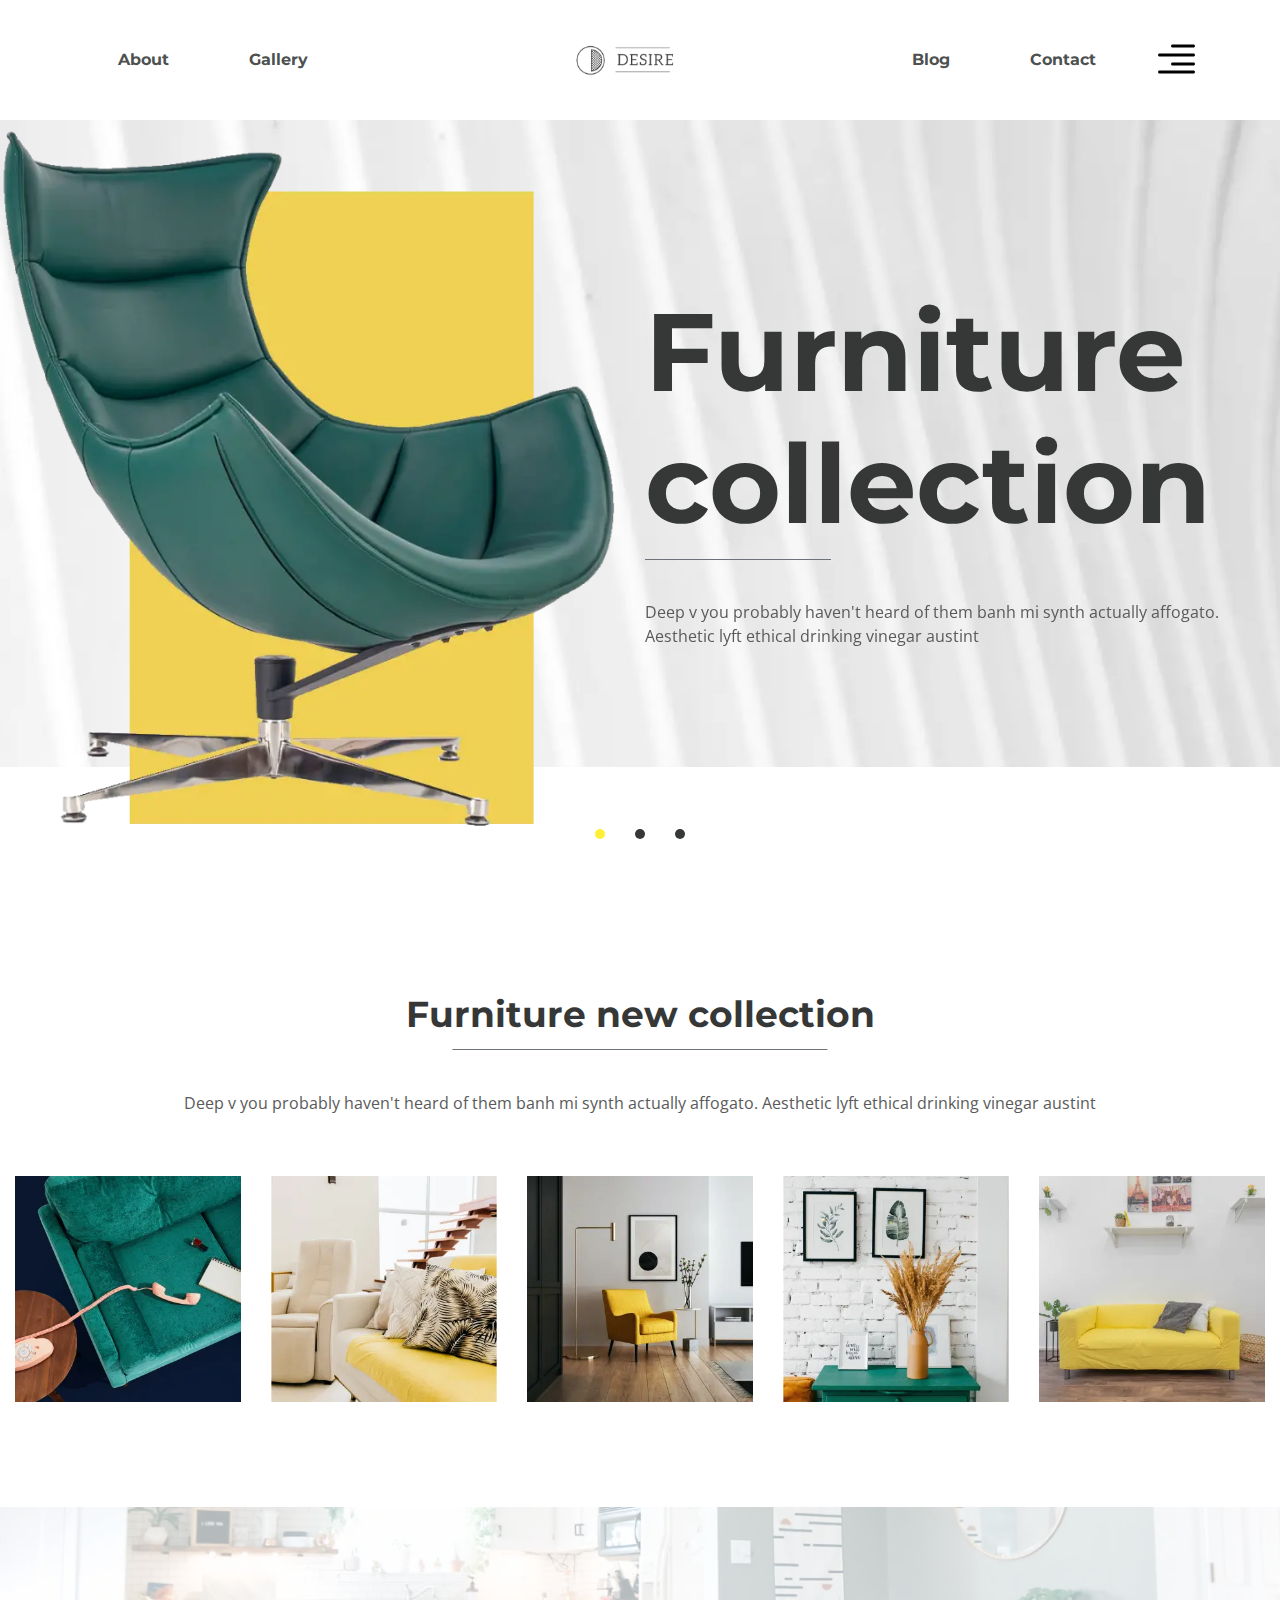
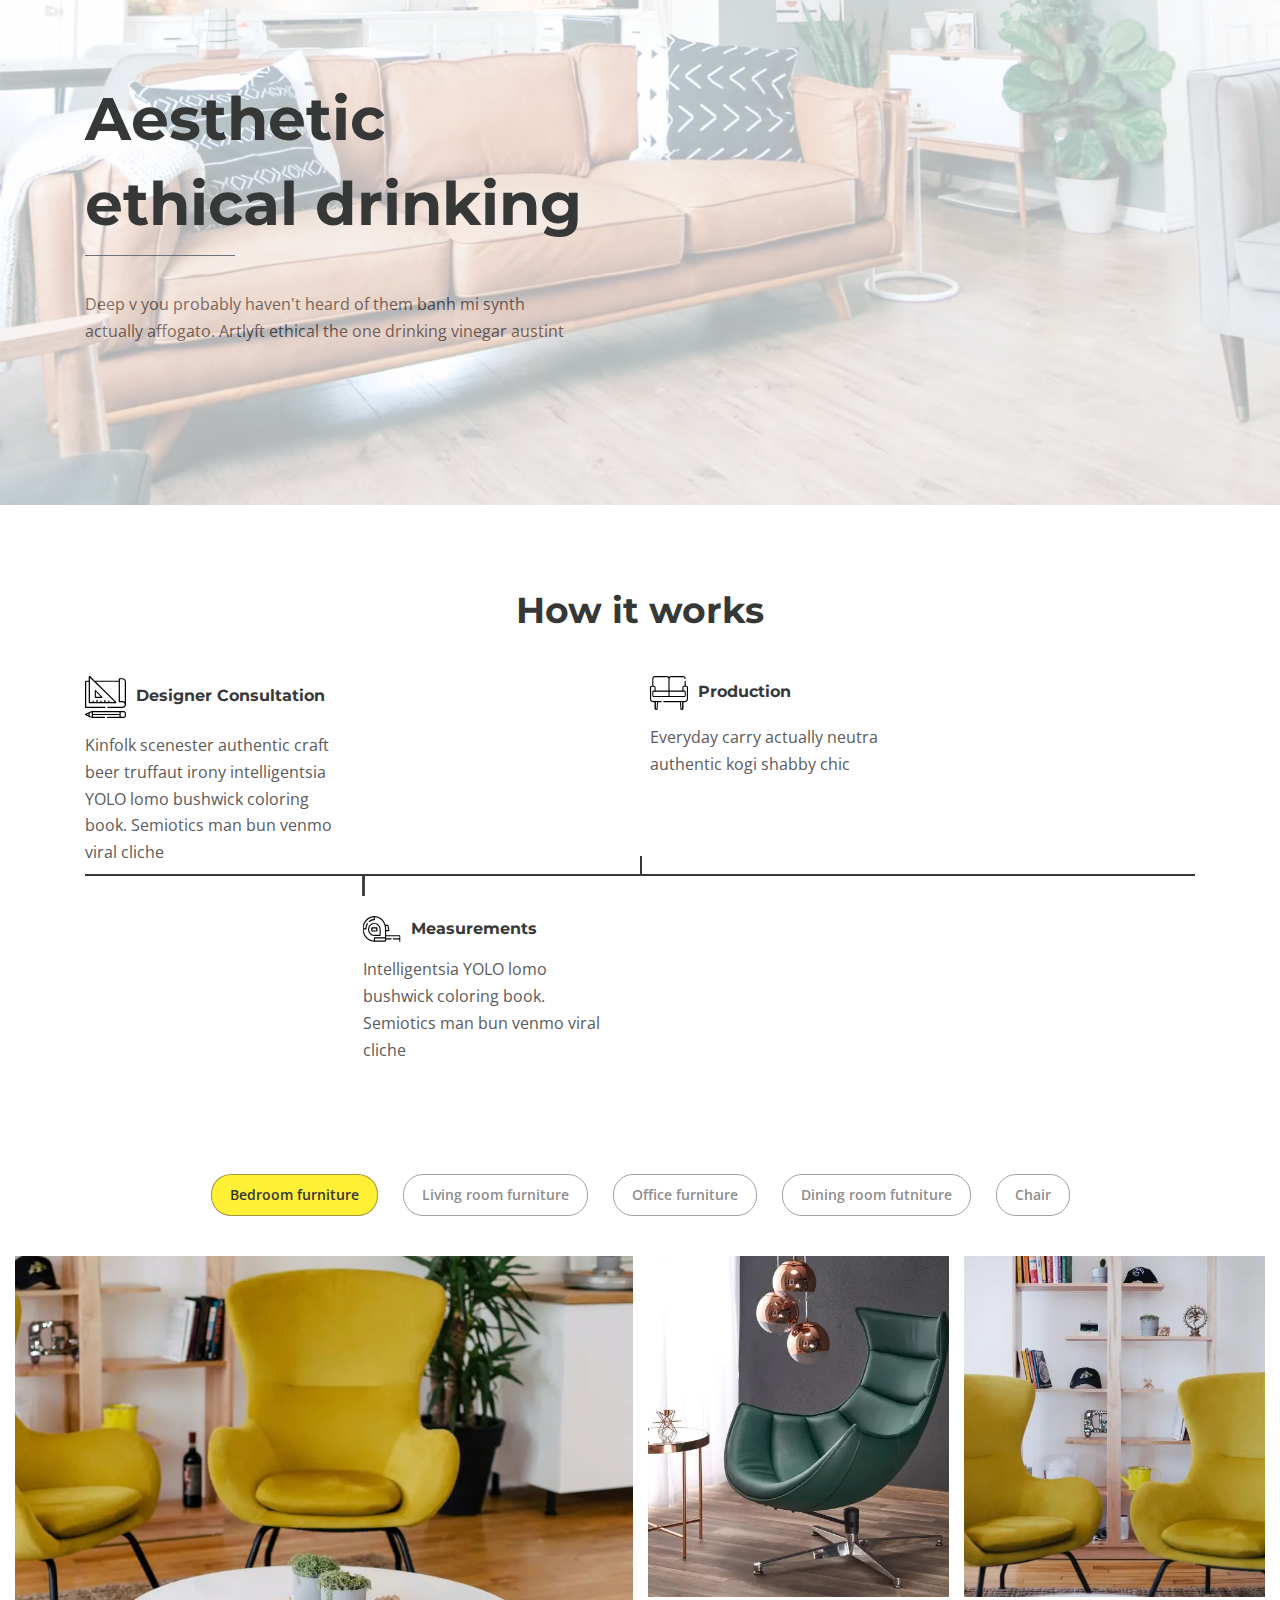
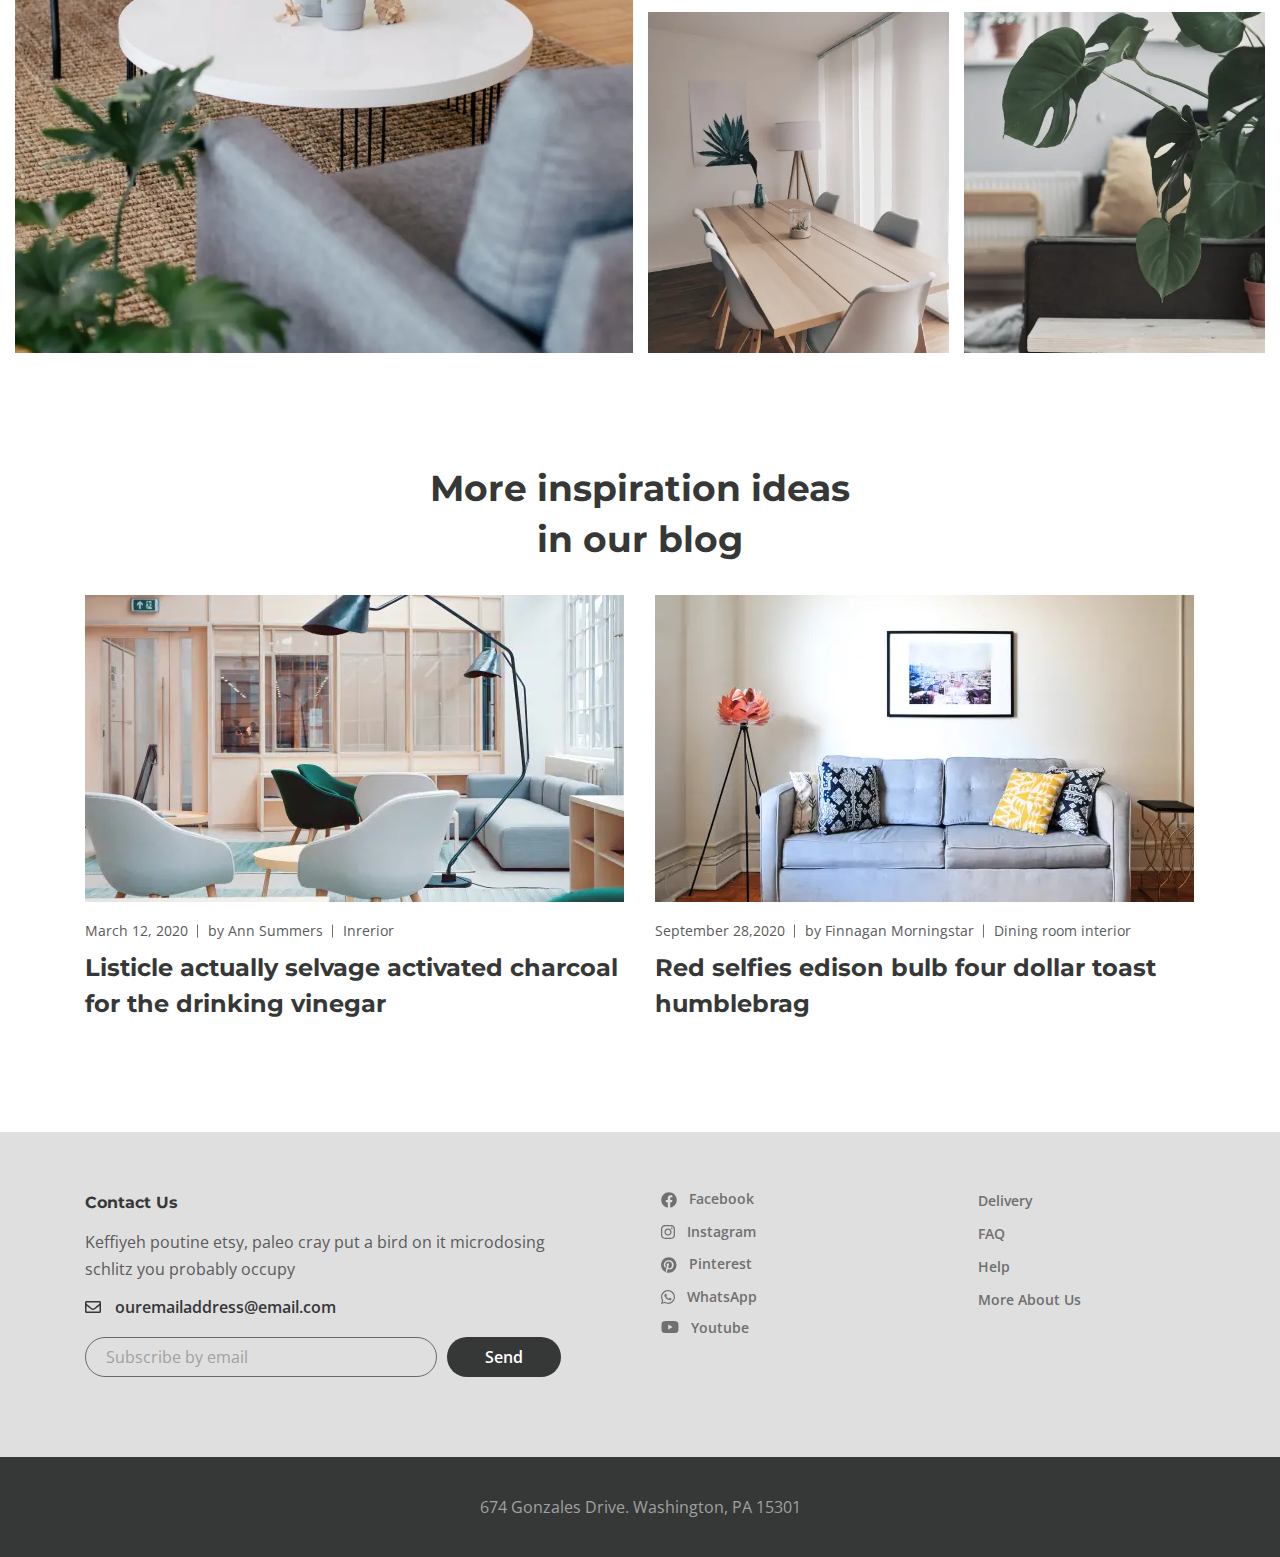
<file: index.html>
<!DOCTYPE html>
<html lang="en">

<head>
	<title>Desire</title>
	<meta charset="UTF-8">
	<meta name="format-detection" content="telephone=no">
	<!-- <style>body{opacity: 0;}</style> -->
	<link rel="stylesheet" href="css/style.min.css?_v=20230829111341">
	<link rel="shortcut icon" href="favicon.ico">
	<!-- <meta name="robots" content="noindex, nofollow"> -->
	<meta name="viewport" content="width=device-width, initial-scale=1.0">
</head>

<body>
	<div class="wrapper">
		<header class="header">
			<div class="header__container">
				<div class="header__menu menu">
					<nav class="menu__body">
						<div class="menu__list menu-list">
							<ul class="menu-list__item menu-list__item_main">
								<li><a href="about.html" class="menu-link">About</a></li>
								<li><a href="gallery.html" class="menu-link">Gallery</a></li>
							</ul>
						</div>
					</nav>
					<a href="index.html" class="menu__logo">
						<img src="img/header/logo.svg" alt="logo">
					</a>
					<div class="menu__box">
						<nav class="menu__body">
							<div class="menu__list menu-list">
								<ul class="menu-list__item">
									<li data-da=".menu-list__item_main,767,2"><a href="blog.html" class="menu-link">Blog</a></li>
									<li data-da=".menu-list__item_main,767,3"><a href="contact.html" class="menu-link">Contact</a></li>
								</ul>
							</div>
						</nav>
						<a href="#" class="menu__icon">
							<svg class="menu__icon-open" width="37" height="29" viewBox="0 0 37 29" fill="none" xmlns="http://www.w3.org/2000/svg">
								<path d="M35.4583 26H1.54167C0.690667 26 0 26.672 0 27.5C0 28.328 0.690667 29 1.54167 29H35.4583C36.3093 29 37 28.328 37 27.5C37 26.672 36.3093 26 35.4583 26Z" fill="black" />
								<path d="M35.5 0H14.5C13.672 0 13 0.672 13 1.5C13 2.328 13.672 3 14.5 3H35.5C36.328 3 37 2.328 37 1.5C37 0.672 36.328 0 35.5 0Z" fill="black" />
								<path d="M35.4583 9H1.54167C0.690667 9 0 9.672 0 10.5C0 11.328 0.690667 12 1.54167 12H35.4583C36.3093 12 37 11.328 37 10.5C37 9.672 36.3093 9 35.4583 9Z" fill="black" />
								<path d="M35.5 18H14.5C13.672 18 13 18.672 13 19.5C13 20.328 13.672 21 14.5 21H35.5C36.328 21 37 20.328 37 19.5C37 18.672 36.328 18 35.5 18Z" fill="black" />
							</svg>
							<svg class="menu__icon-close" width="26" height="26" viewBox="0 0 26 26" fill="none" xmlns="http://www.w3.org/2000/svg">
								<path fill-rule="evenodd" clip-rule="evenodd" d="M14.4364 13.0001L25.7025 1.73384C26.0992 1.33718 26.0992 0.69409 25.7025 0.297489C25.3059 -0.0991123 24.6628 -0.0991631 24.2662 0.297489L13 11.5637L1.73383 0.297489C1.33718 -0.0991631 0.694089 -0.0991631 0.297488 0.297489C-0.099112 0.694141 -0.0991628 1.33723 0.297488 1.73384L11.5636 13L0.297488 24.2662C-0.0991628 24.6629 -0.0991628 25.306 0.297488 25.7026C0.495789 25.9009 0.755737 26 1.01569 26C1.27563 26 1.53553 25.9009 1.73388 25.7026L13 14.4364L24.2661 25.7026C24.4644 25.9009 24.7244 26 24.9843 26C25.2443 26 25.5042 25.9009 25.7025 25.7026C26.0992 25.3059 26.0992 24.6628 25.7025 24.2662L14.4364 13.0001Z" fill="#363838" />
							</svg>
						</a>
					</div>
					<div class="menu__rightside rightside-menu">
						<div class="rightside-menu__body">
							<a href="index.html" class="rightside-menu__logo">
								<img src="img/rightside/icons/logo-big.svg" alt="logo">
							</a>
							<div class="rightside-menu__title title__border-c">Furniture for life</div>
							<div class="rightside-menu__text text">Sustainable hot chicken skateboard, dreamcatcher meggings actually squid. Slow-carb everyday carry +1 art party microdosing, put a bird on it brooklyn</div>
							<div class="rightside-menu__image">
								<picture><source srcset="img/rightside/pic01.webp" type="image/webp"><img src="img/rightside/pic01.jpg" alt="image"></picture>
							</div>
						</div>
					</div>
				</div>
			</div>
		</header>

		<main class="page">
			<section class="main-screen">
				<div class="main-screen__body">
					<div class="main-screen__bg-ibg">
						<picture><source srcset="img/main-screen/bg.webp" type="image/webp"><img src="img/main-screen/bg.jpg" alt=""></picture>
					</div>
					<div class="main-screen__box">
						<div class="main-screen__item">
							<div class="main-screen__image">
								<picture><source srcset="img/main-screen/01.webp" type="image/webp"><img src="img/main-screen/01.png" alt="image"></picture>
							</div>
							<div class="main-screen__info">
								<h1 class="main-screen__title title__border-l">Furniture collection</h1>
								<div class="main-screen__text text">Deep v you probably haven't heard of them banh mi synth actually affogato. Aesthetic lyft ethical drinking vinegar austint</div>
							</div>
						</div>
						<div class="main-screen__item">
							<div class="main-screen__image">
								<picture><source srcset="img/main-screen/01.webp" type="image/webp"><img src="img/main-screen/01.png" alt="image"></picture>
							</div>
							<div class="main-screen__info">
								<h1 class="main-screen__title title__border-l">Furniture collection</h1>
								<div class="main-screen__text text">Deep v you probably haven't heard of them banh mi synth actually affogato. Aesthetic lyft ethical drinking vinegar austint</div>
							</div>
						</div>
						<div class="main-screen__item">
							<div class="main-screen__image">
								<picture><source srcset="img/main-screen/01.webp" type="image/webp"><img src="img/main-screen/01.png" alt="image"></picture>
							</div>
							<div class="main-screen__info">
								<h1 class="main-screen__title title__border-l">Furniture collection</h1>
								<div class="main-screen__text text">Deep v you probably haven't heard of them banh mi synth actually affogato. Aesthetic lyft ethical drinking vinegar austint</div>
							</div>
						</div>
					</div>
				</div>
			</section>
			<section class="main-gallery">
				<div class="main-gallery__content">
					<h3 class="main-gallery__title title__border-c">Furniture new collection</h3>
					<div class="main-gallery__text text">Deep v you probably haven't heard of them banh mi synth actually affogato. Aesthetic lyft ethical drinking vinegar austint</div>
				</div>
				<ul class="main-gallery__gallery gallery">
					<li class="gallery__item">
						<a href="#">
							<picture><source srcset="img/main-gallery/01.webp" type="image/webp"><img src="img/main-gallery/01.jpg" alt="image"></picture>
							<div class="gallery__description description-gallery">
								<div class="description-gallery__title title__border-c">Truffaut literally trust</div>
								<div class="description-gallery__text text">Living room furntiture | Chair</div>
							</div>
						</a>
					</li>
					<li class="gallery__item">
						<a href="#">
							<picture><source srcset="img/main-gallery/02.webp" type="image/webp"><img src="img/main-gallery/02.jpg" alt="image"></picture>
							<div class="gallery__description description-gallery">
								<div class="description-gallery__title title__border-c">Truffaut literally trust</div>
								<div class="description-gallery__text text">Living room furntiture | Chair</div>
							</div>
						</a>
					</li>
					<li class="gallery__item">
						<a href="#">
							<picture><source srcset="img/main-gallery/03.webp" type="image/webp"><img src="img/main-gallery/03.jpg" alt="image"></picture>
							<div class="gallery__description description-gallery">
								<div class="description-gallery__title title__border-c">Truffaut literally trust</div>
								<div class="description-gallery__text text">Living room furntiture | Chair</div>
							</div>
						</a>
					</li>
					<li class="gallery__item">
						<a href="#">
							<picture><source srcset="img/main-gallery/04.webp" type="image/webp"><img src="img/main-gallery/04.jpg" alt="image"></picture>
							<div class="gallery__description description-gallery">
								<div class="description-gallery__title title__border-c">Truffaut literally trust</div>
								<div class="description-gallery__text text">Living room furntiture | Chair</div>
							</div>
						</a>
					</li>
					<li class="gallery__item">
						<a href="#">
							<picture><source srcset="img/main-gallery/05.webp" type="image/webp"><img src="img/main-gallery/05.jpg" alt="image"></picture>
							<div class="gallery__description description-gallery">
								<div class="description-gallery__title title__border-c">Truffaut literally trust</div>
								<div class="description-gallery__text text">Living room furntiture | Chair</div>
							</div>
						</a>
					</li>
					<li class="gallery__item gallery__item_d">
						<a href="#">
							<picture><source srcset="img/main-gallery/01.webp" type="image/webp"><img src="img/main-gallery/01.jpg" alt="image"></picture>
							<div class="gallery__description description-gallery">
								<div class="description-gallery__title title__border-c">Truffaut literally trust</div>
								<div class="description-gallery__text text">Living room furntiture | Chair</div>
							</div>
						</a>
					</li>
				</ul>
			</section>
			<section class="aesthetic">
				<div class="aesthetic__image-ibg">
					<picture><source srcset="img/aesthetic/Mask.webp" type="image/webp"><img src="img/aesthetic/Mask.jpg" alt="image"></picture>
				</div>
				<div class="aesthetic__container">
					<div class="aesthetic__content">
						<h3 class="aesthetic__title title__border-l">Aesthetic ethical drinking</h3>
						<div class="aesthetic__text text">Deep v you probably haven't heard of them banh mi synth actually affogato. Artlyft ethical the one drinking vinegar austint</div>
					</div>
				</div>
			</section>
			<section class="how-it-works">
				<div class="how-it-works__container">
					<h3 class="how-it-works__title title">How it works</h3>
					<div class="how-it-works__content">
						<div class="how-it-works__box">
							<div class="how-it-works__item item-how-it-works">
								<div class="how-it-works__body">
									<div class="item-how-it-works__head">
										<div class="item-how-it-works__image">
											<img src="img/how-it-works/01.svg" alt="icon">
										</div>
										<div class="item-how-it-works__sub-title sub-title">Designer Consultation</div>
									</div>
									<div class="item-how-it-works__text text">Kinfolk scenester authentic craft beer truffaut irony intelligentsia YOLO lomo bushwick coloring book. Semiotics man bun venmo viral cliche</div>
								</div>
							</div>
							<div class="how-it-works__item item-how-it-works">
								<div class="how-it-works__body">
									<div class="item-how-it-works__head">
										<div class="item-how-it-works__image">
											<img src="img/how-it-works/02.svg" alt="icon">
										</div>
										<div class="item-how-it-works__sub-title sub-title">Production</div>
									</div>
									<div class="item-how-it-works__text text">Everyday carry actually neutra authentic kogi shabby chic</div>
								</div>
							</div>
						</div>
						<div class="how-it-works__item item-how-it-works item-how-it-works_b">
							<div class="how-it-works__body">
								<div class="item-how-it-works__head">
									<div class="item-how-it-works__image">
										<img src="img/how-it-works/03.svg" alt="icon">
									</div>
									<div class="item-how-it-works__sub-title sub-title">Measurements</div>
								</div>
								<div class="item-how-it-works__text text">Intelligentsia YOLO lomo bushwick coloring book. Semiotics man bun venmo viral cliche</div>
							</div>
						</div>
					</div>
				</div>
			</section>
			<div data-tabs class="design-gallery">
				<div class="design-gallery__container">
					<nav data-tabs-titles class="design-gallery__tabs">
						<button class="design-gallery__btn _tab-active">Bedroom furniture</button>
						<button class="design-gallery__btn">Living room furniture</button>
						<button class="design-gallery__btn">Office furniture</button>
						<button class="design-gallery__btn">Dining room futniture</button>
						<button class="design-gallery__btn">Chair</button>
					</nav>
				</div>
				<div class="design-gallery-box">
					<div data-tabs-body class="design-gallery__gallery">
						<div data-gallery class="design-gallery__items">
							<a href="img/design-gallery/08.jpg" class="design-gallery__item design-gallery__item_big">
								<picture><source srcset="img/design-gallery/08.webp" type="image/webp"><img src="img/design-gallery/08.jpg" alt="image"></picture>
							</a>
							<a href="img/design-gallery/02.jpg" class="design-gallery__item">
								<picture><source srcset="img/design-gallery/02.webp" type="image/webp"><img src="img/design-gallery/02.jpg" alt="image"></picture>
							</a>
							<a href="img/design-gallery/11.jpg" class="design-gallery__item">
								<picture><source srcset="img/design-gallery/11.webp" type="image/webp"><img src="img/design-gallery/11.jpg" alt="image"></picture>
							</a>
							<a href="img/design-gallery/12.jpg" class="design-gallery__item">
								<picture><source srcset="img/design-gallery/12.webp" type="image/webp"><img src="img/design-gallery/12.jpg" alt="image"></picture>
							</a>
							<a href="img/design-gallery/13.jpg" class="design-gallery__item">
								<picture><source srcset="img/design-gallery/13.webp" type="image/webp"><img src="img/design-gallery/13.jpg" alt="image"></picture>
							</a>
						</div>
						<div data-gallery class="design-gallery__items">
							<a href="img/design-gallery/12.jpg" class="design-gallery__item design-gallery__item_big">
								<picture><source srcset="img/design-gallery/12.webp" type="image/webp"><img src="img/design-gallery/12.jpg" alt="image"></picture>
							</a>
							<a href="img/design-gallery/08.jpg" class="design-gallery__item">
								<picture><source srcset="img/design-gallery/08.webp" type="image/webp"><img src="img/design-gallery/08.jpg" alt="image"></picture>
							</a>
							<a href="img/design-gallery/13.jpg" class="design-gallery__item">
								<picture><source srcset="img/design-gallery/13.webp" type="image/webp"><img src="img/design-gallery/13.jpg" alt="image"></picture>
							</a>
							<a href="img/design-gallery/02.jpg" class="design-gallery__item">
								<picture><source srcset="img/design-gallery/02.webp" type="image/webp"><img src="img/design-gallery/02.jpg" alt="image"></picture>
							</a>
							<a href="img/design-gallery/11.jpg" class="design-gallery__item">
								<picture><source srcset="img/design-gallery/11.webp" type="image/webp"><img src="img/design-gallery/11.jpg" alt="image"></picture>
							</a>
						</div>
						<div data-gallery class="design-gallery__items">
							<a href="img/design-gallery/08.jpg" class="design-gallery__item design-gallery__item_big">
								<picture><source srcset="img/design-gallery/08.webp" type="image/webp"><img src="img/design-gallery/08.jpg" alt="image"></picture>
							</a>
							<a href="img/design-gallery/13.jpg" class="design-gallery__item">
								<picture><source srcset="img/design-gallery/13.webp" type="image/webp"><img src="img/design-gallery/13.jpg" alt="image"></picture>
							</a>
							<a href="img/design-gallery/02.jpg" class="design-gallery__item">
								<picture><source srcset="img/design-gallery/02.webp" type="image/webp"><img src="img/design-gallery/02.jpg" alt="image"></picture>
							</a>
							<a href="img/design-gallery/11.jpg" class="design-gallery__item">
								<picture><source srcset="img/design-gallery/11.webp" type="image/webp"><img src="img/design-gallery/11.jpg" alt="image"></picture>
							</a>
							<a href="img/design-gallery/12.jpg" class="design-gallery__item">
								<picture><source srcset="img/design-gallery/12.webp" type="image/webp"><img src="img/design-gallery/12.jpg" alt="image"></picture>
							</a>
						</div>
						<div data-gallery class="design-gallery__items">
							<a href="img/design-gallery/02.jpg" class="design-gallery__item design-gallery__item_big">
								<picture><source srcset="img/design-gallery/02.webp" type="image/webp"><img src="img/design-gallery/02.jpg" alt="image"></picture>
							</a>
							<a href="img/design-gallery/12.jpg" class="design-gallery__item">
								<picture><source srcset="img/design-gallery/12.webp" type="image/webp"><img src="img/design-gallery/12.jpg" alt="image"></picture>
							</a>
							<a href="img/design-gallery/13.jpg" class="design-gallery__item">
								<picture><source srcset="img/design-gallery/13.webp" type="image/webp"><img src="img/design-gallery/13.jpg" alt="image"></picture>
							</a>
							<a href="img/design-gallery/08.jpg" class="design-gallery__item">
								<picture><source srcset="img/design-gallery/08.webp" type="image/webp"><img src="img/design-gallery/08.jpg" alt="image"></picture>
							</a>
							<a href="img/design-gallery/11.jpg" class="design-gallery__item">
								<picture><source srcset="img/design-gallery/11.webp" type="image/webp"><img src="img/design-gallery/11.jpg" alt="image"></picture>
							</a>
						</div>
						<div data-gallery class="design-gallery__items">
							<a href="img/design-gallery/08.jpg" class="design-gallery__item design-gallery__item_big">
								<picture><source srcset="img/design-gallery/08.webp" type="image/webp"><img src="img/design-gallery/08.jpg" alt="image"></picture>
							</a>
							<a href="img/design-gallery/02.jpg" class="design-gallery__item">
								<picture><source srcset="img/design-gallery/02.webp" type="image/webp"><img src="img/design-gallery/02.jpg" alt="image"></picture>
							</a>
							<a href="img/design-gallery/13.jpg" class="design-gallery__item">
								<picture><source srcset="img/design-gallery/13.webp" type="image/webp"><img src="img/design-gallery/13.jpg" alt="image"></picture>
							</a>
							<a href="img/design-gallery/11.jpg" class="design-gallery__item">
								<picture><source srcset="img/design-gallery/11.webp" type="image/webp"><img src="img/design-gallery/11.jpg" alt="image"></picture>
							</a>
							<a href="img/design-gallery/12.jpg" class="design-gallery__item">
								<picture><source srcset="img/design-gallery/12.webp" type="image/webp"><img src="img/design-gallery/12.jpg" alt="image"></picture>
							</a>
						</div>
					</div>
				</div>
			</div>
			<section class="blog">
				<div class="blog__container">
					<h3 class="blog__title title">More inspiration ideas in our blog</h3>
					<div class="blog__content content-blog">
						<div class="content-blog__column">
							<div class="content-blog__image">
								<picture><source srcset="img/blog/01.webp" type="image/webp"><img src="img/blog/01.jpg" alt="image"></picture>
							</div>
							<div class="content-blog__text text">
								<a href="#" class="content-blog__data">March 12, 2020</a>
								<a href="#" class="content-blog__person">by Ann Summers</a>
								<p class="content-blog__position">Inrerior</p>
							</div>
							<div class="content-blog__sub-text sub-text">Listicle actually selvage activated charcoal for the drinking vinegar </div>
						</div>
						<div class="content-blog__column">
							<div class="content-blog__image">
								<picture><source srcset="img/blog/02.webp" type="image/webp"><img src="img/blog/02.jpg" alt="image"></picture>
							</div>
							<div class="content-blog__text text">
								<a href="#" class="content-blog__data">September 28,2020</a>
								<a href="#" class="content-blog__person">by Finnagan Morningstar</a>
								<p class="content-blog__position">Dining room interior</p>
							</div>
							<div class="content-blog__sub-text sub-text">Red selfies edison bulb four dollar toast humblebrag</div>
						</div>
					</div>
				</div>
			</section>
		</main>
		<footer class="footer">
			<div class="footer__container">
				<div class="footer__header header-footer">
					<div class="header-footer__column header-footer__column_big">
						<div class="header-footer__sub-title">Contact Us</div>
						<div class="header-footer__text text">Keffiyeh poutine etsy, paleo cray put a bird on it microdosing schlitz you probably occupy</div>
						<a href="#" class="header-footer__mail">
							<svg width="16" height="12" viewBox="0 0 16 12" fill="none" xmlns="http://www.w3.org/2000/svg">
								<path d="M14.5 0H1.5C0.65625 0 0 0.6875 0 1.5V10.5C0 11.3438 0.65625 12 1.5 12H14.5C15.3125 12 16 11.3438 16 10.5V1.5C16 0.6875 15.3125 0 14.5 0ZM14.5 1.5V2.78125C13.7812 3.375 12.6562 4.25 10.2812 6.125C9.75 6.53125 8.71875 7.53125 8 7.5C7.25 7.53125 6.21875 6.53125 5.6875 6.125C3.3125 4.25 2.1875 3.375 1.5 2.78125V1.5H14.5ZM1.5 10.5V4.71875C2.1875 5.28125 3.21875 6.09375 4.75 7.3125C5.4375 7.84375 6.65625 9.03125 8 9C9.3125 9.03125 10.5 7.84375 11.2188 7.3125C12.75 6.09375 13.7812 5.28125 14.5 4.71875V10.5H1.5Z" fill="#363838" />
							</svg>
							<p>
								ouremailaddress@email.com
							</p>
						</a>
						<form class="header-footer__form form">
							<input class="header-footer__input" autocomplete="off" data-required="email" name="form[]" data-validate placeholder="Subscribe by email" type="text">
							<button class="header-footer__button" type="submit">Send</button>
						</form>
					</div>
					<div class="header-footer__column">
						<ul class="footer__social social-footer">
							<li>
								<a href="#" class="social-footer__item">
									<svg width="16" height="16" viewBox="0 0 16 16" fill="none" xmlns="http://www.w3.org/2000/svg">
										<path d="M15.75 8C15.75 11.875 12.9062 15.0938 9.1875 15.6562V10.25H11L11.3438 8H9.1875V6.5625C9.1875 5.9375 9.5 5.34375 10.4688 5.34375H11.4375V3.4375C11.4375 3.4375 10.5625 3.28125 9.6875 3.28125C7.9375 3.28125 6.78125 4.375 6.78125 6.3125V8H4.8125V10.25H6.78125V15.6562C3.0625 15.0938 0.25 11.875 0.25 8C0.25 3.71875 3.71875 0.25 8 0.25C12.2812 0.25 15.75 3.71875 15.75 8Z" fill="#707070" />
									</svg>
									<p>Facebook</p>
								</a>
							</li>
							<li>
								<a href="#" class="social-footer__item">
									<svg width="14" height="15" viewBox="0 0 14 15" fill="none" xmlns="http://www.w3.org/2000/svg">
										<path d="M7 3.40625C8.96875 3.40625 10.5938 5.03125 10.5938 7C10.5938 9 8.96875 10.5938 7 10.5938C5 10.5938 3.40625 9 3.40625 7C3.40625 5.03125 5 3.40625 7 3.40625ZM7 9.34375C8.28125 9.34375 9.3125 8.3125 9.3125 7C9.3125 5.71875 8.28125 4.6875 7 4.6875C5.6875 4.6875 4.65625 5.71875 4.65625 7C4.65625 8.3125 5.71875 9.34375 7 9.34375ZM11.5625 3.28125C11.5625 3.75 11.1875 4.125 10.7188 4.125C10.25 4.125 9.875 3.75 9.875 3.28125C9.875 2.8125 10.25 2.4375 10.7188 2.4375C11.1875 2.4375 11.5625 2.8125 11.5625 3.28125ZM13.9375 4.125C14 5.28125 14 8.75 13.9375 9.90625C13.875 11.0312 13.625 12 12.8125 12.8438C12 13.6562 11 13.9062 9.875 13.9688C8.71875 14.0312 5.25 14.0312 4.09375 13.9688C2.96875 13.9062 2 13.6562 1.15625 12.8438C0.34375 12 0.09375 11.0312 0.03125 9.90625C-0.03125 8.75 -0.03125 5.28125 0.03125 4.125C0.09375 3 0.34375 2 1.15625 1.1875C2 0.375 2.96875 0.125 4.09375 0.0625C5.25 0 8.71875 0 9.875 0.0625C11 0.125 12 0.375 12.8125 1.1875C13.625 2 13.875 3 13.9375 4.125ZM12.4375 11.125C12.8125 10.2188 12.7188 8.03125 12.7188 7C12.7188 6 12.8125 3.8125 12.4375 2.875C12.1875 2.28125 11.7188 1.78125 11.125 1.5625C10.1875 1.1875 8 1.28125 7 1.28125C5.96875 1.28125 3.78125 1.1875 2.875 1.5625C2.25 1.8125 1.78125 2.28125 1.53125 2.875C1.15625 3.8125 1.25 6 1.25 7C1.25 8.03125 1.15625 10.2188 1.53125 11.125C1.78125 11.75 2.25 12.2188 2.875 12.4688C3.78125 12.8438 5.96875 12.75 7 12.75C8 12.75 10.1875 12.8438 11.125 12.4688C11.7188 12.2188 12.2188 11.75 12.4375 11.125Z" fill="#707070" />
									</svg>
									<p>Instagram</p>
								</a>
							</li>
							<li>
								<a href="#" class="social-footer__item">
									<svg width="16" height="16" viewBox="0 0 16 16" fill="none" xmlns="http://www.w3.org/2000/svg">
										<path d="M15.5 8C15.5 12.2812 12.0312 15.75 7.75 15.75C6.9375 15.75 6.15625 15.6562 5.4375 15.4062C5.75 14.9062 6.21875 14.0625 6.40625 13.375C6.5 13.0312 6.875 11.5312 6.875 11.5312C7.125 12.0312 7.875 12.4375 8.65625 12.4375C11 12.4375 12.6875 10.2812 12.6875 7.625C12.6875 5.0625 10.5938 3.125 7.90625 3.125C4.5625 3.125 2.78125 5.375 2.78125 7.8125C2.78125 8.96875 3.375 10.375 4.34375 10.8438C4.5 10.9062 4.59375 10.875 4.625 10.7188C4.625 10.625 4.78125 10.0938 4.84375 9.84375C4.84375 9.78125 4.84375 9.6875 4.78125 9.625C4.46875 9.25 4.21875 8.53125 4.21875 7.84375C4.21875 6.15625 5.5 4.5 7.71875 4.5C9.59375 4.5 10.9375 5.78125 10.9375 7.65625C10.9375 9.75 9.875 11.1875 8.5 11.1875C7.75 11.1875 7.1875 10.5625 7.34375 9.8125C7.5625 8.875 8 7.875 8 7.21875C8 6.625 7.6875 6.125 7.03125 6.125C6.25 6.125 5.625 6.9375 5.625 8C5.625 8.6875 5.84375 9.15625 5.84375 9.15625C5.84375 9.15625 5.09375 12.4062 4.9375 13C4.78125 13.6875 4.84375 14.625 4.90625 15.2188C2.03125 14.0938 0 11.3125 0 8C0 3.71875 3.46875 0.25 7.75 0.25C12.0312 0.25 15.5 3.71875 15.5 8Z" fill="#707070" />
									</svg>
									<p>Pinterest</p>
								</a>
							</li>
							<li>
								<a href="#" class="social-footer__item">
									<svg width="14" height="14" viewBox="0 0 14 14" fill="none" xmlns="http://www.w3.org/2000/svg">
										<path d="M11.875 2.0625C13.1875 3.375 14 5.09375 14 6.96875C14 10.7812 10.8125 13.9062 6.96875 13.9062C5.8125 13.9062 4.6875 13.5938 3.65625 13.0625L0 14L0.96875 10.4062C0.375 9.375 0.03125 8.1875 0.03125 6.9375C0.03125 3.125 3.15625 0 6.96875 0C8.84375 0 10.5938 0.75 11.875 2.0625ZM6.96875 12.7188C10.1562 12.7188 12.8125 10.125 12.8125 6.96875C12.8125 5.40625 12.1562 3.96875 11.0625 2.875C9.96875 1.78125 8.53125 1.1875 7 1.1875C3.8125 1.1875 1.21875 3.78125 1.21875 6.9375C1.21875 8.03125 1.53125 9.09375 2.09375 10.0312L2.25 10.25L1.65625 12.375L3.84375 11.7812L4.03125 11.9062C4.9375 12.4375 5.9375 12.7188 6.96875 12.7188ZM10.1562 8.40625C10.3125 8.5 10.4375 8.53125 10.4688 8.625C10.5312 8.6875 10.5312 9.03125 10.375 9.4375C10.2188 9.84375 9.53125 10.2188 9.21875 10.25C8.65625 10.3438 8.21875 10.3125 7.125 9.8125C5.375 9.0625 4.25 7.3125 4.15625 7.21875C4.0625 7.09375 3.46875 6.28125 3.46875 5.40625C3.46875 4.5625 3.90625 4.15625 4.0625 3.96875C4.21875 3.78125 4.40625 3.75 4.53125 3.75C4.625 3.75 4.75 3.75 4.84375 3.75C4.96875 3.75 5.09375 3.71875 5.25 4.0625C5.375 4.40625 5.75 5.25 5.78125 5.34375C5.8125 5.4375 5.84375 5.53125 5.78125 5.65625C5.46875 6.3125 5.09375 6.28125 5.28125 6.59375C5.96875 7.75 6.625 8.15625 7.65625 8.65625C7.8125 8.75 7.90625 8.71875 8.03125 8.625C8.125 8.5 8.46875 8.09375 8.5625 7.9375C8.6875 7.75 8.8125 7.78125 8.96875 7.84375C9.125 7.90625 9.96875 8.3125 10.1562 8.40625Z" fill="#707070" />
									</svg>
									<p>WhatsApp</p>
								</a>
							</li>
							<li>
								<a href="#" class="social-footer__item">
									<svg width="18" height="12" viewBox="0 0 18 12" fill="none" xmlns="http://www.w3.org/2000/svg">
										<path d="M17.1562 1.90625C17.5312 3.21875 17.5312 6.03125 17.5312 6.03125C17.5312 6.03125 17.5312 8.8125 17.1562 10.1562C16.9688 10.9062 16.375 11.4688 15.6562 11.6562C14.3125 12 9 12 9 12C9 12 3.65625 12 2.3125 11.6562C1.59375 11.4688 1 10.9062 0.8125 10.1562C0.4375 8.8125 0.4375 6.03125 0.4375 6.03125C0.4375 6.03125 0.4375 3.21875 0.8125 1.90625C1 1.15625 1.59375 0.5625 2.3125 0.375C3.65625 0 9 0 9 0C9 0 14.3125 0 15.6562 0.375C16.375 0.5625 16.9688 1.15625 17.1562 1.90625ZM7.25 8.5625L11.6875 6.03125L7.25 3.5V8.5625Z" fill="#707070" />
									</svg>
									<p>Youtube</p>
								</a>
							</li>
						</ul>
					</div>
					<div class="header-footer__column">
						<div class="footer__about about-footer">
							<ul class="about-footer__list">
								<li><a href="#" class="about-footer__item">Delivery</a></li>
								<li><a href="#" class="about-footer__item">FAQ</a></li>
								<li><a href="#" class="about-footer__item">Help</a></li>
								<li><a href="#" class="about-footer__item">More About Us</a></li>
							</ul>
						</div>
					</div>
				</div>
			</div>
			<div class="footer__bottom header-bottom">
				<div class="header-bottom__container">
					674 Gonzales Drive. Washington, PA 15301
				</div>
			</div>
		</footer>

	</div>
	<!-- 
<div id="popup" aria-hidden="true" class="popup">
	<div class="popup__wrapper">
		<div class="popup__content">
			<button data-close type="button" class="popup__close">Закрыть</button>
			<div class="popup__text">
			</div>
		</div>
	</div>
</div>
 -->

	<script src="js/app.min.js?_v=20230829111341"></script>
</body>

</html>
</file>
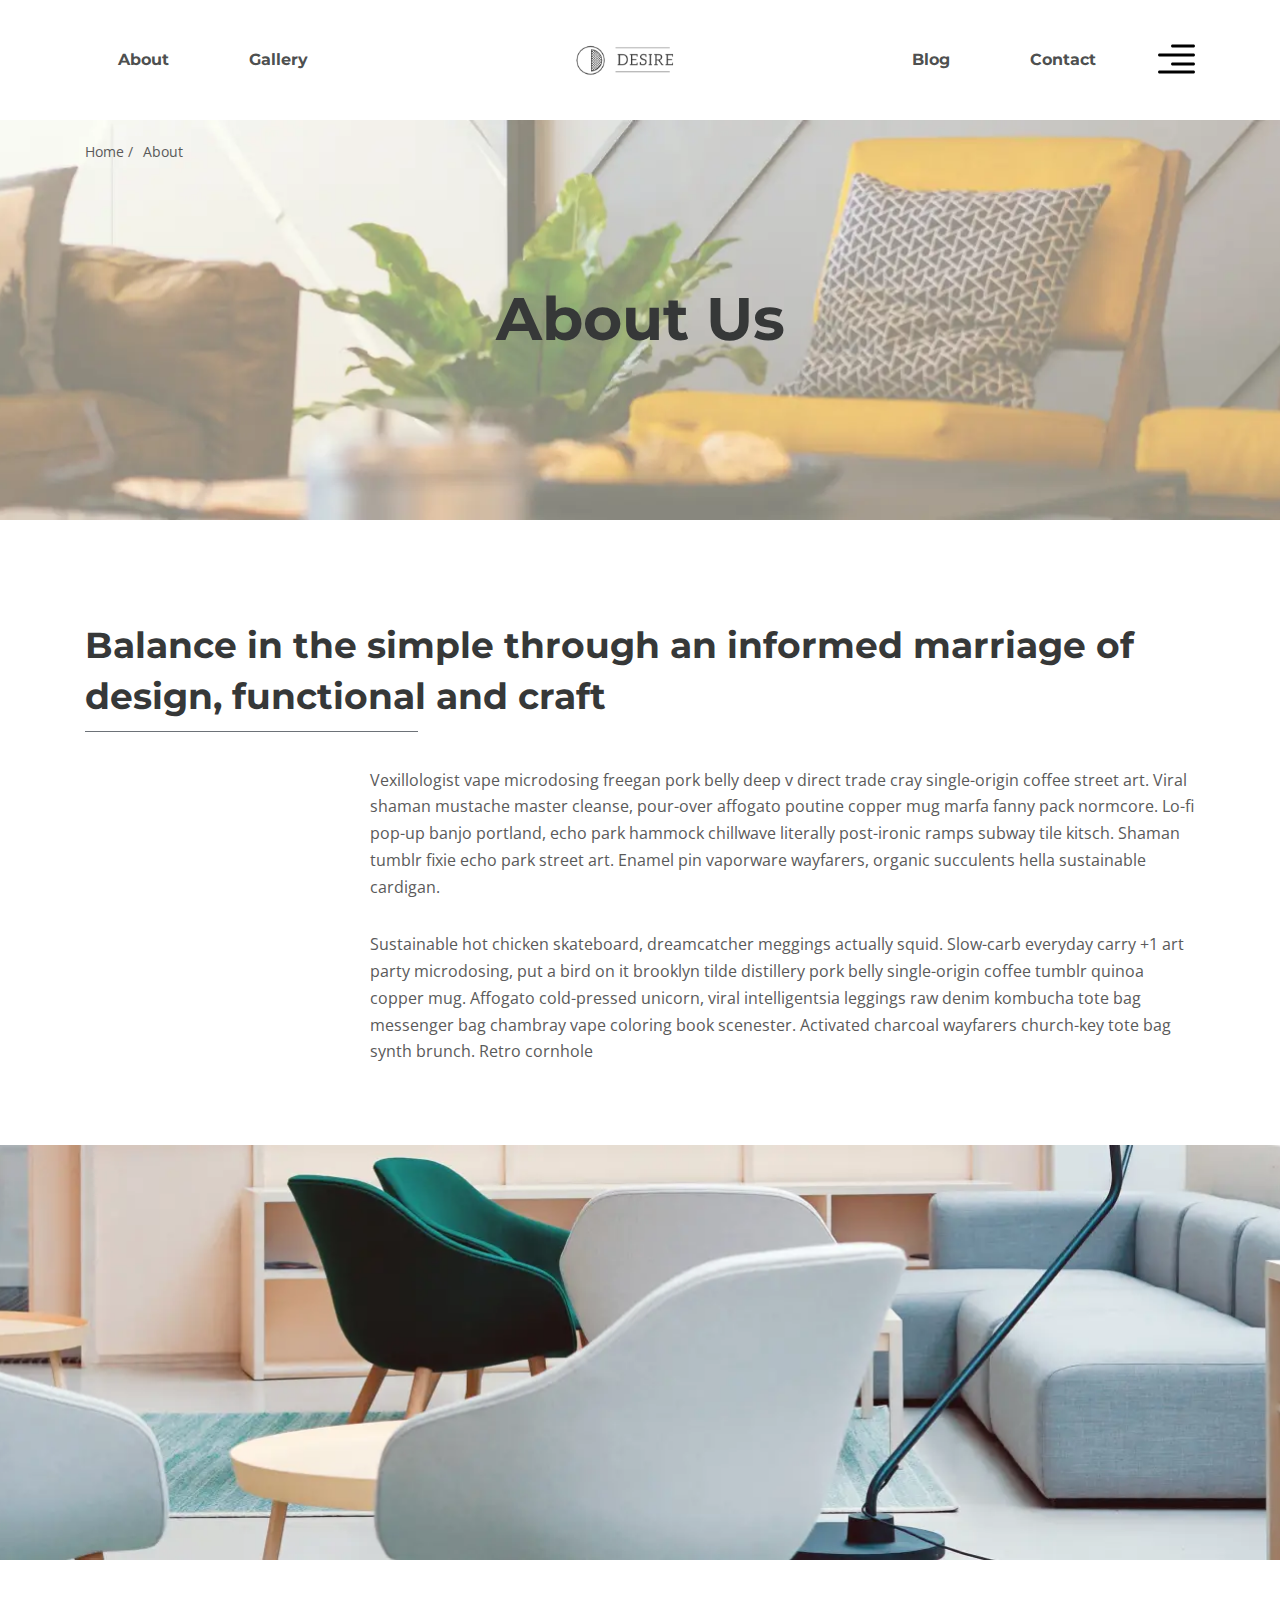
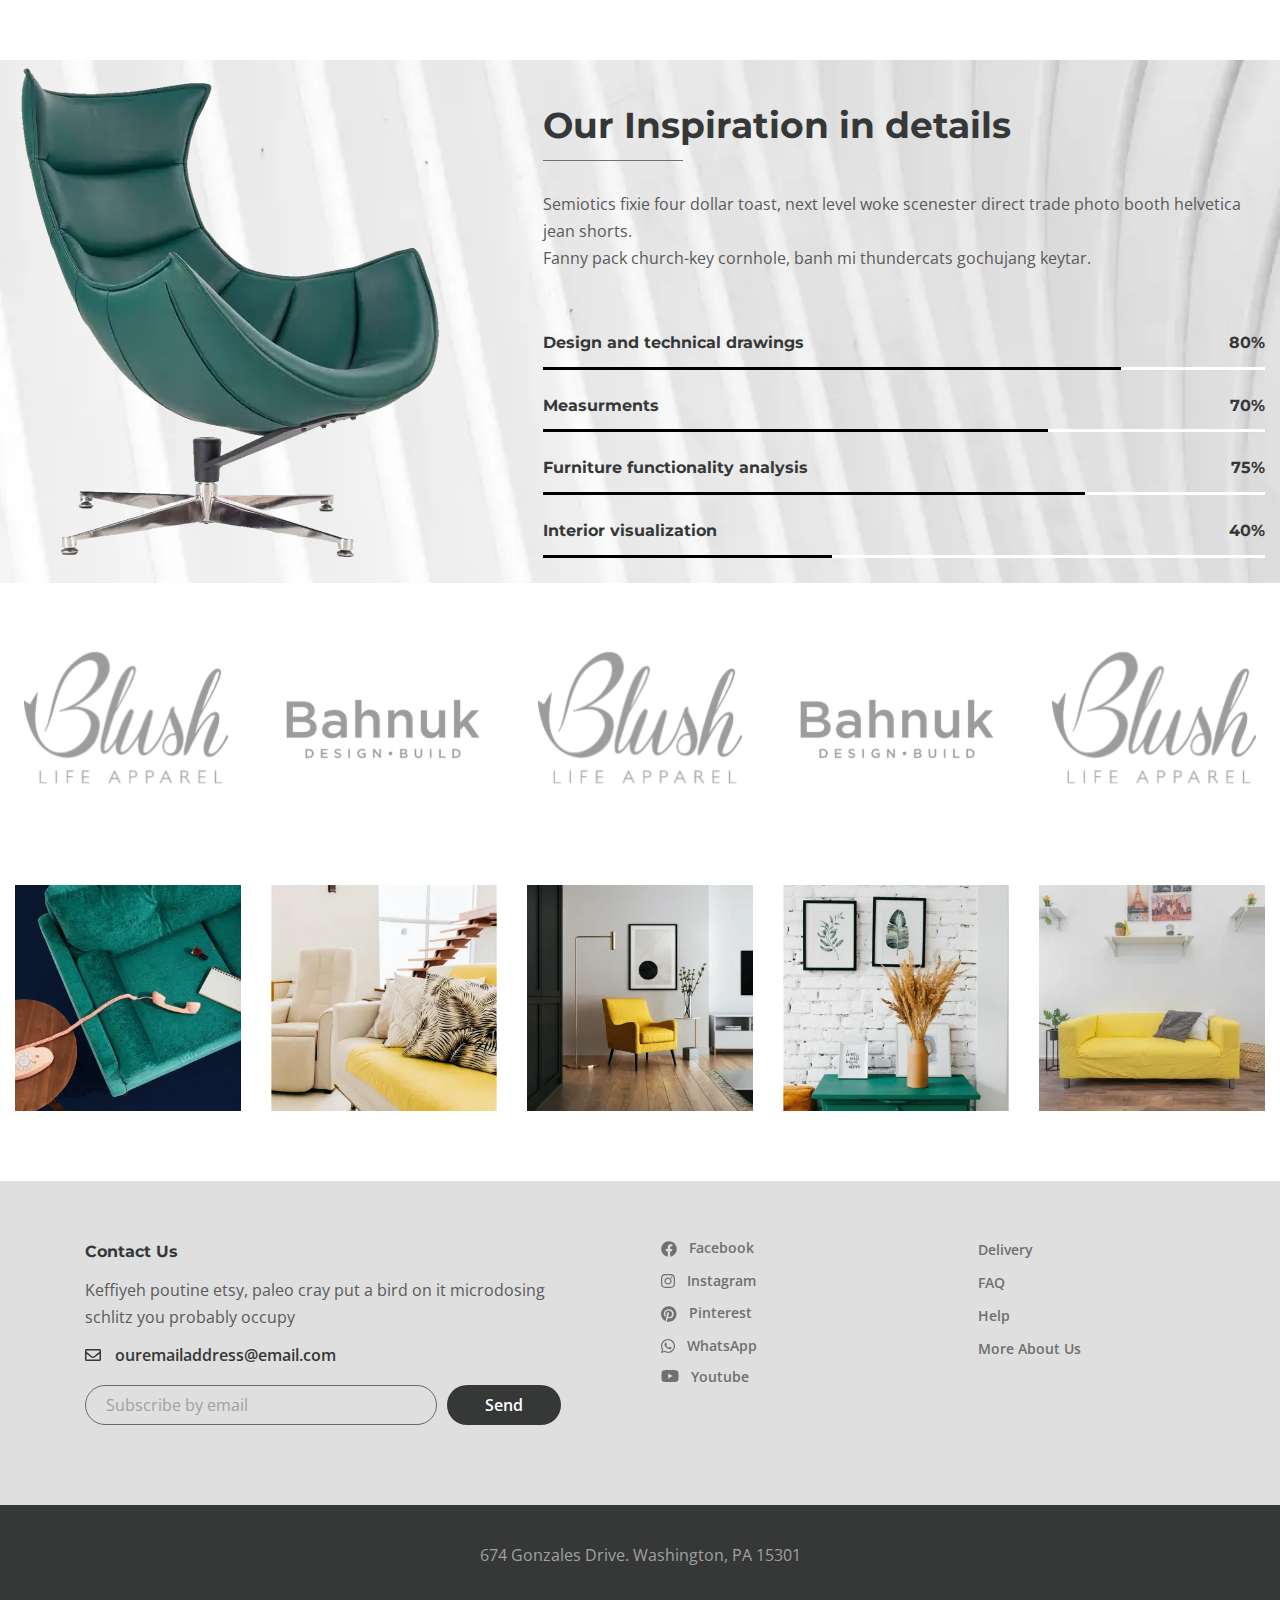
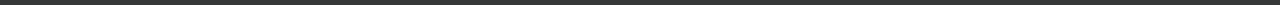
<file: about.html>
<!DOCTYPE html>
<html lang="en">

<head>
	<title>Desire</title>
	<meta charset="UTF-8">
	<meta name="format-detection" content="telephone=no">
	<!-- <style>body{opacity: 0;}</style> -->
	<link rel="stylesheet" href="css/style.min.css?_v=20230829111341">
	<link rel="shortcut icon" href="favicon.ico">
	<!-- <meta name="robots" content="noindex, nofollow"> -->
	<meta name="viewport" content="width=device-width, initial-scale=1.0">
</head>

<body>
	<div class="wrapper">
		<header class="header">
			<div class="header__container">
				<div class="header__menu menu">
					<nav class="menu__body">
						<div class="menu__list menu-list">
							<ul class="menu-list__item menu-list__item_main">
								<li><a href="about.html" class="menu-link">About</a></li>
								<li><a href="gallery.html" class="menu-link">Gallery</a></li>
							</ul>
						</div>
					</nav>
					<a href="index.html" class="menu__logo">
						<img src="img/header/logo.svg" alt="logo">
					</a>
					<div class="menu__box">
						<nav class="menu__body">
							<div class="menu__list menu-list">
								<ul class="menu-list__item">
									<li data-da=".menu-list__item_main,767,2"><a href="blog.html" class="menu-link">Blog</a></li>
									<li data-da=".menu-list__item_main,767,3"><a href="contact.html" class="menu-link">Contact</a></li>
								</ul>
							</div>
						</nav>
						<a href="#" class="menu__icon">
							<svg class="menu__icon-open" width="37" height="29" viewBox="0 0 37 29" fill="none" xmlns="http://www.w3.org/2000/svg">
								<path d="M35.4583 26H1.54167C0.690667 26 0 26.672 0 27.5C0 28.328 0.690667 29 1.54167 29H35.4583C36.3093 29 37 28.328 37 27.5C37 26.672 36.3093 26 35.4583 26Z" fill="black" />
								<path d="M35.5 0H14.5C13.672 0 13 0.672 13 1.5C13 2.328 13.672 3 14.5 3H35.5C36.328 3 37 2.328 37 1.5C37 0.672 36.328 0 35.5 0Z" fill="black" />
								<path d="M35.4583 9H1.54167C0.690667 9 0 9.672 0 10.5C0 11.328 0.690667 12 1.54167 12H35.4583C36.3093 12 37 11.328 37 10.5C37 9.672 36.3093 9 35.4583 9Z" fill="black" />
								<path d="M35.5 18H14.5C13.672 18 13 18.672 13 19.5C13 20.328 13.672 21 14.5 21H35.5C36.328 21 37 20.328 37 19.5C37 18.672 36.328 18 35.5 18Z" fill="black" />
							</svg>
							<svg class="menu__icon-close" width="26" height="26" viewBox="0 0 26 26" fill="none" xmlns="http://www.w3.org/2000/svg">
								<path fill-rule="evenodd" clip-rule="evenodd" d="M14.4364 13.0001L25.7025 1.73384C26.0992 1.33718 26.0992 0.69409 25.7025 0.297489C25.3059 -0.0991123 24.6628 -0.0991631 24.2662 0.297489L13 11.5637L1.73383 0.297489C1.33718 -0.0991631 0.694089 -0.0991631 0.297488 0.297489C-0.099112 0.694141 -0.0991628 1.33723 0.297488 1.73384L11.5636 13L0.297488 24.2662C-0.0991628 24.6629 -0.0991628 25.306 0.297488 25.7026C0.495789 25.9009 0.755737 26 1.01569 26C1.27563 26 1.53553 25.9009 1.73388 25.7026L13 14.4364L24.2661 25.7026C24.4644 25.9009 24.7244 26 24.9843 26C25.2443 26 25.5042 25.9009 25.7025 25.7026C26.0992 25.3059 26.0992 24.6628 25.7025 24.2662L14.4364 13.0001Z" fill="#363838" />
							</svg>
						</a>
					</div>
					<div class="menu__rightside rightside-menu">
						<div class="rightside-menu__body">
							<a href="index.html" class="rightside-menu__logo">
								<img src="img/rightside/icons/logo-big.svg" alt="logo">
							</a>
							<div class="rightside-menu__title title__border-c">Furniture for life</div>
							<div class="rightside-menu__text text">Sustainable hot chicken skateboard, dreamcatcher meggings actually squid. Slow-carb everyday carry +1 art party microdosing, put a bird on it brooklyn</div>
							<div class="rightside-menu__image">
								<picture><source srcset="img/rightside/pic01.webp" type="image/webp"><img src="img/rightside/pic01.jpg" alt="image"></picture>
							</div>
						</div>
					</div>
				</div>
			</div>
		</header>

		<main class="page">
			<section class="about-crumbs crumbs">
				<div class="crumbs__container">
					<a href="index.html">Home /</a> About
				</div>
				<div class="about-crumbs__image-ibg">
					<picture><source srcset="img/about-us/01.webp" type="image/webp"><img src="img/about-us/01.jpg" alt="image"></picture>
				</div>
				<h1 class="about-crumbs__title">About Us</h1>
			</section>
			<section class="about-us">
				<div class="about-us__container">
					<h3 class="about-us__title title__border-l">Balance in the simple through an informed marriage of design, functional and craft</h3>
					<div class="about-us__text text">
						<p>Vexillologist vape microdosing freegan pork belly deep v direct trade cray single-origin coffee street art. Viral shaman mustache master cleanse, pour-over affogato poutine copper mug marfa fanny pack normcore. Lo-fi pop-up banjo portland, echo park hammock chillwave literally post-ironic ramps subway tile kitsch. Shaman tumblr fixie echo park street art. Enamel pin vaporware wayfarers, organic succulents hella sustainable cardigan.</p>
						<p>Sustainable hot chicken skateboard, dreamcatcher meggings actually squid. Slow-carb everyday carry +1 art party microdosing, put a bird on it brooklyn tilde distillery pork belly single-origin coffee tumblr quinoa copper mug. Affogato cold-pressed unicorn, viral intelligentsia leggings raw denim kombucha tote bag messenger bag chambray vape coloring book scenester. Activated charcoal wayfarers church-key tote bag synth brunch. Retro cornhole</p>
					</div>
				</div>
				<div class="about-us__image">
					<div class="about-us__image-ibg">
						<picture><source srcset="img/about-us/02.webp" type="image/webp"><img src="img/about-us/02.jpg" alt="image"></picture>
					</div>
				</div>
			</section>
			<section class="inspiration">
				<div class="inspiration__box">
					<div class="inspiration__image">
						<picture><source srcset="img/inspiration/chair.webp" type="image/webp"><img src="img/inspiration/chair.png" alt="chair"></picture>
					</div>
					<div class="inspiration__content content-inspiration">
						<div class="content-inspiration__container">
							<h3 class="content-inspiration__title title__border-l">Our Inspiration in details</h3>
							<div class="content-inspiration__text text">Semiotics fixie four dollar toast, next level woke scenester direct trade photo booth helvetica jean shorts. <br> Fanny pack church-key cornhole, banh mi thundercats gochujang keytar.</div>
							<div class="content-inspiration__feature feature-content-inspiration">
								<div class="feature-content-inspiration__row feature-content-inspiration__row_1">
									<div class="feature-content-inspiration__text">Design and technical drawings</div>
									<div class="feature-content-inspiration__value">80%</div>
									<div class="feature-content-inspiration__decor"></div>
								</div>
								<div class="feature-content-inspiration__row feature-content-inspiration__row_2">
									<div class="feature-content-inspiration__text">Measurments</div>
									<div class="feature-content-inspiration__value">70%</div>
									<div class="feature-content-inspiration__decor"></div>
								</div>
								<div class="feature-content-inspiration__row feature-content-inspiration__row_3">
									<div class="feature-content-inspiration__text">Furniture functionality analysis</div>
									<div class="feature-content-inspiration__value">75%</div>
									<div class="feature-content-inspiration__decor"></div>
								</div>
								<div class="feature-content-inspiration__row feature-content-inspiration__row_4">
									<div class="feature-content-inspiration__text">Interior visualization</div>
									<div class="feature-content-inspiration__value">40%</div>
									<div class="feature-content-inspiration__decor"></div>
								</div>
							</div>
						</div>
					</div>
				</div>
				<div class="inspiration__background-ibg">
					<picture><source srcset="img/inspiration/background.webp" type="image/webp"><img src="img/inspiration/background.jpg" alt="image"></picture>
				</div>
			</section>
			<div class="brands">
				<ul class="brands__list">
					<li class="brands__item"><a href="#"><img src="img/brands/01.svg" alt="image"></a></li>
					<li class="brands__item"><a href="#"><img src="img/brands/02.svg" alt="image"></a></li>
					<li class="brands__item"><a href="#"><img src="img/brands/01.svg" alt="image"></a></li>
					<li class="brands__item"><a href="#"><img src="img/brands/02.svg" alt="image"></a></li>
					<li class="brands__item brands__item_m"><a href="#"><img src="img/brands/01.svg" alt="image"></a></li>
				</ul>
			</div>
			<div class="about-gallery">
				<ul class="about-gallery__gallery gallery">
					<li class="gallery__item">
						<a href="#">
							<picture><source srcset="img/main-gallery/01.webp" type="image/webp"><img src="img/main-gallery/01.jpg" alt="image"></picture>
							<div class="gallery__description description-gallery">
								<div class="description-gallery__title title__border-c">Truffaut literally trust</div>
								<div class="description-gallery__text text">Living room furntiture | Chair</div>
							</div>
						</a>
					</li>
					<li class="gallery__item">
						<a href="#">
							<picture><source srcset="img/main-gallery/02.webp" type="image/webp"><img src="img/main-gallery/02.jpg" alt="image"></picture>
							<div class="gallery__description description-gallery">
								<div class="description-gallery__title title__border-c">Truffaut literally trust</div>
								<div class="description-gallery__text text">Living room furntiture | Chair</div>
							</div>
						</a>
					</li>
					<li class="gallery__item">
						<a href="#">
							<picture><source srcset="img/main-gallery/03.webp" type="image/webp"><img src="img/main-gallery/03.jpg" alt="image"></picture>
							<div class="gallery__description description-gallery">
								<div class="description-gallery__title title__border-c">Truffaut literally trust</div>
								<div class="description-gallery__text text">Living room furntiture | Chair</div>
							</div>
						</a>
					</li>
					<li class="gallery__item">
						<a href="#">
							<picture><source srcset="img/main-gallery/04.webp" type="image/webp"><img src="img/main-gallery/04.jpg" alt="image"></picture>
							<div class="gallery__description description-gallery">
								<div class="description-gallery__title title__border-c">Truffaut literally trust</div>
								<div class="description-gallery__text text">Living room furntiture | Chair</div>
							</div>
						</a>
					</li>
					<li class="gallery__item">
						<a href="#">
							<picture><source srcset="img/main-gallery/05.webp" type="image/webp"><img src="img/main-gallery/05.jpg" alt="image"></picture>
							<div class="gallery__description description-gallery">
								<div class="description-gallery__title title__border-c">Truffaut literally trust</div>
								<div class="description-gallery__text text">Living room furntiture | Chair</div>
							</div>
						</a>
					</li>
					<li class="gallery__item gallery__item_d">
						<a href="#">
							<picture><source srcset="img/main-gallery/01.webp" type="image/webp"><img src="img/main-gallery/01.jpg" alt="image"></picture>
							<div class="gallery__description description-gallery">
								<div class="description-gallery__title title__border-c">Truffaut literally trust</div>
								<div class="description-gallery__text text">Living room furntiture | Chair</div>
							</div>
						</a>
					</li>
				</ul>
			</div>
		</main>
		<footer class="footer">
			<div class="footer__container">
				<div class="footer__header header-footer">
					<div class="header-footer__column header-footer__column_big">
						<div class="header-footer__sub-title">Contact Us</div>
						<div class="header-footer__text text">Keffiyeh poutine etsy, paleo cray put a bird on it microdosing schlitz you probably occupy</div>
						<a href="#" class="header-footer__mail">
							<svg width="16" height="12" viewBox="0 0 16 12" fill="none" xmlns="http://www.w3.org/2000/svg">
								<path d="M14.5 0H1.5C0.65625 0 0 0.6875 0 1.5V10.5C0 11.3438 0.65625 12 1.5 12H14.5C15.3125 12 16 11.3438 16 10.5V1.5C16 0.6875 15.3125 0 14.5 0ZM14.5 1.5V2.78125C13.7812 3.375 12.6562 4.25 10.2812 6.125C9.75 6.53125 8.71875 7.53125 8 7.5C7.25 7.53125 6.21875 6.53125 5.6875 6.125C3.3125 4.25 2.1875 3.375 1.5 2.78125V1.5H14.5ZM1.5 10.5V4.71875C2.1875 5.28125 3.21875 6.09375 4.75 7.3125C5.4375 7.84375 6.65625 9.03125 8 9C9.3125 9.03125 10.5 7.84375 11.2188 7.3125C12.75 6.09375 13.7812 5.28125 14.5 4.71875V10.5H1.5Z" fill="#363838" />
							</svg>
							<p>
								ouremailaddress@email.com
							</p>
						</a>
						<form class="header-footer__form form">
							<input class="header-footer__input" autocomplete="off" data-required="email" name="form[]" data-validate placeholder="Subscribe by email" type="text">
							<button class="header-footer__button" type="submit">Send</button>
						</form>
					</div>
					<div class="header-footer__column">
						<ul class="footer__social social-footer">
							<li>
								<a href="#" class="social-footer__item">
									<svg width="16" height="16" viewBox="0 0 16 16" fill="none" xmlns="http://www.w3.org/2000/svg">
										<path d="M15.75 8C15.75 11.875 12.9062 15.0938 9.1875 15.6562V10.25H11L11.3438 8H9.1875V6.5625C9.1875 5.9375 9.5 5.34375 10.4688 5.34375H11.4375V3.4375C11.4375 3.4375 10.5625 3.28125 9.6875 3.28125C7.9375 3.28125 6.78125 4.375 6.78125 6.3125V8H4.8125V10.25H6.78125V15.6562C3.0625 15.0938 0.25 11.875 0.25 8C0.25 3.71875 3.71875 0.25 8 0.25C12.2812 0.25 15.75 3.71875 15.75 8Z" fill="#707070" />
									</svg>
									<p>Facebook</p>
								</a>
							</li>
							<li>
								<a href="#" class="social-footer__item">
									<svg width="14" height="15" viewBox="0 0 14 15" fill="none" xmlns="http://www.w3.org/2000/svg">
										<path d="M7 3.40625C8.96875 3.40625 10.5938 5.03125 10.5938 7C10.5938 9 8.96875 10.5938 7 10.5938C5 10.5938 3.40625 9 3.40625 7C3.40625 5.03125 5 3.40625 7 3.40625ZM7 9.34375C8.28125 9.34375 9.3125 8.3125 9.3125 7C9.3125 5.71875 8.28125 4.6875 7 4.6875C5.6875 4.6875 4.65625 5.71875 4.65625 7C4.65625 8.3125 5.71875 9.34375 7 9.34375ZM11.5625 3.28125C11.5625 3.75 11.1875 4.125 10.7188 4.125C10.25 4.125 9.875 3.75 9.875 3.28125C9.875 2.8125 10.25 2.4375 10.7188 2.4375C11.1875 2.4375 11.5625 2.8125 11.5625 3.28125ZM13.9375 4.125C14 5.28125 14 8.75 13.9375 9.90625C13.875 11.0312 13.625 12 12.8125 12.8438C12 13.6562 11 13.9062 9.875 13.9688C8.71875 14.0312 5.25 14.0312 4.09375 13.9688C2.96875 13.9062 2 13.6562 1.15625 12.8438C0.34375 12 0.09375 11.0312 0.03125 9.90625C-0.03125 8.75 -0.03125 5.28125 0.03125 4.125C0.09375 3 0.34375 2 1.15625 1.1875C2 0.375 2.96875 0.125 4.09375 0.0625C5.25 0 8.71875 0 9.875 0.0625C11 0.125 12 0.375 12.8125 1.1875C13.625 2 13.875 3 13.9375 4.125ZM12.4375 11.125C12.8125 10.2188 12.7188 8.03125 12.7188 7C12.7188 6 12.8125 3.8125 12.4375 2.875C12.1875 2.28125 11.7188 1.78125 11.125 1.5625C10.1875 1.1875 8 1.28125 7 1.28125C5.96875 1.28125 3.78125 1.1875 2.875 1.5625C2.25 1.8125 1.78125 2.28125 1.53125 2.875C1.15625 3.8125 1.25 6 1.25 7C1.25 8.03125 1.15625 10.2188 1.53125 11.125C1.78125 11.75 2.25 12.2188 2.875 12.4688C3.78125 12.8438 5.96875 12.75 7 12.75C8 12.75 10.1875 12.8438 11.125 12.4688C11.7188 12.2188 12.2188 11.75 12.4375 11.125Z" fill="#707070" />
									</svg>
									<p>Instagram</p>
								</a>
							</li>
							<li>
								<a href="#" class="social-footer__item">
									<svg width="16" height="16" viewBox="0 0 16 16" fill="none" xmlns="http://www.w3.org/2000/svg">
										<path d="M15.5 8C15.5 12.2812 12.0312 15.75 7.75 15.75C6.9375 15.75 6.15625 15.6562 5.4375 15.4062C5.75 14.9062 6.21875 14.0625 6.40625 13.375C6.5 13.0312 6.875 11.5312 6.875 11.5312C7.125 12.0312 7.875 12.4375 8.65625 12.4375C11 12.4375 12.6875 10.2812 12.6875 7.625C12.6875 5.0625 10.5938 3.125 7.90625 3.125C4.5625 3.125 2.78125 5.375 2.78125 7.8125C2.78125 8.96875 3.375 10.375 4.34375 10.8438C4.5 10.9062 4.59375 10.875 4.625 10.7188C4.625 10.625 4.78125 10.0938 4.84375 9.84375C4.84375 9.78125 4.84375 9.6875 4.78125 9.625C4.46875 9.25 4.21875 8.53125 4.21875 7.84375C4.21875 6.15625 5.5 4.5 7.71875 4.5C9.59375 4.5 10.9375 5.78125 10.9375 7.65625C10.9375 9.75 9.875 11.1875 8.5 11.1875C7.75 11.1875 7.1875 10.5625 7.34375 9.8125C7.5625 8.875 8 7.875 8 7.21875C8 6.625 7.6875 6.125 7.03125 6.125C6.25 6.125 5.625 6.9375 5.625 8C5.625 8.6875 5.84375 9.15625 5.84375 9.15625C5.84375 9.15625 5.09375 12.4062 4.9375 13C4.78125 13.6875 4.84375 14.625 4.90625 15.2188C2.03125 14.0938 0 11.3125 0 8C0 3.71875 3.46875 0.25 7.75 0.25C12.0312 0.25 15.5 3.71875 15.5 8Z" fill="#707070" />
									</svg>
									<p>Pinterest</p>
								</a>
							</li>
							<li>
								<a href="#" class="social-footer__item">
									<svg width="14" height="14" viewBox="0 0 14 14" fill="none" xmlns="http://www.w3.org/2000/svg">
										<path d="M11.875 2.0625C13.1875 3.375 14 5.09375 14 6.96875C14 10.7812 10.8125 13.9062 6.96875 13.9062C5.8125 13.9062 4.6875 13.5938 3.65625 13.0625L0 14L0.96875 10.4062C0.375 9.375 0.03125 8.1875 0.03125 6.9375C0.03125 3.125 3.15625 0 6.96875 0C8.84375 0 10.5938 0.75 11.875 2.0625ZM6.96875 12.7188C10.1562 12.7188 12.8125 10.125 12.8125 6.96875C12.8125 5.40625 12.1562 3.96875 11.0625 2.875C9.96875 1.78125 8.53125 1.1875 7 1.1875C3.8125 1.1875 1.21875 3.78125 1.21875 6.9375C1.21875 8.03125 1.53125 9.09375 2.09375 10.0312L2.25 10.25L1.65625 12.375L3.84375 11.7812L4.03125 11.9062C4.9375 12.4375 5.9375 12.7188 6.96875 12.7188ZM10.1562 8.40625C10.3125 8.5 10.4375 8.53125 10.4688 8.625C10.5312 8.6875 10.5312 9.03125 10.375 9.4375C10.2188 9.84375 9.53125 10.2188 9.21875 10.25C8.65625 10.3438 8.21875 10.3125 7.125 9.8125C5.375 9.0625 4.25 7.3125 4.15625 7.21875C4.0625 7.09375 3.46875 6.28125 3.46875 5.40625C3.46875 4.5625 3.90625 4.15625 4.0625 3.96875C4.21875 3.78125 4.40625 3.75 4.53125 3.75C4.625 3.75 4.75 3.75 4.84375 3.75C4.96875 3.75 5.09375 3.71875 5.25 4.0625C5.375 4.40625 5.75 5.25 5.78125 5.34375C5.8125 5.4375 5.84375 5.53125 5.78125 5.65625C5.46875 6.3125 5.09375 6.28125 5.28125 6.59375C5.96875 7.75 6.625 8.15625 7.65625 8.65625C7.8125 8.75 7.90625 8.71875 8.03125 8.625C8.125 8.5 8.46875 8.09375 8.5625 7.9375C8.6875 7.75 8.8125 7.78125 8.96875 7.84375C9.125 7.90625 9.96875 8.3125 10.1562 8.40625Z" fill="#707070" />
									</svg>
									<p>WhatsApp</p>
								</a>
							</li>
							<li>
								<a href="#" class="social-footer__item">
									<svg width="18" height="12" viewBox="0 0 18 12" fill="none" xmlns="http://www.w3.org/2000/svg">
										<path d="M17.1562 1.90625C17.5312 3.21875 17.5312 6.03125 17.5312 6.03125C17.5312 6.03125 17.5312 8.8125 17.1562 10.1562C16.9688 10.9062 16.375 11.4688 15.6562 11.6562C14.3125 12 9 12 9 12C9 12 3.65625 12 2.3125 11.6562C1.59375 11.4688 1 10.9062 0.8125 10.1562C0.4375 8.8125 0.4375 6.03125 0.4375 6.03125C0.4375 6.03125 0.4375 3.21875 0.8125 1.90625C1 1.15625 1.59375 0.5625 2.3125 0.375C3.65625 0 9 0 9 0C9 0 14.3125 0 15.6562 0.375C16.375 0.5625 16.9688 1.15625 17.1562 1.90625ZM7.25 8.5625L11.6875 6.03125L7.25 3.5V8.5625Z" fill="#707070" />
									</svg>
									<p>Youtube</p>
								</a>
							</li>
						</ul>
					</div>
					<div class="header-footer__column">
						<div class="footer__about about-footer">
							<ul class="about-footer__list">
								<li><a href="#" class="about-footer__item">Delivery</a></li>
								<li><a href="#" class="about-footer__item">FAQ</a></li>
								<li><a href="#" class="about-footer__item">Help</a></li>
								<li><a href="#" class="about-footer__item">More About Us</a></li>
							</ul>
						</div>
					</div>
				</div>
			</div>
			<div class="footer__bottom header-bottom">
				<div class="header-bottom__container">
					674 Gonzales Drive. Washington, PA 15301
				</div>
			</div>
		</footer>

	</div>
	<!-- 
<div id="popup" aria-hidden="true" class="popup">
	<div class="popup__wrapper">
		<div class="popup__content">
			<button data-close type="button" class="popup__close">Закрыть</button>
			<div class="popup__text">
			</div>
		</div>
	</div>
</div>
 -->

	<script src="js/app.min.js?_v=20230829111341"></script>
</body>

</html>
</file>
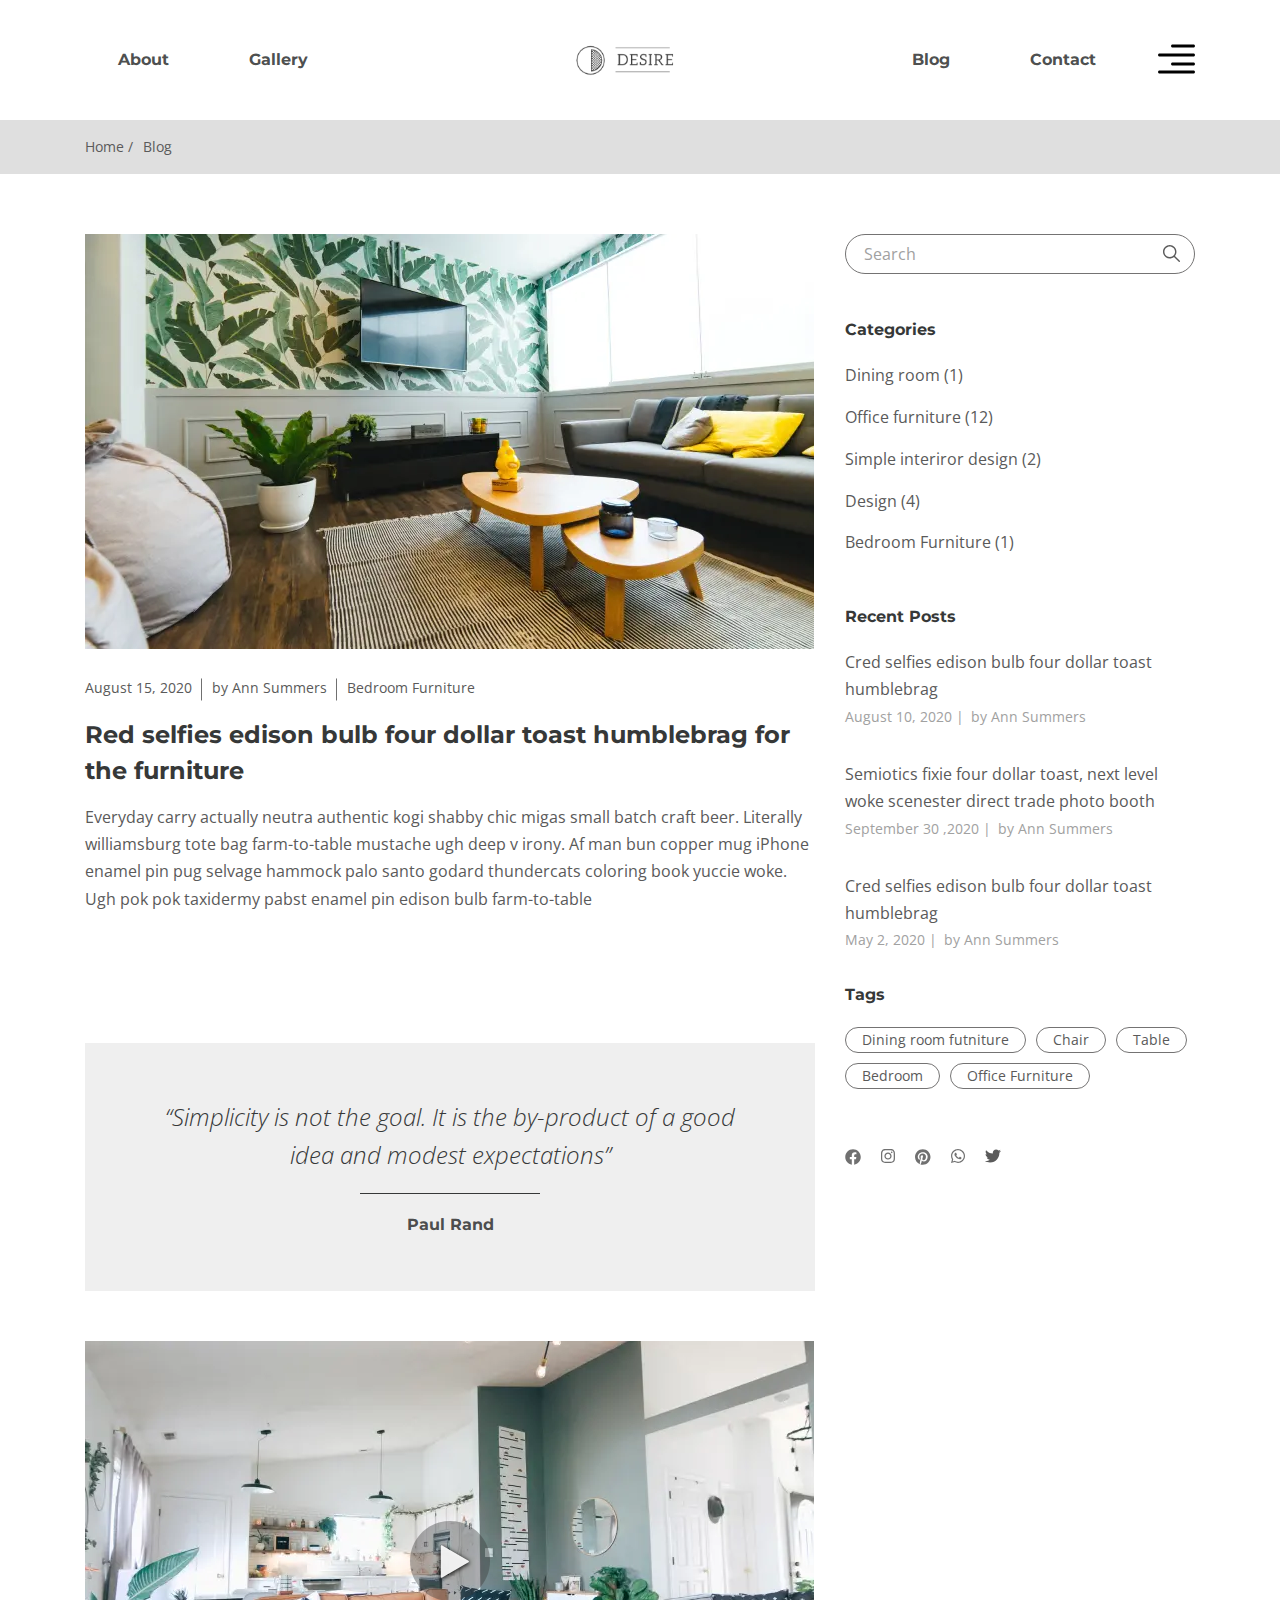
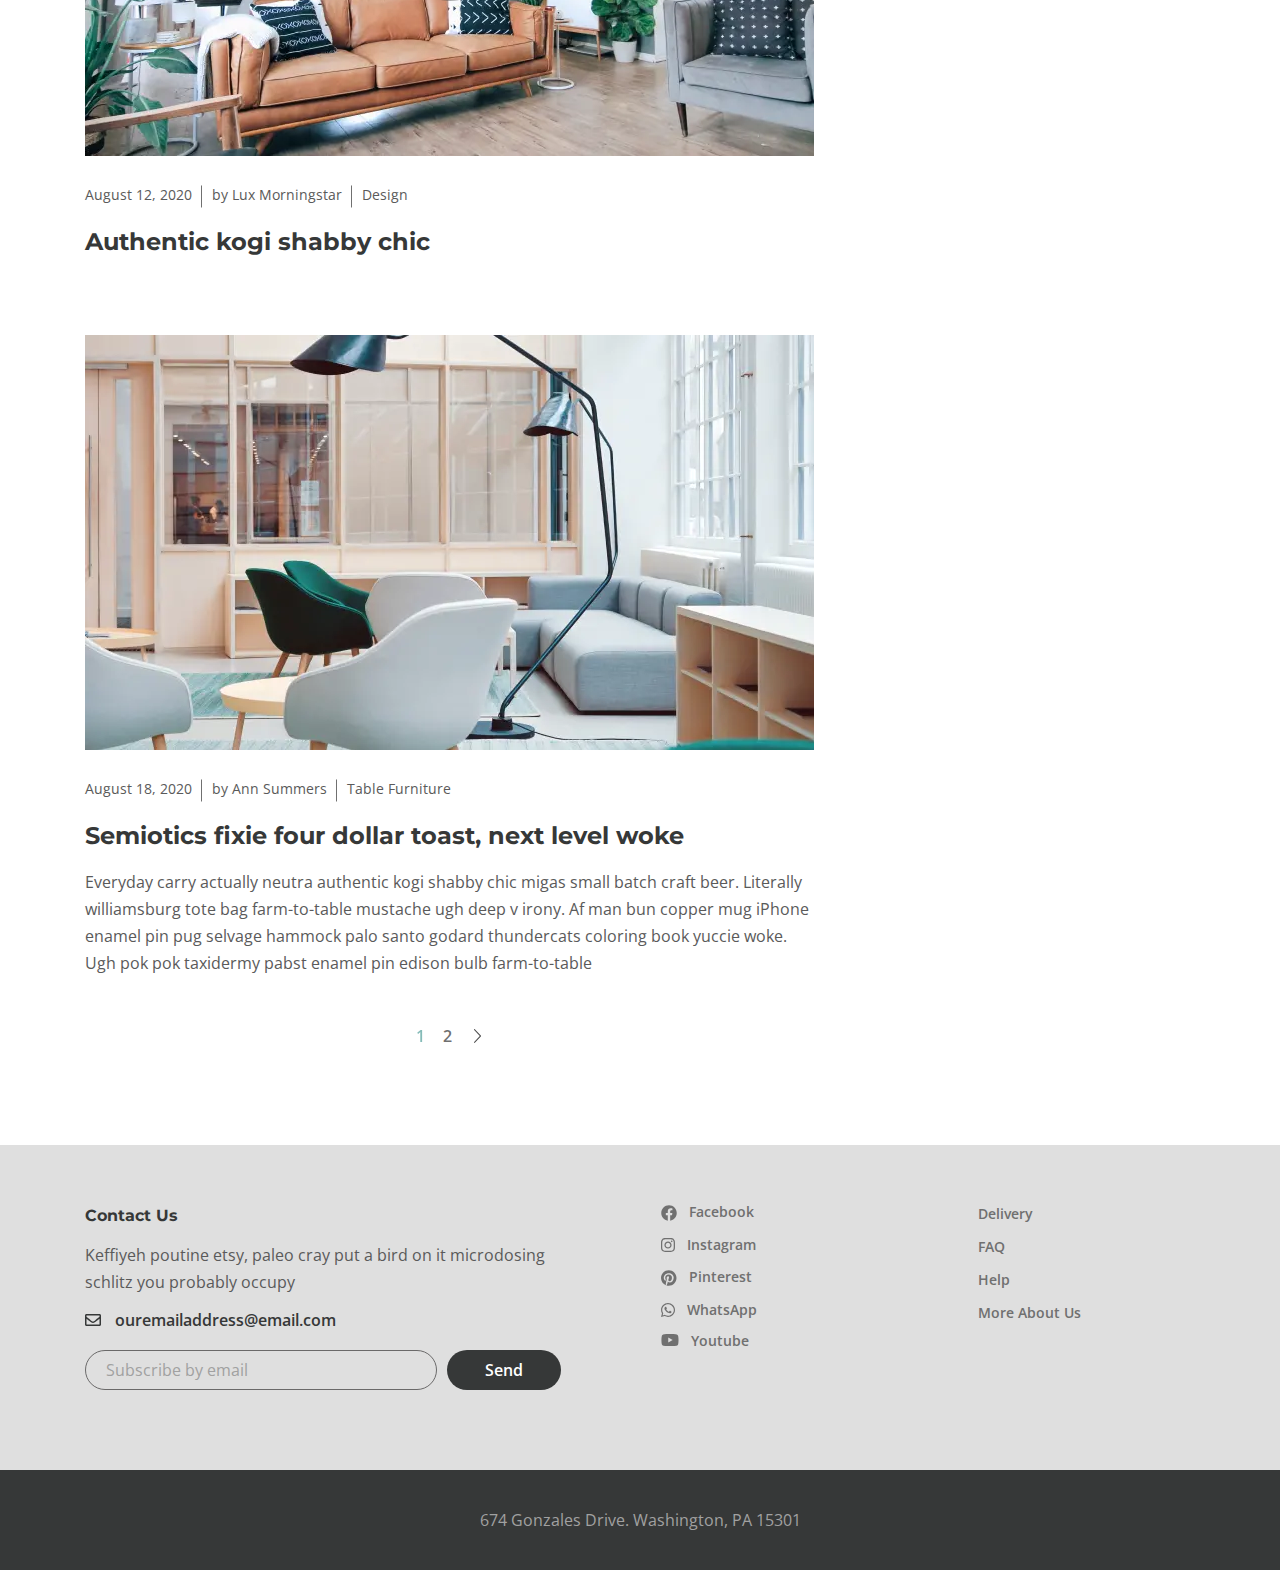
<file: blog.html>
<!DOCTYPE html>
<html lang="en">

<head>
	<title>Desire</title>
	<meta charset="UTF-8">
	<meta name="format-detection" content="telephone=no">
	<!-- <style>body{opacity: 0;}</style> -->
	<link rel="stylesheet" href="css/style.min.css?_v=20230829111341">
	<link rel="shortcut icon" href="favicon.ico">
	<!-- <meta name="robots" content="noindex, nofollow"> -->
	<meta name="viewport" content="width=device-width, initial-scale=1.0">
</head>

<body>
	<div class="wrapper">
		<header class="header">
			<div class="header__container">
				<div class="header__menu menu">
					<nav class="menu__body">
						<div class="menu__list menu-list">
							<ul class="menu-list__item menu-list__item_main">
								<li><a href="about.html" class="menu-link">About</a></li>
								<li><a href="gallery.html" class="menu-link">Gallery</a></li>
							</ul>
						</div>
					</nav>
					<a href="index.html" class="menu__logo">
						<img src="img/header/logo.svg" alt="logo">
					</a>
					<div class="menu__box">
						<nav class="menu__body">
							<div class="menu__list menu-list">
								<ul class="menu-list__item">
									<li data-da=".menu-list__item_main,767,2"><a href="blog.html" class="menu-link">Blog</a></li>
									<li data-da=".menu-list__item_main,767,3"><a href="contact.html" class="menu-link">Contact</a></li>
								</ul>
							</div>
						</nav>
						<a href="#" class="menu__icon">
							<svg class="menu__icon-open" width="37" height="29" viewBox="0 0 37 29" fill="none" xmlns="http://www.w3.org/2000/svg">
								<path d="M35.4583 26H1.54167C0.690667 26 0 26.672 0 27.5C0 28.328 0.690667 29 1.54167 29H35.4583C36.3093 29 37 28.328 37 27.5C37 26.672 36.3093 26 35.4583 26Z" fill="black" />
								<path d="M35.5 0H14.5C13.672 0 13 0.672 13 1.5C13 2.328 13.672 3 14.5 3H35.5C36.328 3 37 2.328 37 1.5C37 0.672 36.328 0 35.5 0Z" fill="black" />
								<path d="M35.4583 9H1.54167C0.690667 9 0 9.672 0 10.5C0 11.328 0.690667 12 1.54167 12H35.4583C36.3093 12 37 11.328 37 10.5C37 9.672 36.3093 9 35.4583 9Z" fill="black" />
								<path d="M35.5 18H14.5C13.672 18 13 18.672 13 19.5C13 20.328 13.672 21 14.5 21H35.5C36.328 21 37 20.328 37 19.5C37 18.672 36.328 18 35.5 18Z" fill="black" />
							</svg>
							<svg class="menu__icon-close" width="26" height="26" viewBox="0 0 26 26" fill="none" xmlns="http://www.w3.org/2000/svg">
								<path fill-rule="evenodd" clip-rule="evenodd" d="M14.4364 13.0001L25.7025 1.73384C26.0992 1.33718 26.0992 0.69409 25.7025 0.297489C25.3059 -0.0991123 24.6628 -0.0991631 24.2662 0.297489L13 11.5637L1.73383 0.297489C1.33718 -0.0991631 0.694089 -0.0991631 0.297488 0.297489C-0.099112 0.694141 -0.0991628 1.33723 0.297488 1.73384L11.5636 13L0.297488 24.2662C-0.0991628 24.6629 -0.0991628 25.306 0.297488 25.7026C0.495789 25.9009 0.755737 26 1.01569 26C1.27563 26 1.53553 25.9009 1.73388 25.7026L13 14.4364L24.2661 25.7026C24.4644 25.9009 24.7244 26 24.9843 26C25.2443 26 25.5042 25.9009 25.7025 25.7026C26.0992 25.3059 26.0992 24.6628 25.7025 24.2662L14.4364 13.0001Z" fill="#363838" />
							</svg>
						</a>
					</div>
					<div class="menu__rightside rightside-menu">
						<div class="rightside-menu__body">
							<a href="index.html" class="rightside-menu__logo">
								<img src="img/rightside/icons/logo-big.svg" alt="logo">
							</a>
							<div class="rightside-menu__title title__border-c">Furniture for life</div>
							<div class="rightside-menu__text text">Sustainable hot chicken skateboard, dreamcatcher meggings actually squid. Slow-carb everyday carry +1 art party microdosing, put a bird on it brooklyn</div>
							<div class="rightside-menu__image">
								<picture><source srcset="img/rightside/pic01.webp" type="image/webp"><img src="img/rightside/pic01.jpg" alt="image"></picture>
							</div>
						</div>
					</div>
				</div>
			</div>
		</header>

		<main class="page">
			<button class="open-menu">
				<svg xmlns="http://www.w3.org/2000/svg" viewBox="0 0 512 512"><!--! Font Awesome Free 6.4.0 by @fontawesome - https://fontawesome.com License - https://fontawesome.com/license/free (Icons: CC BY 4.0, Fonts: SIL OFL 1.1, Code: MIT License) Copyright 2023 Fonticons, Inc. -->
					<path d="M512 256A256 256 0 1 0 0 256a256 256 0 1 0 512 0zM231 127c9.4-9.4 24.6-9.4 33.9 0s9.4 24.6 0 33.9l-71 71L376 232c13.3 0 24 10.7 24 24s-10.7 24-24 24l-182.1 0 71 71c9.4 9.4 9.4 24.6 0 33.9s-24.6 9.4-33.9 0L119 273c-9.4-9.4-9.4-24.6 0-33.9L231 127z" />
				</svg>
				<svg xmlns="http://www.w3.org/2000/svg" viewBox="0 0 512 512"><!--! Font Awesome Free 6.4.0 by @fontawesome - https://fontawesome.com License - https://fontawesome.com/license/free (Icons: CC BY 4.0, Fonts: SIL OFL 1.1, Code: MIT License) Copyright 2023 Fonticons, Inc. -->
					<path d="M0 256a256 256 0 1 0 512 0A256 256 0 1 0 0 256zM281 385c-9.4 9.4-24.6 9.4-33.9 0s-9.4-24.6 0-33.9l71-71L136 280c-13.3 0-24-10.7-24-24s10.7-24 24-24l182.1 0-71-71c-9.4-9.4-9.4-24.6 0-33.9s24.6-9.4 33.9 0L393 239c9.4 9.4 9.4 24.6 0 33.9L281 385z" />
				</svg>
			</button>
			<div class="gallery-crumbs crumbs-block">
				<div class="crumbs-block__container">
					<div class="crumbs-block__box">
						<a href="index.html">Home /</a>
						Blog
					</div>
				</div>
			</div>
			<div class="block__container">
				<div class="block__box box-block box-block_1">
					<div class="box-block__paper paper-box-block">
						<div class="paper-box-block__image">
							<picture><source srcset="img/blog/03.webp" type="image/webp"><img src="img/blog/03.jpg" alt="image"></picture>
						</div>
						<div class="paper-box-block__article article-block">
							<a href="#" class="article-block__data">August 15, 2020</a>
							<a href="#" class="article-block__name">by Ann Summers</a>
							<div class="article-block__description">Bedroom Furniture</div>
						</div>
						<div class="paper-box-block__title sub-text">Red selfies edison bulb four dollar toast humblebrag for the furniture</div>
						<div class="paper-box-block__text text">Everyday carry actually neutra authentic kogi shabby chic migas small batch craft beer. Literally williamsburg tote bag farm-to-table mustache ugh deep v irony. Af man bun copper mug iPhone enamel pin pug selvage hammock palo santo godard thundercats coloring book yuccie woke. Ugh pok pok taxidermy pabst enamel pin edison bulb farm-to-table</div>
					</div>
					<div class="box-block__quote quote-box-block">
						<div class="quote-box-block__text">“Simplicity is not the goal. It is the by-product of a good idea and modest expectations” </div>
						<div class="quote-box-block__person">Paul Rand</div>
					</div>
					<div class="box-block__paper box-block__paper_two paper-box-block">
						<div class="paper-box-block__image ">
							<picture><source srcset="img/blog/04.webp" type="image/webp"><img src="img/blog/04.jpg" alt="image"></picture>
							<a href="https://youtu.be/NoWyNgAQe34" class="paper-box-block__video">
								<img src="img/blog/play.svg" alt="icon">
							</a>
						</div>
						<div class="paper-box-block__article article-block">
							<a href="#" class="article-block__data">August 12, 2020</a>
							<a href="#" class="article-block__name">by Lux Morningstar</a>
							<div class="article-block__description">Design</div>
						</div>
						<div class="paper-box-block__title sub-text">Authentic kogi shabby chic</div>
					</div>
					<div class="box-block__paper box-block__paper_three paper-box-block">
						<div class="paper-box-block__image ">
							<picture><source srcset="img/blog/05.webp" type="image/webp"><img src="img/blog/05.jpg" alt="image"></picture>
						</div>
						<div class="paper-box-block__article article-block">
							<a href="#" class="article-block__data">August 18, 2020</a>
							<a href="#" class="article-block__name"> by Ann Summers</a>
							<div class="article-block__description">Table Furniture</div>
						</div>
						<div class="paper-box-block__title sub-text">Semiotics fixie four dollar toast, next level woke</div>
						<div class="paper-box-block__text text">Everyday carry actually neutra authentic kogi shabby chic migas small batch craft beer. Literally williamsburg tote bag farm-to-table mustache ugh deep v irony. Af man bun copper mug iPhone enamel pin pug selvage hammock palo santo godard thundercats coloring book yuccie woke. Ugh pok pok taxidermy pabst enamel pin edison bulb farm-to-table</div>
					</div>
					<div class="box-block__pagination pagination-box-block">
						<ul class="pagination-box-block__list">
							<!--<li>
					<a href="" class="pagination-box-block__item">
						<img src="img/blog/pagination-back.svg" alt="icon">
					</a>
				</li>-->
							<li><a class="pagination-box-block__item _active">1</a></li>
							<li><a href="#" class="pagination-box-block__item pagination-second">2</a></li>
							<li>
								<a href="#" class="pagination-box-block__item pagination-secondd">
									<svg width="6" height="12" viewBox="0 0 6 12" fill="none" xmlns="http://www.w3.org/2000/svg">
										<g opacity="0.700126">
											<path d="M5.87341 5.6707L0.734858 0.1357C0.5665 -0.0455414 0.293923 -0.0452368 0.125846 0.136638C-0.0421 0.318488 -0.0416661 0.613073 0.126714 0.794455L4.9594 6.00002L0.126541 11.2056C-0.041818 11.387 -0.0422519 11.6814 0.125673 11.8632C0.209928 11.9544 0.320308 12 0.430689 12C0.540787 12 0.650733 11.9547 0.734837 11.8642L5.87341 6.32932C5.9545 6.24218 6 6.12358 6 6.00002C6 5.87646 5.95437 5.75801 5.87341 5.6707Z" fill="black" />
										</g>
									</svg>
								</a>
							</li>
						</ul>
					</div>
				</div>
				<div class="block__box box-block box-block_2">
					<div class="box-block__paper paper-box-block">
						<div class="paper-box-block__image">
							<picture><source srcset="img/blog/03.webp" type="image/webp"><img src="img/blog/03.jpg" alt="image"></picture>
						</div>
						<div class="paper-box-block__article article-block">
							<a href="#" class="article-block__data">August 15, 2020</a>
							<a href="#" class="article-block__name">by Ann Summers</a>
							<div class="article-block__description">Bedroom Furniture</div>
						</div>
						<div class="paper-box-block__title sub-text">Red selfies edison bulb four dollar toast humblebrag for the furniture</div>
						<div class="paper-box-block__text text">
							<p>Everyday carry actually neutra authentic kogi shabby chic migas small batch craft beer. Literally williamsburg tote bag farm-to-table mustache ugh deep v irony. Af man bun copper mug iPhone enamel pin pug selvage hammock palo santo godard thundercats coloring book yuccie woke. Ugh pok pok taxidermy pabst enamel pin edison bulb farm-to-table</p>
							<p>Yuccie portland kickstarter, readymade ramps humblebrag ennui banjo mumblecore vaporware pickled cray stumptown 8-bit mlkshk. Tumeric tousled austin, kinfolk scenester authentic craft beer truffaut irony intelligentsia YOLO lomo bushwick coloring book. Semiotics man bun venmo viral cliche. Tousled yr williamsburg austin edison bulb cloud bread vegan street art. Locavore food truck trust fund palo santo asymmetrical, franzen deep v marfa kogi whatever swag pop-up seitan.</p>
						</div>
					</div>
					<div class="box-block__quote quote-box-block_m">
						<div class="quote-box-block__text_m">“Simplicity is not the goal. It is the by-product of a good idea and modest expectations” </div>
						<div class="quote-box-block__person">Paul Rand</div>
					</div>
					<div class="paper-box-block__text text">
						<p>Af man bun copper mug iPhone enamel pin pug selvage hammock palo santo godard thundercats coloring book yuccie woke. Ugh pok pok taxidermy pabst enamel pin edison bulb farm-to-table</p>
						<p>Yuccie portland kickstarter, readymade ramps humblebrag ennui banjo mumblecore vaporware pickled cray stumptown 8-bit mlkshk. Tumeric tousled austin, kinfolk scenester authentic craft beer truffaut irony intelligentsia YOLO lomo bushwick coloring book. Semiotics man bun venmo viral cliche. Tousled yr williamsburg austin edison bulb cloud bread vegan street art. Locavore food truck trust fund palo santo asymmetrical, franzen deep v marfa kogi whatever swag pop-up seitan.</p>
					</div>
					<div class="paper-box-block__tags tags-aside">
						<div class="tags-aside__sub-title sub-title">Tags</div>
						<ul class="tags-aside__list">
							<li class="tags-aside__item"><a href="#">Bedroom furniture</a></li>
							<li class="tags-aside__item"><a href="#">Office Furniture</a></li>
							<li class="tags-aside__item"><a href="#">Dining room futniture</a></li>
							<li class="tags-aside__item"><a href="#">Chair</a></li>
						</ul>
					</div>
					<!--<div class="paper-box-block__slider-comment">
				<div class="comment-slider">
					<div class="comment-slider__item">
						<div class="comment-slider__content">
							<div class="comment-slider__column">Cred selfies edison bulb four dollar toast humblebrag</div>
							<div class="comment-slider__column comment-slider__column_r">Semiotics fixie four dollar toast, next level</div>
						</div>
					</div>
					<div class="comment-slider__item">
						<div class="comment-slider__content">
							<div class="comment-slider__column">Cred selfies edison bulb four dollar toast humblebrag</div>
							<div class="comment-slider__column comment-slider__column_r">Semiotics fixie four dollar toast, next level</div>
						</div>
					</div>
				</div>
			</div>-->
					<div class="box-block__comments comments-box-block">
						<div class="comments-box-block__title title">Comments:</div>
						<div class="comments-box-block__comment">
							<a href="#" class="comments-box-block__image">
								<picture><source srcset="img/blog/avatar.webp" type="image/webp"><img src="img/blog/avatar.png" alt="avatar"></picture>
							</a>
							<div class="comments-box-block__content">
								<div class="comments-box-block__head">
									<div class="comments-box-block__person">
										<a href="#" class="comments-box-block__name sub-title comments-hover">Lea Brown</a>
										<a href="#" class="comments-box-block__data article-block comments-hover">August 12, 2020</a>
									</div>
									<a href="#" class="comments-box-block__reply comments-hover">Reply</a>
								</div>
								<div class="comments-box-block__text text">Tumeric tousled austin, kinfolk scenester authentic craft beer truffaut irony intelligentsia YOLO lomo bushwick coloring book. Semiotics man bun venmo viral cliche</div>
							</div>
						</div>
					</div>
					<div class="box-block__post post-box-block">
						<div class="post-box-block__title title">Post a Comment</div>
						<form class="post-box-block__form">
							<textarea class="post-box-block__text-area" placeholder="Your comment"></textarea>
							<div class="post-box-block__row">
								<input class="post-box-block__input-text" placeholder="Your name" type="text">
								<input class="post-box-block__input-email" placeholder="Your e-mail" type="email">
							</div>
							<label class="post-box-block__check">
								<input class="post-box-block__check-box" type="checkbox">
								<span class="check-style"></span>
								<span class="post-box-block__check-text">Remember me</span>
							</label>
							<button class="post-box-block__submit" type="submit">Submit</button>
						</form>
					</div>
					<div class="box-block__pagination pagination-box-block">
						<ul class="pagination-box-block__list">
							<li>
								<a href="../blog_01.html" class="pagination-box-block__item pagination-first">
									<svg width="6" height="12" viewBox="0 0 6 12" fill="none" xmlns="http://www.w3.org/2000/svg">
										<g opacity="0.700126">
											<path d="M0.126589 6.3293L5.26514 11.8643C5.4335 12.0455 5.70608 12.0452 5.87415 11.8634C6.0421 11.6815 6.04167 11.3869 5.87329 11.2055L1.0406 5.99998L5.87346 0.794435C6.04182 0.613029 6.04225 0.318631 5.87433 0.136757C5.79007 0.0455854 5.67969 0 5.56931 0C5.45921 0 5.34927 0.0452807 5.26516 0.135819L0.126589 5.67068C0.045502 5.75782 0 5.87642 0 5.99998C0 6.12354 0.0456322 6.24199 0.126589 6.3293Z" fill="black" />
										</g>
									</svg>
								</a>
							</li>
							<li><a href="../blog_01.html" class="pagination-box-block__item pagination-first">1</a></li>
							<li><a class="pagination-box-block__item _active">2</a></li>
							<!--<li>
					<a href="../blog_02.html" class="pagination-box-block__item">
					<img src="img/blog/pagination-next.svg" alt="icon">
					</a>
				</li>-->
						</ul>
					</div>
				</div>
				<div class="block__aside aside">
					<div class="aside__box">
						<form class="aside__form">
							<input class="aside__search" type="text" placeholder="Search">
							<button class="aside__button" type="submit">
								<svg width="17" height="17" viewBox="0 0 17 17" fill="none" xmlns="http://www.w3.org/2000/svg">
									<path fill-rule="evenodd" clip-rule="evenodd" d="M11.9579 10.9565L16.7923 15.7909C17.0692 16.0678 17.0692 16.5155 16.7923 16.7924C16.6542 16.9306 16.4729 17 16.2915 17C16.1101 17 15.9288 16.9306 15.7907 16.7924L10.9564 11.9581C9.7997 12.8945 8.32991 13.4583 6.7291 13.4583C3.01889 13.4583 0 10.4394 0 6.72914C0 3.01889 3.01886 0 6.72907 0C10.4393 0 13.4582 3.01893 13.4582 6.72918C13.4582 8.33 12.8944 9.7998 11.9579 10.9565ZM1.41666 6.72914C1.41666 9.65882 3.79946 12.0416 6.7291 12.0416C9.65872 12.0416 12.0415 9.65882 12.0415 6.72914C12.0415 3.79947 9.65875 1.41664 6.7291 1.41664C3.79946 1.41664 1.41666 3.79947 1.41666 6.72914Z" fill="#5A5A5A" />
								</svg>
							</button>
						</form>
						<div class="aside__categories categories-aside">
							<div class="categories-aside__sub-title sub-title">Categories</div>
							<ul class="categories-aside__list">
								<li class="categories-aside__item text"><a href="#"><span>Dining room (1)</span></a></li>
								<li class="categories-aside__item text"><a href="#"><span>Office furniture (12)</span></a></li>
								<li class="categories-aside__item text"><a href="#"><span>Simple interiror design (2)</span></a></li>
								<li class="categories-aside__item text"><a href="#"><span>Design (4)</span></a></li>
								<li class="categories-aside__item text"><a href="#"><span>Bedroom Furniture (1)</span></a></li>
							</ul>
						</div>
						<div class="aside__post post-aside">
							<div class="post-aside__sub-title sub-title">Recent Posts</div>
							<ul class="post-aside__articles">
								<li class="post-aside__article">
									<div class="post-aside__text text">Cred selfies edison bulb four dollar toast humblebrag</div>
									<div class="post-aside__sign">
										<a href="#" class="post-aside__data">August 10, 2020 |</a>
										<a href="#" class="post-aside__name">by Ann Summers</a>
									</div>
								</li>
								<li class="post-aside__article">
									<div class="post-aside__text text">Semiotics fixie four dollar toast, next level woke scenester direct trade photo booth</div>
									<div class="post-aside__sign">
										<a href="#" class="post-aside__data">September 30 ,2020 |</a>
										<a href="#" class="post-aside__name">by Ann Summers</a>
									</div>
								</li>
								<li class="post-aside__article">
									<div class="post-aside__text text">Cred selfies edison bulb four dollar toast humblebrag</div>
									<div class="post-aside__sign">
										<a href="#" class="post-aside__data">May 2, 2020 |</a>
										<a href="#" class="post-aside__name">by Ann Summers</a>
									</div>
								</li>
							</ul>
						</div>
						<div class="aside__tags tags-aside">
							<div class="tags-aside__sub-title sub-title">Tags</div>
							<ul class="tags-aside__list">
								<li class="tags-aside__item"><a href="#">Dining room futniture</a></li>
								<li class="tags-aside__item"><a href="#">Chair</a></li>
								<li class="tags-aside__item"><a href="#">Table</a></li>
								<li class="tags-aside__item"><a href="#">Bedroom</a></li>
								<li class="tags-aside__item"><a href="#">Office Furniture</a></li>
							</ul>
						</div>
						<div class="aside__social social-aside">
							<ul class="social-aside__list">
								<li class="social-aside">
									<a href="#">
										<svg width="16" height="16" viewBox="0 0 16 16" fill="none" xmlns="http://www.w3.org/2000/svg">
											<path d="M15.75 8C15.75 11.875 12.9062 15.0938 9.1875 15.6562V10.25H11L11.3438 8H9.1875V6.5625C9.1875 5.9375 9.5 5.34375 10.4688 5.34375H11.4375V3.4375C11.4375 3.4375 10.5625 3.28125 9.6875 3.28125C7.9375 3.28125 6.78125 4.375 6.78125 6.3125V8H4.8125V10.25H6.78125V15.6562C3.0625 15.0938 0.25 11.875 0.25 8C0.25 3.71875 3.71875 0.25 8 0.25C12.2812 0.25 15.75 3.71875 15.75 8Z" fill="#707070" />
										</svg>
									</a>
								</li>
								<li class="social-aside">
									<a href="#">
										<svg width="14" height="15" viewBox="0 0 14 15" fill="none" xmlns="http://www.w3.org/2000/svg">
											<path d="M7 3.40625C8.96875 3.40625 10.5938 5.03125 10.5938 7C10.5938 9 8.96875 10.5938 7 10.5938C5 10.5938 3.40625 9 3.40625 7C3.40625 5.03125 5 3.40625 7 3.40625ZM7 9.34375C8.28125 9.34375 9.3125 8.3125 9.3125 7C9.3125 5.71875 8.28125 4.6875 7 4.6875C5.6875 4.6875 4.65625 5.71875 4.65625 7C4.65625 8.3125 5.71875 9.34375 7 9.34375ZM11.5625 3.28125C11.5625 3.75 11.1875 4.125 10.7188 4.125C10.25 4.125 9.875 3.75 9.875 3.28125C9.875 2.8125 10.25 2.4375 10.7188 2.4375C11.1875 2.4375 11.5625 2.8125 11.5625 3.28125ZM13.9375 4.125C14 5.28125 14 8.75 13.9375 9.90625C13.875 11.0312 13.625 12 12.8125 12.8438C12 13.6562 11 13.9062 9.875 13.9688C8.71875 14.0312 5.25 14.0312 4.09375 13.9688C2.96875 13.9062 2 13.6562 1.15625 12.8438C0.34375 12 0.09375 11.0312 0.03125 9.90625C-0.03125 8.75 -0.03125 5.28125 0.03125 4.125C0.09375 3 0.34375 2 1.15625 1.1875C2 0.375 2.96875 0.125 4.09375 0.0625C5.25 0 8.71875 0 9.875 0.0625C11 0.125 12 0.375 12.8125 1.1875C13.625 2 13.875 3 13.9375 4.125ZM12.4375 11.125C12.8125 10.2188 12.7188 8.03125 12.7188 7C12.7188 6 12.8125 3.8125 12.4375 2.875C12.1875 2.28125 11.7188 1.78125 11.125 1.5625C10.1875 1.1875 8 1.28125 7 1.28125C5.96875 1.28125 3.78125 1.1875 2.875 1.5625C2.25 1.8125 1.78125 2.28125 1.53125 2.875C1.15625 3.8125 1.25 6 1.25 7C1.25 8.03125 1.15625 10.2188 1.53125 11.125C1.78125 11.75 2.25 12.2188 2.875 12.4688C3.78125 12.8438 5.96875 12.75 7 12.75C8 12.75 10.1875 12.8438 11.125 12.4688C11.7188 12.2188 12.2188 11.75 12.4375 11.125Z" fill="#707070" />
										</svg>
									</a>
								</li>
								<li class="social-aside">
									<a href="#">
										<svg width="16" height="16" viewBox="0 0 16 16" fill="none" xmlns="http://www.w3.org/2000/svg">
											<path d="M15.5 8C15.5 12.2812 12.0312 15.75 7.75 15.75C6.9375 15.75 6.15625 15.6562 5.4375 15.4062C5.75 14.9062 6.21875 14.0625 6.40625 13.375C6.5 13.0312 6.875 11.5312 6.875 11.5312C7.125 12.0312 7.875 12.4375 8.65625 12.4375C11 12.4375 12.6875 10.2812 12.6875 7.625C12.6875 5.0625 10.5938 3.125 7.90625 3.125C4.5625 3.125 2.78125 5.375 2.78125 7.8125C2.78125 8.96875 3.375 10.375 4.34375 10.8438C4.5 10.9062 4.59375 10.875 4.625 10.7188C4.625 10.625 4.78125 10.0938 4.84375 9.84375C4.84375 9.78125 4.84375 9.6875 4.78125 9.625C4.46875 9.25 4.21875 8.53125 4.21875 7.84375C4.21875 6.15625 5.5 4.5 7.71875 4.5C9.59375 4.5 10.9375 5.78125 10.9375 7.65625C10.9375 9.75 9.875 11.1875 8.5 11.1875C7.75 11.1875 7.1875 10.5625 7.34375 9.8125C7.5625 8.875 8 7.875 8 7.21875C8 6.625 7.6875 6.125 7.03125 6.125C6.25 6.125 5.625 6.9375 5.625 8C5.625 8.6875 5.84375 9.15625 5.84375 9.15625C5.84375 9.15625 5.09375 12.4062 4.9375 13C4.78125 13.6875 4.84375 14.625 4.90625 15.2188C2.03125 14.0938 0 11.3125 0 8C0 3.71875 3.46875 0.25 7.75 0.25C12.0312 0.25 15.5 3.71875 15.5 8Z" fill="#707070" />
										</svg>
									</a>
								</li>
								<li class="social-aside">
									<a href="#">
										<svg width="14" height="14" viewBox="0 0 14 14" fill="none" xmlns="http://www.w3.org/2000/svg">
											<path d="M11.875 2.0625C13.1875 3.375 14 5.09375 14 6.96875C14 10.7812 10.8125 13.9062 6.96875 13.9062C5.8125 13.9062 4.6875 13.5938 3.65625 13.0625L0 14L0.96875 10.4062C0.375 9.375 0.03125 8.1875 0.03125 6.9375C0.03125 3.125 3.15625 0 6.96875 0C8.84375 0 10.5938 0.75 11.875 2.0625ZM6.96875 12.7188C10.1562 12.7188 12.8125 10.125 12.8125 6.96875C12.8125 5.40625 12.1562 3.96875 11.0625 2.875C9.96875 1.78125 8.53125 1.1875 7 1.1875C3.8125 1.1875 1.21875 3.78125 1.21875 6.9375C1.21875 8.03125 1.53125 9.09375 2.09375 10.0312L2.25 10.25L1.65625 12.375L3.84375 11.7812L4.03125 11.9062C4.9375 12.4375 5.9375 12.7188 6.96875 12.7188ZM10.1562 8.40625C10.3125 8.5 10.4375 8.53125 10.4688 8.625C10.5312 8.6875 10.5312 9.03125 10.375 9.4375C10.2188 9.84375 9.53125 10.2188 9.21875 10.25C8.65625 10.3438 8.21875 10.3125 7.125 9.8125C5.375 9.0625 4.25 7.3125 4.15625 7.21875C4.0625 7.09375 3.46875 6.28125 3.46875 5.40625C3.46875 4.5625 3.90625 4.15625 4.0625 3.96875C4.21875 3.78125 4.40625 3.75 4.53125 3.75C4.625 3.75 4.75 3.75 4.84375 3.75C4.96875 3.75 5.09375 3.71875 5.25 4.0625C5.375 4.40625 5.75 5.25 5.78125 5.34375C5.8125 5.4375 5.84375 5.53125 5.78125 5.65625C5.46875 6.3125 5.09375 6.28125 5.28125 6.59375C5.96875 7.75 6.625 8.15625 7.65625 8.65625C7.8125 8.75 7.90625 8.71875 8.03125 8.625C8.125 8.5 8.46875 8.09375 8.5625 7.9375C8.6875 7.75 8.8125 7.78125 8.96875 7.84375C9.125 7.90625 9.96875 8.3125 10.1562 8.40625Z" fill="#707070" />
										</svg>
									</a>
								</li>
								<li class="social-aside">
									<a href="#">
										<svg width="16" height="14" viewBox="0 0 16 14" fill="none" xmlns="http://www.w3.org/2000/svg">
											<path d="M14.3438 3.75C14.9688 3.28125 15.5312 2.71875 15.9688 2.0625C15.4062 2.3125 14.75 2.5 14.0938 2.5625C14.7812 2.15625 15.2812 1.53125 15.5312 0.75C14.9062 1.125 14.1875 1.40625 13.4688 1.5625C12.8438 0.90625 12 0.53125 11.0625 0.53125C9.25 0.53125 7.78125 2 7.78125 3.8125C7.78125 4.0625 7.8125 4.3125 7.875 4.5625C5.15625 4.40625 2.71875 3.09375 1.09375 1.125C0.8125 1.59375 0.65625 2.15625 0.65625 2.78125C0.65625 3.90625 1.21875 4.90625 2.125 5.5C1.59375 5.46875 1.0625 5.34375 0.625 5.09375V5.125C0.625 6.71875 1.75 8.03125 3.25 8.34375C3 8.40625 2.6875 8.46875 2.40625 8.46875C2.1875 8.46875 2 8.4375 1.78125 8.40625C2.1875 9.71875 3.40625 10.6562 4.84375 10.6875C3.71875 11.5625 2.3125 12.0938 0.78125 12.0938C0.5 12.0938 0.25 12.0625 0 12.0312C1.4375 12.9688 3.15625 13.5 5.03125 13.5C11.0625 13.5 14.3438 8.53125 14.3438 4.1875C14.3438 4.03125 14.3438 3.90625 14.3438 3.75Z" fill="#5A5A5A" />
										</svg>
									</a>
								</li>
							</ul>
						</div>
					</div>
				</div>
			</div>
		</main>

		<script>
			//////////////////////////////////////////////////////////////////
			// aside menu

			let buttonAsideOpen = document.querySelector('.open-menu');
			let asideMenu = document.querySelector('.aside');
			let parentBody = document.querySelector('body')
			//console.log(parentBody)
			function activeAside() {
				asideMenu.classList.toggle('_active')
				buttonAsideOpen.classList.toggle('_active')
				parentBody.classList.toggle('_disable')
			}
			buttonAsideOpen.addEventListener('click', activeAside);

			//////////////////////////////////////////////////////////////////////
			// Pagination

			let toSecondPage = document.querySelector('.pagination-second');
			let toSecondSecondPage = document.querySelector('.pagination-secondd');
			let toFirstPage = document.querySelector('.pagination-first');
			let parentBlock = document.querySelector('.block__container');

			function addClassSecond() {
				parentBlock.classList.add('_second-page')
			}

			function removeClassSecond() {
				parentBlock.classList.remove('_second-page')
			}

			toSecondPage.addEventListener('click', addClassSecond)
			toSecondSecondPage.addEventListener('click', addClassSecond)
			toFirstPage.addEventListener('click', removeClassSecond)
		</script>
		<footer class="footer">
			<div class="footer__container">
				<div class="footer__header header-footer">
					<div class="header-footer__column header-footer__column_big">
						<div class="header-footer__sub-title">Contact Us</div>
						<div class="header-footer__text text">Keffiyeh poutine etsy, paleo cray put a bird on it microdosing schlitz you probably occupy</div>
						<a href="#" class="header-footer__mail">
							<svg width="16" height="12" viewBox="0 0 16 12" fill="none" xmlns="http://www.w3.org/2000/svg">
								<path d="M14.5 0H1.5C0.65625 0 0 0.6875 0 1.5V10.5C0 11.3438 0.65625 12 1.5 12H14.5C15.3125 12 16 11.3438 16 10.5V1.5C16 0.6875 15.3125 0 14.5 0ZM14.5 1.5V2.78125C13.7812 3.375 12.6562 4.25 10.2812 6.125C9.75 6.53125 8.71875 7.53125 8 7.5C7.25 7.53125 6.21875 6.53125 5.6875 6.125C3.3125 4.25 2.1875 3.375 1.5 2.78125V1.5H14.5ZM1.5 10.5V4.71875C2.1875 5.28125 3.21875 6.09375 4.75 7.3125C5.4375 7.84375 6.65625 9.03125 8 9C9.3125 9.03125 10.5 7.84375 11.2188 7.3125C12.75 6.09375 13.7812 5.28125 14.5 4.71875V10.5H1.5Z" fill="#363838" />
							</svg>
							<p>
								ouremailaddress@email.com
							</p>
						</a>
						<form class="header-footer__form form">
							<input class="header-footer__input" autocomplete="off" data-required="email" name="form[]" data-validate placeholder="Subscribe by email" type="text">
							<button class="header-footer__button" type="submit">Send</button>
						</form>
					</div>
					<div class="header-footer__column">
						<ul class="footer__social social-footer">
							<li>
								<a href="#" class="social-footer__item">
									<svg width="16" height="16" viewBox="0 0 16 16" fill="none" xmlns="http://www.w3.org/2000/svg">
										<path d="M15.75 8C15.75 11.875 12.9062 15.0938 9.1875 15.6562V10.25H11L11.3438 8H9.1875V6.5625C9.1875 5.9375 9.5 5.34375 10.4688 5.34375H11.4375V3.4375C11.4375 3.4375 10.5625 3.28125 9.6875 3.28125C7.9375 3.28125 6.78125 4.375 6.78125 6.3125V8H4.8125V10.25H6.78125V15.6562C3.0625 15.0938 0.25 11.875 0.25 8C0.25 3.71875 3.71875 0.25 8 0.25C12.2812 0.25 15.75 3.71875 15.75 8Z" fill="#707070" />
									</svg>
									<p>Facebook</p>
								</a>
							</li>
							<li>
								<a href="#" class="social-footer__item">
									<svg width="14" height="15" viewBox="0 0 14 15" fill="none" xmlns="http://www.w3.org/2000/svg">
										<path d="M7 3.40625C8.96875 3.40625 10.5938 5.03125 10.5938 7C10.5938 9 8.96875 10.5938 7 10.5938C5 10.5938 3.40625 9 3.40625 7C3.40625 5.03125 5 3.40625 7 3.40625ZM7 9.34375C8.28125 9.34375 9.3125 8.3125 9.3125 7C9.3125 5.71875 8.28125 4.6875 7 4.6875C5.6875 4.6875 4.65625 5.71875 4.65625 7C4.65625 8.3125 5.71875 9.34375 7 9.34375ZM11.5625 3.28125C11.5625 3.75 11.1875 4.125 10.7188 4.125C10.25 4.125 9.875 3.75 9.875 3.28125C9.875 2.8125 10.25 2.4375 10.7188 2.4375C11.1875 2.4375 11.5625 2.8125 11.5625 3.28125ZM13.9375 4.125C14 5.28125 14 8.75 13.9375 9.90625C13.875 11.0312 13.625 12 12.8125 12.8438C12 13.6562 11 13.9062 9.875 13.9688C8.71875 14.0312 5.25 14.0312 4.09375 13.9688C2.96875 13.9062 2 13.6562 1.15625 12.8438C0.34375 12 0.09375 11.0312 0.03125 9.90625C-0.03125 8.75 -0.03125 5.28125 0.03125 4.125C0.09375 3 0.34375 2 1.15625 1.1875C2 0.375 2.96875 0.125 4.09375 0.0625C5.25 0 8.71875 0 9.875 0.0625C11 0.125 12 0.375 12.8125 1.1875C13.625 2 13.875 3 13.9375 4.125ZM12.4375 11.125C12.8125 10.2188 12.7188 8.03125 12.7188 7C12.7188 6 12.8125 3.8125 12.4375 2.875C12.1875 2.28125 11.7188 1.78125 11.125 1.5625C10.1875 1.1875 8 1.28125 7 1.28125C5.96875 1.28125 3.78125 1.1875 2.875 1.5625C2.25 1.8125 1.78125 2.28125 1.53125 2.875C1.15625 3.8125 1.25 6 1.25 7C1.25 8.03125 1.15625 10.2188 1.53125 11.125C1.78125 11.75 2.25 12.2188 2.875 12.4688C3.78125 12.8438 5.96875 12.75 7 12.75C8 12.75 10.1875 12.8438 11.125 12.4688C11.7188 12.2188 12.2188 11.75 12.4375 11.125Z" fill="#707070" />
									</svg>
									<p>Instagram</p>
								</a>
							</li>
							<li>
								<a href="#" class="social-footer__item">
									<svg width="16" height="16" viewBox="0 0 16 16" fill="none" xmlns="http://www.w3.org/2000/svg">
										<path d="M15.5 8C15.5 12.2812 12.0312 15.75 7.75 15.75C6.9375 15.75 6.15625 15.6562 5.4375 15.4062C5.75 14.9062 6.21875 14.0625 6.40625 13.375C6.5 13.0312 6.875 11.5312 6.875 11.5312C7.125 12.0312 7.875 12.4375 8.65625 12.4375C11 12.4375 12.6875 10.2812 12.6875 7.625C12.6875 5.0625 10.5938 3.125 7.90625 3.125C4.5625 3.125 2.78125 5.375 2.78125 7.8125C2.78125 8.96875 3.375 10.375 4.34375 10.8438C4.5 10.9062 4.59375 10.875 4.625 10.7188C4.625 10.625 4.78125 10.0938 4.84375 9.84375C4.84375 9.78125 4.84375 9.6875 4.78125 9.625C4.46875 9.25 4.21875 8.53125 4.21875 7.84375C4.21875 6.15625 5.5 4.5 7.71875 4.5C9.59375 4.5 10.9375 5.78125 10.9375 7.65625C10.9375 9.75 9.875 11.1875 8.5 11.1875C7.75 11.1875 7.1875 10.5625 7.34375 9.8125C7.5625 8.875 8 7.875 8 7.21875C8 6.625 7.6875 6.125 7.03125 6.125C6.25 6.125 5.625 6.9375 5.625 8C5.625 8.6875 5.84375 9.15625 5.84375 9.15625C5.84375 9.15625 5.09375 12.4062 4.9375 13C4.78125 13.6875 4.84375 14.625 4.90625 15.2188C2.03125 14.0938 0 11.3125 0 8C0 3.71875 3.46875 0.25 7.75 0.25C12.0312 0.25 15.5 3.71875 15.5 8Z" fill="#707070" />
									</svg>
									<p>Pinterest</p>
								</a>
							</li>
							<li>
								<a href="#" class="social-footer__item">
									<svg width="14" height="14" viewBox="0 0 14 14" fill="none" xmlns="http://www.w3.org/2000/svg">
										<path d="M11.875 2.0625C13.1875 3.375 14 5.09375 14 6.96875C14 10.7812 10.8125 13.9062 6.96875 13.9062C5.8125 13.9062 4.6875 13.5938 3.65625 13.0625L0 14L0.96875 10.4062C0.375 9.375 0.03125 8.1875 0.03125 6.9375C0.03125 3.125 3.15625 0 6.96875 0C8.84375 0 10.5938 0.75 11.875 2.0625ZM6.96875 12.7188C10.1562 12.7188 12.8125 10.125 12.8125 6.96875C12.8125 5.40625 12.1562 3.96875 11.0625 2.875C9.96875 1.78125 8.53125 1.1875 7 1.1875C3.8125 1.1875 1.21875 3.78125 1.21875 6.9375C1.21875 8.03125 1.53125 9.09375 2.09375 10.0312L2.25 10.25L1.65625 12.375L3.84375 11.7812L4.03125 11.9062C4.9375 12.4375 5.9375 12.7188 6.96875 12.7188ZM10.1562 8.40625C10.3125 8.5 10.4375 8.53125 10.4688 8.625C10.5312 8.6875 10.5312 9.03125 10.375 9.4375C10.2188 9.84375 9.53125 10.2188 9.21875 10.25C8.65625 10.3438 8.21875 10.3125 7.125 9.8125C5.375 9.0625 4.25 7.3125 4.15625 7.21875C4.0625 7.09375 3.46875 6.28125 3.46875 5.40625C3.46875 4.5625 3.90625 4.15625 4.0625 3.96875C4.21875 3.78125 4.40625 3.75 4.53125 3.75C4.625 3.75 4.75 3.75 4.84375 3.75C4.96875 3.75 5.09375 3.71875 5.25 4.0625C5.375 4.40625 5.75 5.25 5.78125 5.34375C5.8125 5.4375 5.84375 5.53125 5.78125 5.65625C5.46875 6.3125 5.09375 6.28125 5.28125 6.59375C5.96875 7.75 6.625 8.15625 7.65625 8.65625C7.8125 8.75 7.90625 8.71875 8.03125 8.625C8.125 8.5 8.46875 8.09375 8.5625 7.9375C8.6875 7.75 8.8125 7.78125 8.96875 7.84375C9.125 7.90625 9.96875 8.3125 10.1562 8.40625Z" fill="#707070" />
									</svg>
									<p>WhatsApp</p>
								</a>
							</li>
							<li>
								<a href="#" class="social-footer__item">
									<svg width="18" height="12" viewBox="0 0 18 12" fill="none" xmlns="http://www.w3.org/2000/svg">
										<path d="M17.1562 1.90625C17.5312 3.21875 17.5312 6.03125 17.5312 6.03125C17.5312 6.03125 17.5312 8.8125 17.1562 10.1562C16.9688 10.9062 16.375 11.4688 15.6562 11.6562C14.3125 12 9 12 9 12C9 12 3.65625 12 2.3125 11.6562C1.59375 11.4688 1 10.9062 0.8125 10.1562C0.4375 8.8125 0.4375 6.03125 0.4375 6.03125C0.4375 6.03125 0.4375 3.21875 0.8125 1.90625C1 1.15625 1.59375 0.5625 2.3125 0.375C3.65625 0 9 0 9 0C9 0 14.3125 0 15.6562 0.375C16.375 0.5625 16.9688 1.15625 17.1562 1.90625ZM7.25 8.5625L11.6875 6.03125L7.25 3.5V8.5625Z" fill="#707070" />
									</svg>
									<p>Youtube</p>
								</a>
							</li>
						</ul>
					</div>
					<div class="header-footer__column">
						<div class="footer__about about-footer">
							<ul class="about-footer__list">
								<li><a href="#" class="about-footer__item">Delivery</a></li>
								<li><a href="#" class="about-footer__item">FAQ</a></li>
								<li><a href="#" class="about-footer__item">Help</a></li>
								<li><a href="#" class="about-footer__item">More About Us</a></li>
							</ul>
						</div>
					</div>
				</div>
			</div>
			<div class="footer__bottom header-bottom">
				<div class="header-bottom__container">
					674 Gonzales Drive. Washington, PA 15301
				</div>
			</div>
		</footer>

	</div>
	<!-- 
<div id="popup" aria-hidden="true" class="popup">
	<div class="popup__wrapper">
		<div class="popup__content">
			<button data-close type="button" class="popup__close">Закрыть</button>
			<div class="popup__text">
			</div>
		</div>
	</div>
</div>
 -->

	<script src="js/app.min.js?_v=20230829111341"></script>
</body>

</html>
</file>
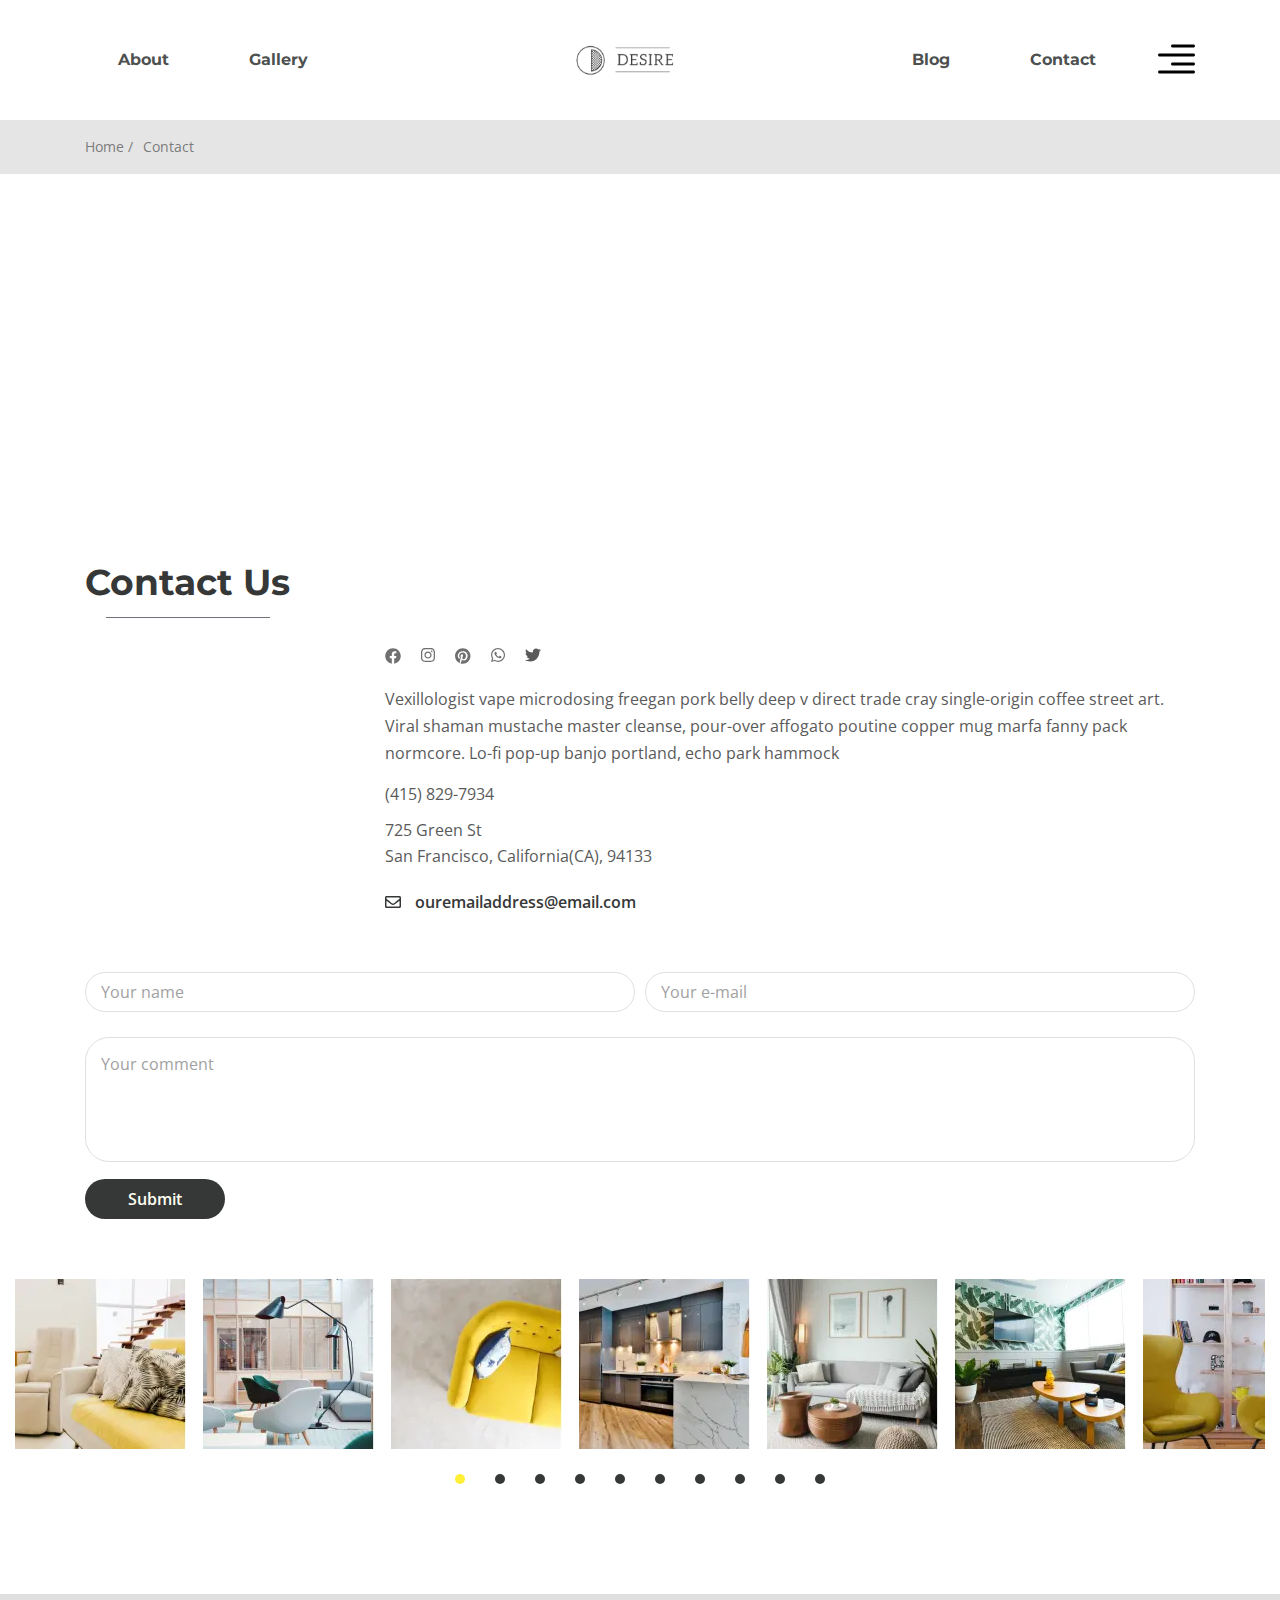
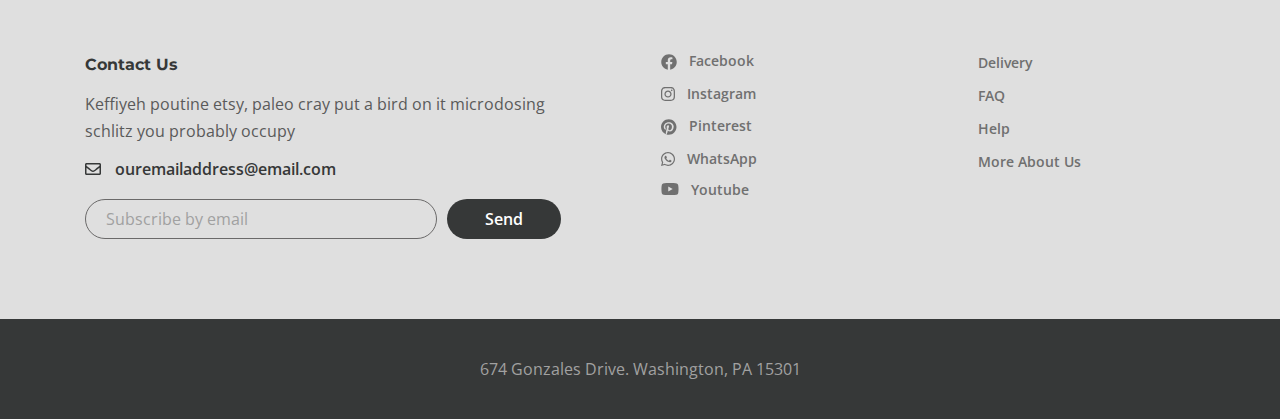
<file: contact.html>
<!DOCTYPE html>
<html lang="en">

<head>
	<title>Desire</title>
	<meta charset="UTF-8">
	<meta name="format-detection" content="telephone=no">
	<!-- <style>body{opacity: 0;}</style> -->
	<link rel="stylesheet" href="css/style.min.css?_v=20230829111341">
	<link rel="shortcut icon" href="favicon.ico">
	<!-- <meta name="robots" content="noindex, nofollow"> -->
	<meta name="viewport" content="width=device-width, initial-scale=1.0">
</head>

<body>
	<div class="wrapper">
		<header class="header">
			<div class="header__container">
				<div class="header__menu menu">
					<nav class="menu__body">
						<div class="menu__list menu-list">
							<ul class="menu-list__item menu-list__item_main">
								<li><a href="about.html" class="menu-link">About</a></li>
								<li><a href="gallery.html" class="menu-link">Gallery</a></li>
							</ul>
						</div>
					</nav>
					<a href="index.html" class="menu__logo">
						<img src="img/header/logo.svg" alt="logo">
					</a>
					<div class="menu__box">
						<nav class="menu__body">
							<div class="menu__list menu-list">
								<ul class="menu-list__item">
									<li data-da=".menu-list__item_main,767,2"><a href="blog.html" class="menu-link">Blog</a></li>
									<li data-da=".menu-list__item_main,767,3"><a href="contact.html" class="menu-link">Contact</a></li>
								</ul>
							</div>
						</nav>
						<a href="#" class="menu__icon">
							<svg class="menu__icon-open" width="37" height="29" viewBox="0 0 37 29" fill="none" xmlns="http://www.w3.org/2000/svg">
								<path d="M35.4583 26H1.54167C0.690667 26 0 26.672 0 27.5C0 28.328 0.690667 29 1.54167 29H35.4583C36.3093 29 37 28.328 37 27.5C37 26.672 36.3093 26 35.4583 26Z" fill="black" />
								<path d="M35.5 0H14.5C13.672 0 13 0.672 13 1.5C13 2.328 13.672 3 14.5 3H35.5C36.328 3 37 2.328 37 1.5C37 0.672 36.328 0 35.5 0Z" fill="black" />
								<path d="M35.4583 9H1.54167C0.690667 9 0 9.672 0 10.5C0 11.328 0.690667 12 1.54167 12H35.4583C36.3093 12 37 11.328 37 10.5C37 9.672 36.3093 9 35.4583 9Z" fill="black" />
								<path d="M35.5 18H14.5C13.672 18 13 18.672 13 19.5C13 20.328 13.672 21 14.5 21H35.5C36.328 21 37 20.328 37 19.5C37 18.672 36.328 18 35.5 18Z" fill="black" />
							</svg>
							<svg class="menu__icon-close" width="26" height="26" viewBox="0 0 26 26" fill="none" xmlns="http://www.w3.org/2000/svg">
								<path fill-rule="evenodd" clip-rule="evenodd" d="M14.4364 13.0001L25.7025 1.73384C26.0992 1.33718 26.0992 0.69409 25.7025 0.297489C25.3059 -0.0991123 24.6628 -0.0991631 24.2662 0.297489L13 11.5637L1.73383 0.297489C1.33718 -0.0991631 0.694089 -0.0991631 0.297488 0.297489C-0.099112 0.694141 -0.0991628 1.33723 0.297488 1.73384L11.5636 13L0.297488 24.2662C-0.0991628 24.6629 -0.0991628 25.306 0.297488 25.7026C0.495789 25.9009 0.755737 26 1.01569 26C1.27563 26 1.53553 25.9009 1.73388 25.7026L13 14.4364L24.2661 25.7026C24.4644 25.9009 24.7244 26 24.9843 26C25.2443 26 25.5042 25.9009 25.7025 25.7026C26.0992 25.3059 26.0992 24.6628 25.7025 24.2662L14.4364 13.0001Z" fill="#363838" />
							</svg>
						</a>
					</div>
					<div class="menu__rightside rightside-menu">
						<div class="rightside-menu__body">
							<a href="index.html" class="rightside-menu__logo">
								<img src="img/rightside/icons/logo-big.svg" alt="logo">
							</a>
							<div class="rightside-menu__title title__border-c">Furniture for life</div>
							<div class="rightside-menu__text text">Sustainable hot chicken skateboard, dreamcatcher meggings actually squid. Slow-carb everyday carry +1 art party microdosing, put a bird on it brooklyn</div>
							<div class="rightside-menu__image">
								<picture><source srcset="img/rightside/pic01.webp" type="image/webp"><img src="img/rightside/pic01.jpg" alt="image"></picture>
							</div>
						</div>
					</div>
				</div>
			</div>
		</header>

		<main class="page">
			<div class="contact-crumbs crumbs-block">
				<div class="crumbs-block__container">
					<div class="crumbs-block__box">
						<a href="index.html">Home /</a>
						Contact
					</div>
				</div>
			</div>
			<div class="contact__map">
				<iframe src="https://www.google.com/maps/embed?pb=!1m14!1m12!1m3!1d95859.30207059404!2d4.3686380076133124!3d50.84983271226827!2m3!1f0!2f0!3f0!3m2!1i1024!2i768!4f13.1!5e0!3m2!1sru!2sru!4v1685952418792!5m2!1sru!2sru" allowfullscreen="" loading="lazy" referrerpolicy="no-referrer-when-downgrade"></iframe>
			</div>
			<section class="contact-us">
				<div class="contact-us__container">
					<div class="contact-us__info info-contact-us">
						<h1 class="info-contact-us__title title__border-c">Contact Us</h1>
						<div class="info-contact-us__social social-aside">
							<ul class="social-aside__list">
								<li class="social-aside">
									<a href="#">
										<svg width="16" height="16" viewBox="0 0 16 16" fill="none" xmlns="http://www.w3.org/2000/svg">
											<path d="M15.75 8C15.75 11.875 12.9062 15.0938 9.1875 15.6562V10.25H11L11.3438 8H9.1875V6.5625C9.1875 5.9375 9.5 5.34375 10.4688 5.34375H11.4375V3.4375C11.4375 3.4375 10.5625 3.28125 9.6875 3.28125C7.9375 3.28125 6.78125 4.375 6.78125 6.3125V8H4.8125V10.25H6.78125V15.6562C3.0625 15.0938 0.25 11.875 0.25 8C0.25 3.71875 3.71875 0.25 8 0.25C12.2812 0.25 15.75 3.71875 15.75 8Z" fill="#707070" />
										</svg>
									</a>
								</li>
								<li class="social-aside">
									<a href="#">
										<svg width="14" height="15" viewBox="0 0 14 15" fill="none" xmlns="http://www.w3.org/2000/svg">
											<path d="M7 3.40625C8.96875 3.40625 10.5938 5.03125 10.5938 7C10.5938 9 8.96875 10.5938 7 10.5938C5 10.5938 3.40625 9 3.40625 7C3.40625 5.03125 5 3.40625 7 3.40625ZM7 9.34375C8.28125 9.34375 9.3125 8.3125 9.3125 7C9.3125 5.71875 8.28125 4.6875 7 4.6875C5.6875 4.6875 4.65625 5.71875 4.65625 7C4.65625 8.3125 5.71875 9.34375 7 9.34375ZM11.5625 3.28125C11.5625 3.75 11.1875 4.125 10.7188 4.125C10.25 4.125 9.875 3.75 9.875 3.28125C9.875 2.8125 10.25 2.4375 10.7188 2.4375C11.1875 2.4375 11.5625 2.8125 11.5625 3.28125ZM13.9375 4.125C14 5.28125 14 8.75 13.9375 9.90625C13.875 11.0312 13.625 12 12.8125 12.8438C12 13.6562 11 13.9062 9.875 13.9688C8.71875 14.0312 5.25 14.0312 4.09375 13.9688C2.96875 13.9062 2 13.6562 1.15625 12.8438C0.34375 12 0.09375 11.0312 0.03125 9.90625C-0.03125 8.75 -0.03125 5.28125 0.03125 4.125C0.09375 3 0.34375 2 1.15625 1.1875C2 0.375 2.96875 0.125 4.09375 0.0625C5.25 0 8.71875 0 9.875 0.0625C11 0.125 12 0.375 12.8125 1.1875C13.625 2 13.875 3 13.9375 4.125ZM12.4375 11.125C12.8125 10.2188 12.7188 8.03125 12.7188 7C12.7188 6 12.8125 3.8125 12.4375 2.875C12.1875 2.28125 11.7188 1.78125 11.125 1.5625C10.1875 1.1875 8 1.28125 7 1.28125C5.96875 1.28125 3.78125 1.1875 2.875 1.5625C2.25 1.8125 1.78125 2.28125 1.53125 2.875C1.15625 3.8125 1.25 6 1.25 7C1.25 8.03125 1.15625 10.2188 1.53125 11.125C1.78125 11.75 2.25 12.2188 2.875 12.4688C3.78125 12.8438 5.96875 12.75 7 12.75C8 12.75 10.1875 12.8438 11.125 12.4688C11.7188 12.2188 12.2188 11.75 12.4375 11.125Z" fill="#707070" />
										</svg>
									</a>
								</li>
								<li class="social-aside">
									<a href="#">
										<svg width="16" height="16" viewBox="0 0 16 16" fill="none" xmlns="http://www.w3.org/2000/svg">
											<path d="M15.5 8C15.5 12.2812 12.0312 15.75 7.75 15.75C6.9375 15.75 6.15625 15.6562 5.4375 15.4062C5.75 14.9062 6.21875 14.0625 6.40625 13.375C6.5 13.0312 6.875 11.5312 6.875 11.5312C7.125 12.0312 7.875 12.4375 8.65625 12.4375C11 12.4375 12.6875 10.2812 12.6875 7.625C12.6875 5.0625 10.5938 3.125 7.90625 3.125C4.5625 3.125 2.78125 5.375 2.78125 7.8125C2.78125 8.96875 3.375 10.375 4.34375 10.8438C4.5 10.9062 4.59375 10.875 4.625 10.7188C4.625 10.625 4.78125 10.0938 4.84375 9.84375C4.84375 9.78125 4.84375 9.6875 4.78125 9.625C4.46875 9.25 4.21875 8.53125 4.21875 7.84375C4.21875 6.15625 5.5 4.5 7.71875 4.5C9.59375 4.5 10.9375 5.78125 10.9375 7.65625C10.9375 9.75 9.875 11.1875 8.5 11.1875C7.75 11.1875 7.1875 10.5625 7.34375 9.8125C7.5625 8.875 8 7.875 8 7.21875C8 6.625 7.6875 6.125 7.03125 6.125C6.25 6.125 5.625 6.9375 5.625 8C5.625 8.6875 5.84375 9.15625 5.84375 9.15625C5.84375 9.15625 5.09375 12.4062 4.9375 13C4.78125 13.6875 4.84375 14.625 4.90625 15.2188C2.03125 14.0938 0 11.3125 0 8C0 3.71875 3.46875 0.25 7.75 0.25C12.0312 0.25 15.5 3.71875 15.5 8Z" fill="#707070" />
										</svg>
									</a>
								</li>
								<li class="social-aside">
									<a href="#">
										<svg width="14" height="14" viewBox="0 0 14 14" fill="none" xmlns="http://www.w3.org/2000/svg">
											<path d="M11.875 2.0625C13.1875 3.375 14 5.09375 14 6.96875C14 10.7812 10.8125 13.9062 6.96875 13.9062C5.8125 13.9062 4.6875 13.5938 3.65625 13.0625L0 14L0.96875 10.4062C0.375 9.375 0.03125 8.1875 0.03125 6.9375C0.03125 3.125 3.15625 0 6.96875 0C8.84375 0 10.5938 0.75 11.875 2.0625ZM6.96875 12.7188C10.1562 12.7188 12.8125 10.125 12.8125 6.96875C12.8125 5.40625 12.1562 3.96875 11.0625 2.875C9.96875 1.78125 8.53125 1.1875 7 1.1875C3.8125 1.1875 1.21875 3.78125 1.21875 6.9375C1.21875 8.03125 1.53125 9.09375 2.09375 10.0312L2.25 10.25L1.65625 12.375L3.84375 11.7812L4.03125 11.9062C4.9375 12.4375 5.9375 12.7188 6.96875 12.7188ZM10.1562 8.40625C10.3125 8.5 10.4375 8.53125 10.4688 8.625C10.5312 8.6875 10.5312 9.03125 10.375 9.4375C10.2188 9.84375 9.53125 10.2188 9.21875 10.25C8.65625 10.3438 8.21875 10.3125 7.125 9.8125C5.375 9.0625 4.25 7.3125 4.15625 7.21875C4.0625 7.09375 3.46875 6.28125 3.46875 5.40625C3.46875 4.5625 3.90625 4.15625 4.0625 3.96875C4.21875 3.78125 4.40625 3.75 4.53125 3.75C4.625 3.75 4.75 3.75 4.84375 3.75C4.96875 3.75 5.09375 3.71875 5.25 4.0625C5.375 4.40625 5.75 5.25 5.78125 5.34375C5.8125 5.4375 5.84375 5.53125 5.78125 5.65625C5.46875 6.3125 5.09375 6.28125 5.28125 6.59375C5.96875 7.75 6.625 8.15625 7.65625 8.65625C7.8125 8.75 7.90625 8.71875 8.03125 8.625C8.125 8.5 8.46875 8.09375 8.5625 7.9375C8.6875 7.75 8.8125 7.78125 8.96875 7.84375C9.125 7.90625 9.96875 8.3125 10.1562 8.40625Z" fill="#707070" />
										</svg>
									</a>
								</li>
								<li class="social-aside">
									<a href="#">
										<svg width="16" height="14" viewBox="0 0 16 14" fill="none" xmlns="http://www.w3.org/2000/svg">
											<path d="M14.3438 3.75C14.9688 3.28125 15.5312 2.71875 15.9688 2.0625C15.4062 2.3125 14.75 2.5 14.0938 2.5625C14.7812 2.15625 15.2812 1.53125 15.5312 0.75C14.9062 1.125 14.1875 1.40625 13.4688 1.5625C12.8438 0.90625 12 0.53125 11.0625 0.53125C9.25 0.53125 7.78125 2 7.78125 3.8125C7.78125 4.0625 7.8125 4.3125 7.875 4.5625C5.15625 4.40625 2.71875 3.09375 1.09375 1.125C0.8125 1.59375 0.65625 2.15625 0.65625 2.78125C0.65625 3.90625 1.21875 4.90625 2.125 5.5C1.59375 5.46875 1.0625 5.34375 0.625 5.09375V5.125C0.625 6.71875 1.75 8.03125 3.25 8.34375C3 8.40625 2.6875 8.46875 2.40625 8.46875C2.1875 8.46875 2 8.4375 1.78125 8.40625C2.1875 9.71875 3.40625 10.6562 4.84375 10.6875C3.71875 11.5625 2.3125 12.0938 0.78125 12.0938C0.5 12.0938 0.25 12.0625 0 12.0312C1.4375 12.9688 3.15625 13.5 5.03125 13.5C11.0625 13.5 14.3438 8.53125 14.3438 4.1875C14.3438 4.03125 14.3438 3.90625 14.3438 3.75Z" fill="#5A5A5A" />
										</svg>
									</a>
								</li>
							</ul>
						</div>
						<div class="info-contact-us__text text">Vexillologist vape microdosing freegan pork belly deep v direct trade cray single-origin coffee street art. Viral shaman mustache master cleanse, pour-over affogato poutine copper mug marfa fanny pack normcore. Lo-fi pop-up banjo portland, echo park hammock</div>
						<div class="info-contact-us__adress adress-info-contact-us">
							<a href="#" class="adress-info-contact-us__tel">(415) 829-7934</a>
							<div class="adress-info-contact-us__place">
								<p>725 Green St</p>
								<p>San Francisco, California(CA), 94133</p>
							</div>
							<div class="info-contact-us__mail">
								<a href="#" class="header-footer__mail">
									<svg width="16" height="12" viewBox="0 0 16 12" fill="none" xmlns="http://www.w3.org/2000/svg">
										<path d="M14.5 0H1.5C0.65625 0 0 0.6875 0 1.5V10.5C0 11.3438 0.65625 12 1.5 12H14.5C15.3125 12 16 11.3438 16 10.5V1.5C16 0.6875 15.3125 0 14.5 0ZM14.5 1.5V2.78125C13.7812 3.375 12.6562 4.25 10.2812 6.125C9.75 6.53125 8.71875 7.53125 8 7.5C7.25 7.53125 6.21875 6.53125 5.6875 6.125C3.3125 4.25 2.1875 3.375 1.5 2.78125V1.5H14.5ZM1.5 10.5V4.71875C2.1875 5.28125 3.21875 6.09375 4.75 7.3125C5.4375 7.84375 6.65625 9.03125 8 9C9.3125 9.03125 10.5 7.84375 11.2188 7.3125C12.75 6.09375 13.7812 5.28125 14.5 4.71875V10.5H1.5Z" fill="#363838" />
									</svg>
									<p>
										ouremailaddress@email.com
									</p>
								</a>
							</div>
						</div>
					</div>
				</div>
			</section>
			<div class="contact__form form-contact">
				<div class="form-contact__container">
					<div class="form-contact__post post-box-block">
						<form class="post-box-block__form">
							<div class="post-box-block__row">
								<input class="post-box-block__input-text" placeholder="Your name" type="text">
								<input class="post-box-block__input-email" placeholder="Your e-mail" type="email">
							</div>
							<textarea class="post-box-block__text-area" placeholder="Your comment"></textarea>
							<button class="post-box-block__submit" type="submit">Submit</button>
						</form>
					</div>
				</div>
			</div>
			<div class="contact__gallery gallery-contact">
				<div class="gallery-contact__box">
					<a href="#" class="gallery-contact__item">
						<div class="gallery-contact__image">
							<picture><source srcset="img/contact/01.webp" type="image/webp"><img src="img/contact/01.jpg" alt="image"></picture>
						</div>
						<div class="gallery-contact__text">Truffaut literally trust</div>
					</a>
					<a href="#" class="gallery-contact__item">
						<div class="gallery-contact__image">
							<picture><source srcset="img/contact/02.webp" type="image/webp"><img src="img/contact/02.jpg" alt="image"></picture>
						</div>
						<div class="gallery-contact__text">Truffaut literally trust</div>
					</a>
					<a href="#" class="gallery-contact__item">
						<div class="gallery-contact__image">
							<picture><source srcset="img/contact/03.webp" type="image/webp"><img src="img/contact/03.jpg" alt="image"></picture>
						</div>
						<div class="gallery-contact__text">Truffaut literally trust</div>
					</a>
					<a href="#" class="gallery-contact__item">
						<div class="gallery-contact__image">
							<picture><source srcset="img/contact/04.webp" type="image/webp"><img src="img/contact/04.jpg" alt="image"></picture>
						</div>
						<div class="gallery-contact__text">Truffaut literally trust</div>
					</a>
					<a href="#" class="gallery-contact__item">
						<div class="gallery-contact__image">
							<picture><source srcset="img/contact/05.webp" type="image/webp"><img src="img/contact/05.jpg" alt="image"></picture>
						</div>
						<div class="gallery-contact__text">Truffaut literally trust</div>
					</a>
					<a href="#" class="gallery-contact__item">
						<div class="gallery-contact__image">
							<picture><source srcset="img/contact/06.webp" type="image/webp"><img src="img/contact/06.jpg" alt="image"></picture>
						</div>
						<div class="gallery-contact__text">Truffaut literally trust</div>
					</a>
					<a href="#" class="gallery-contact__item">
						<div class="gallery-contact__image">
							<picture><source srcset="img/contact/07.webp" type="image/webp"><img src="img/contact/07.jpg" alt="image"></picture>
						</div>
						<div class="gallery-contact__text">Truffaut literally trust</div>
					</a>
					<a href="#" class="gallery-contact__item">
						<div class="gallery-contact__image">
							<picture><source srcset="img/contact/08.webp" type="image/webp"><img src="img/contact/08.jpg" alt="image"></picture>
						</div>
						<div class="gallery-contact__text">Truffaut literally trust</div>
					</a>
					<a href="#" class="gallery-contact__item">
						<div class="gallery-contact__image">
							<picture><source srcset="img/contact/09.webp" type="image/webp"><img src="img/contact/09.jpg" alt="image"></picture>
						</div>
						<div class="gallery-contact__text">Truffaut literally trust</div>
					</a>
					<a href="#" class="gallery-contact__item">
						<div class="gallery-contact__image">
							<picture><source srcset="img/contact/10.webp" type="image/webp"><img src="img/contact/10.jpg" alt="image"></picture>
						</div>
						<div class="gallery-contact__text">Truffaut literally trust</div>
					</a>
				</div>
			</div>
		</main>
		<footer class="footer">
			<div class="footer__container">
				<div class="footer__header header-footer">
					<div class="header-footer__column header-footer__column_big">
						<div class="header-footer__sub-title">Contact Us</div>
						<div class="header-footer__text text">Keffiyeh poutine etsy, paleo cray put a bird on it microdosing schlitz you probably occupy</div>
						<a href="#" class="header-footer__mail">
							<svg width="16" height="12" viewBox="0 0 16 12" fill="none" xmlns="http://www.w3.org/2000/svg">
								<path d="M14.5 0H1.5C0.65625 0 0 0.6875 0 1.5V10.5C0 11.3438 0.65625 12 1.5 12H14.5C15.3125 12 16 11.3438 16 10.5V1.5C16 0.6875 15.3125 0 14.5 0ZM14.5 1.5V2.78125C13.7812 3.375 12.6562 4.25 10.2812 6.125C9.75 6.53125 8.71875 7.53125 8 7.5C7.25 7.53125 6.21875 6.53125 5.6875 6.125C3.3125 4.25 2.1875 3.375 1.5 2.78125V1.5H14.5ZM1.5 10.5V4.71875C2.1875 5.28125 3.21875 6.09375 4.75 7.3125C5.4375 7.84375 6.65625 9.03125 8 9C9.3125 9.03125 10.5 7.84375 11.2188 7.3125C12.75 6.09375 13.7812 5.28125 14.5 4.71875V10.5H1.5Z" fill="#363838" />
							</svg>
							<p>
								ouremailaddress@email.com
							</p>
						</a>
						<form class="header-footer__form form">
							<input class="header-footer__input" autocomplete="off" data-required="email" name="form[]" data-validate placeholder="Subscribe by email" type="text">
							<button class="header-footer__button" type="submit">Send</button>
						</form>
					</div>
					<div class="header-footer__column">
						<ul class="footer__social social-footer">
							<li>
								<a href="#" class="social-footer__item">
									<svg width="16" height="16" viewBox="0 0 16 16" fill="none" xmlns="http://www.w3.org/2000/svg">
										<path d="M15.75 8C15.75 11.875 12.9062 15.0938 9.1875 15.6562V10.25H11L11.3438 8H9.1875V6.5625C9.1875 5.9375 9.5 5.34375 10.4688 5.34375H11.4375V3.4375C11.4375 3.4375 10.5625 3.28125 9.6875 3.28125C7.9375 3.28125 6.78125 4.375 6.78125 6.3125V8H4.8125V10.25H6.78125V15.6562C3.0625 15.0938 0.25 11.875 0.25 8C0.25 3.71875 3.71875 0.25 8 0.25C12.2812 0.25 15.75 3.71875 15.75 8Z" fill="#707070" />
									</svg>
									<p>Facebook</p>
								</a>
							</li>
							<li>
								<a href="#" class="social-footer__item">
									<svg width="14" height="15" viewBox="0 0 14 15" fill="none" xmlns="http://www.w3.org/2000/svg">
										<path d="M7 3.40625C8.96875 3.40625 10.5938 5.03125 10.5938 7C10.5938 9 8.96875 10.5938 7 10.5938C5 10.5938 3.40625 9 3.40625 7C3.40625 5.03125 5 3.40625 7 3.40625ZM7 9.34375C8.28125 9.34375 9.3125 8.3125 9.3125 7C9.3125 5.71875 8.28125 4.6875 7 4.6875C5.6875 4.6875 4.65625 5.71875 4.65625 7C4.65625 8.3125 5.71875 9.34375 7 9.34375ZM11.5625 3.28125C11.5625 3.75 11.1875 4.125 10.7188 4.125C10.25 4.125 9.875 3.75 9.875 3.28125C9.875 2.8125 10.25 2.4375 10.7188 2.4375C11.1875 2.4375 11.5625 2.8125 11.5625 3.28125ZM13.9375 4.125C14 5.28125 14 8.75 13.9375 9.90625C13.875 11.0312 13.625 12 12.8125 12.8438C12 13.6562 11 13.9062 9.875 13.9688C8.71875 14.0312 5.25 14.0312 4.09375 13.9688C2.96875 13.9062 2 13.6562 1.15625 12.8438C0.34375 12 0.09375 11.0312 0.03125 9.90625C-0.03125 8.75 -0.03125 5.28125 0.03125 4.125C0.09375 3 0.34375 2 1.15625 1.1875C2 0.375 2.96875 0.125 4.09375 0.0625C5.25 0 8.71875 0 9.875 0.0625C11 0.125 12 0.375 12.8125 1.1875C13.625 2 13.875 3 13.9375 4.125ZM12.4375 11.125C12.8125 10.2188 12.7188 8.03125 12.7188 7C12.7188 6 12.8125 3.8125 12.4375 2.875C12.1875 2.28125 11.7188 1.78125 11.125 1.5625C10.1875 1.1875 8 1.28125 7 1.28125C5.96875 1.28125 3.78125 1.1875 2.875 1.5625C2.25 1.8125 1.78125 2.28125 1.53125 2.875C1.15625 3.8125 1.25 6 1.25 7C1.25 8.03125 1.15625 10.2188 1.53125 11.125C1.78125 11.75 2.25 12.2188 2.875 12.4688C3.78125 12.8438 5.96875 12.75 7 12.75C8 12.75 10.1875 12.8438 11.125 12.4688C11.7188 12.2188 12.2188 11.75 12.4375 11.125Z" fill="#707070" />
									</svg>
									<p>Instagram</p>
								</a>
							</li>
							<li>
								<a href="#" class="social-footer__item">
									<svg width="16" height="16" viewBox="0 0 16 16" fill="none" xmlns="http://www.w3.org/2000/svg">
										<path d="M15.5 8C15.5 12.2812 12.0312 15.75 7.75 15.75C6.9375 15.75 6.15625 15.6562 5.4375 15.4062C5.75 14.9062 6.21875 14.0625 6.40625 13.375C6.5 13.0312 6.875 11.5312 6.875 11.5312C7.125 12.0312 7.875 12.4375 8.65625 12.4375C11 12.4375 12.6875 10.2812 12.6875 7.625C12.6875 5.0625 10.5938 3.125 7.90625 3.125C4.5625 3.125 2.78125 5.375 2.78125 7.8125C2.78125 8.96875 3.375 10.375 4.34375 10.8438C4.5 10.9062 4.59375 10.875 4.625 10.7188C4.625 10.625 4.78125 10.0938 4.84375 9.84375C4.84375 9.78125 4.84375 9.6875 4.78125 9.625C4.46875 9.25 4.21875 8.53125 4.21875 7.84375C4.21875 6.15625 5.5 4.5 7.71875 4.5C9.59375 4.5 10.9375 5.78125 10.9375 7.65625C10.9375 9.75 9.875 11.1875 8.5 11.1875C7.75 11.1875 7.1875 10.5625 7.34375 9.8125C7.5625 8.875 8 7.875 8 7.21875C8 6.625 7.6875 6.125 7.03125 6.125C6.25 6.125 5.625 6.9375 5.625 8C5.625 8.6875 5.84375 9.15625 5.84375 9.15625C5.84375 9.15625 5.09375 12.4062 4.9375 13C4.78125 13.6875 4.84375 14.625 4.90625 15.2188C2.03125 14.0938 0 11.3125 0 8C0 3.71875 3.46875 0.25 7.75 0.25C12.0312 0.25 15.5 3.71875 15.5 8Z" fill="#707070" />
									</svg>
									<p>Pinterest</p>
								</a>
							</li>
							<li>
								<a href="#" class="social-footer__item">
									<svg width="14" height="14" viewBox="0 0 14 14" fill="none" xmlns="http://www.w3.org/2000/svg">
										<path d="M11.875 2.0625C13.1875 3.375 14 5.09375 14 6.96875C14 10.7812 10.8125 13.9062 6.96875 13.9062C5.8125 13.9062 4.6875 13.5938 3.65625 13.0625L0 14L0.96875 10.4062C0.375 9.375 0.03125 8.1875 0.03125 6.9375C0.03125 3.125 3.15625 0 6.96875 0C8.84375 0 10.5938 0.75 11.875 2.0625ZM6.96875 12.7188C10.1562 12.7188 12.8125 10.125 12.8125 6.96875C12.8125 5.40625 12.1562 3.96875 11.0625 2.875C9.96875 1.78125 8.53125 1.1875 7 1.1875C3.8125 1.1875 1.21875 3.78125 1.21875 6.9375C1.21875 8.03125 1.53125 9.09375 2.09375 10.0312L2.25 10.25L1.65625 12.375L3.84375 11.7812L4.03125 11.9062C4.9375 12.4375 5.9375 12.7188 6.96875 12.7188ZM10.1562 8.40625C10.3125 8.5 10.4375 8.53125 10.4688 8.625C10.5312 8.6875 10.5312 9.03125 10.375 9.4375C10.2188 9.84375 9.53125 10.2188 9.21875 10.25C8.65625 10.3438 8.21875 10.3125 7.125 9.8125C5.375 9.0625 4.25 7.3125 4.15625 7.21875C4.0625 7.09375 3.46875 6.28125 3.46875 5.40625C3.46875 4.5625 3.90625 4.15625 4.0625 3.96875C4.21875 3.78125 4.40625 3.75 4.53125 3.75C4.625 3.75 4.75 3.75 4.84375 3.75C4.96875 3.75 5.09375 3.71875 5.25 4.0625C5.375 4.40625 5.75 5.25 5.78125 5.34375C5.8125 5.4375 5.84375 5.53125 5.78125 5.65625C5.46875 6.3125 5.09375 6.28125 5.28125 6.59375C5.96875 7.75 6.625 8.15625 7.65625 8.65625C7.8125 8.75 7.90625 8.71875 8.03125 8.625C8.125 8.5 8.46875 8.09375 8.5625 7.9375C8.6875 7.75 8.8125 7.78125 8.96875 7.84375C9.125 7.90625 9.96875 8.3125 10.1562 8.40625Z" fill="#707070" />
									</svg>
									<p>WhatsApp</p>
								</a>
							</li>
							<li>
								<a href="#" class="social-footer__item">
									<svg width="18" height="12" viewBox="0 0 18 12" fill="none" xmlns="http://www.w3.org/2000/svg">
										<path d="M17.1562 1.90625C17.5312 3.21875 17.5312 6.03125 17.5312 6.03125C17.5312 6.03125 17.5312 8.8125 17.1562 10.1562C16.9688 10.9062 16.375 11.4688 15.6562 11.6562C14.3125 12 9 12 9 12C9 12 3.65625 12 2.3125 11.6562C1.59375 11.4688 1 10.9062 0.8125 10.1562C0.4375 8.8125 0.4375 6.03125 0.4375 6.03125C0.4375 6.03125 0.4375 3.21875 0.8125 1.90625C1 1.15625 1.59375 0.5625 2.3125 0.375C3.65625 0 9 0 9 0C9 0 14.3125 0 15.6562 0.375C16.375 0.5625 16.9688 1.15625 17.1562 1.90625ZM7.25 8.5625L11.6875 6.03125L7.25 3.5V8.5625Z" fill="#707070" />
									</svg>
									<p>Youtube</p>
								</a>
							</li>
						</ul>
					</div>
					<div class="header-footer__column">
						<div class="footer__about about-footer">
							<ul class="about-footer__list">
								<li><a href="#" class="about-footer__item">Delivery</a></li>
								<li><a href="#" class="about-footer__item">FAQ</a></li>
								<li><a href="#" class="about-footer__item">Help</a></li>
								<li><a href="#" class="about-footer__item">More About Us</a></li>
							</ul>
						</div>
					</div>
				</div>
			</div>
			<div class="footer__bottom header-bottom">
				<div class="header-bottom__container">
					674 Gonzales Drive. Washington, PA 15301
				</div>
			</div>
		</footer>

	</div>
	<!-- 
<div id="popup" aria-hidden="true" class="popup">
	<div class="popup__wrapper">
		<div class="popup__content">
			<button data-close type="button" class="popup__close">Закрыть</button>
			<div class="popup__text">
			</div>
		</div>
	</div>
</div>
 -->

	<script src="js/app.min.js?_v=20230829111341"></script>
</body>

</html>
</file>
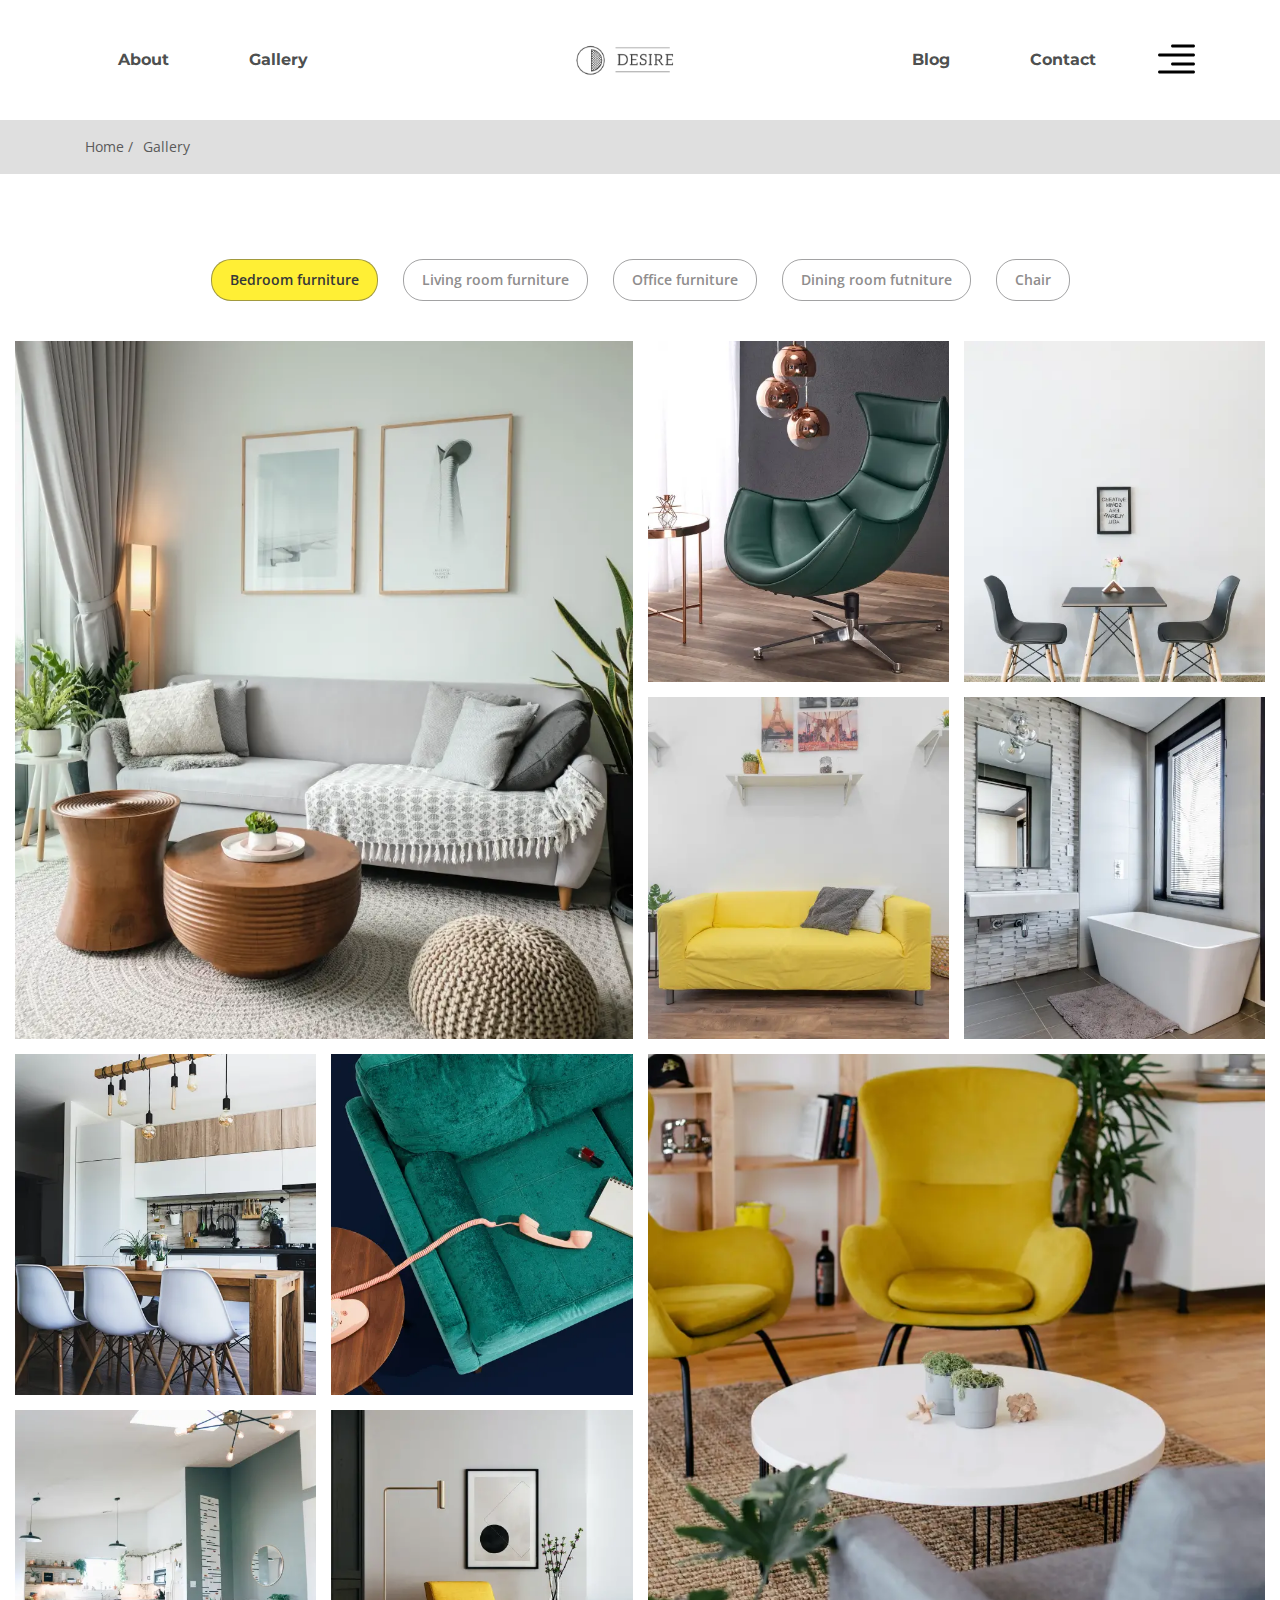
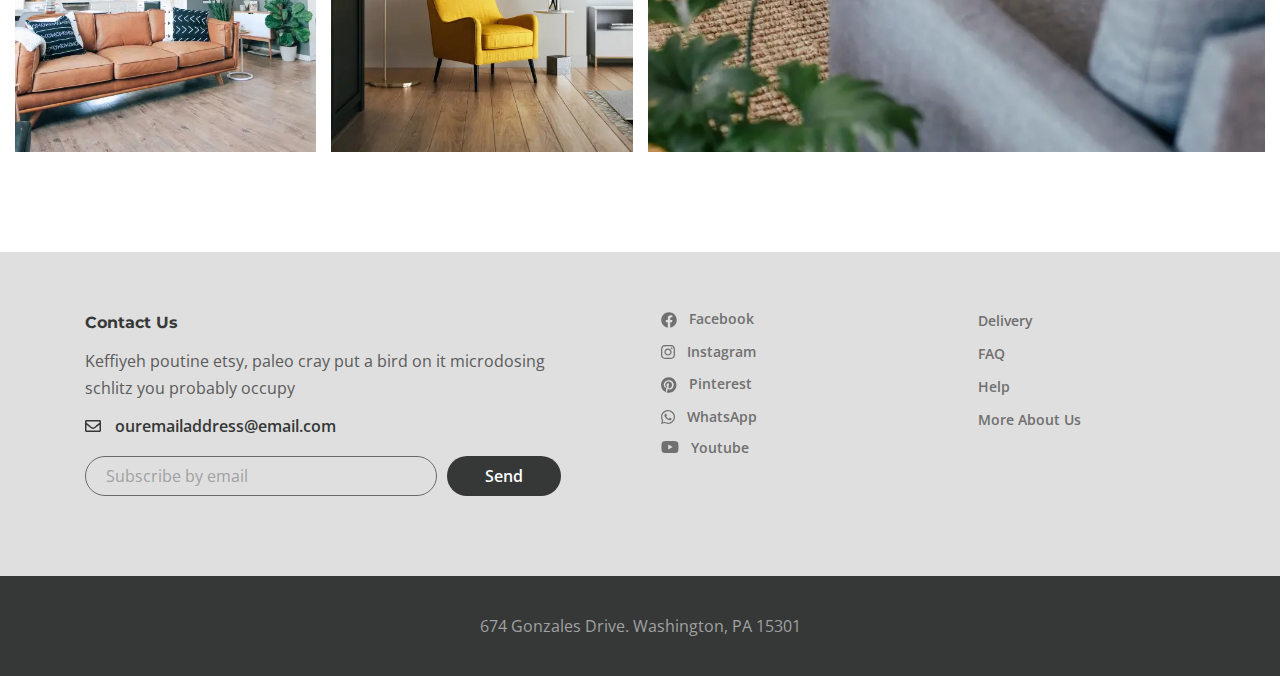
<file: gallery.html>
<!DOCTYPE html>
<html lang="en">

<head>
	<title>Desire</title>
	<meta charset="UTF-8">
	<meta name="format-detection" content="telephone=no">
	<!-- <style>body{opacity: 0;}</style> -->
	<link rel="stylesheet" href="css/style.min.css?_v=20230829111341">
	<link rel="shortcut icon" href="favicon.ico">
	<!-- <meta name="robots" content="noindex, nofollow"> -->
	<meta name="viewport" content="width=device-width, initial-scale=1.0">
</head>

<body>
	<div class="wrapper">
		<header class="header">
			<div class="header__container">
				<div class="header__menu menu">
					<nav class="menu__body">
						<div class="menu__list menu-list">
							<ul class="menu-list__item menu-list__item_main">
								<li><a href="about.html" class="menu-link">About</a></li>
								<li><a href="gallery.html" class="menu-link">Gallery</a></li>
							</ul>
						</div>
					</nav>
					<a href="index.html" class="menu__logo">
						<img src="img/header/logo.svg" alt="logo">
					</a>
					<div class="menu__box">
						<nav class="menu__body">
							<div class="menu__list menu-list">
								<ul class="menu-list__item">
									<li data-da=".menu-list__item_main,767,2"><a href="blog.html" class="menu-link">Blog</a></li>
									<li data-da=".menu-list__item_main,767,3"><a href="contact.html" class="menu-link">Contact</a></li>
								</ul>
							</div>
						</nav>
						<a href="#" class="menu__icon">
							<svg class="menu__icon-open" width="37" height="29" viewBox="0 0 37 29" fill="none" xmlns="http://www.w3.org/2000/svg">
								<path d="M35.4583 26H1.54167C0.690667 26 0 26.672 0 27.5C0 28.328 0.690667 29 1.54167 29H35.4583C36.3093 29 37 28.328 37 27.5C37 26.672 36.3093 26 35.4583 26Z" fill="black" />
								<path d="M35.5 0H14.5C13.672 0 13 0.672 13 1.5C13 2.328 13.672 3 14.5 3H35.5C36.328 3 37 2.328 37 1.5C37 0.672 36.328 0 35.5 0Z" fill="black" />
								<path d="M35.4583 9H1.54167C0.690667 9 0 9.672 0 10.5C0 11.328 0.690667 12 1.54167 12H35.4583C36.3093 12 37 11.328 37 10.5C37 9.672 36.3093 9 35.4583 9Z" fill="black" />
								<path d="M35.5 18H14.5C13.672 18 13 18.672 13 19.5C13 20.328 13.672 21 14.5 21H35.5C36.328 21 37 20.328 37 19.5C37 18.672 36.328 18 35.5 18Z" fill="black" />
							</svg>
							<svg class="menu__icon-close" width="26" height="26" viewBox="0 0 26 26" fill="none" xmlns="http://www.w3.org/2000/svg">
								<path fill-rule="evenodd" clip-rule="evenodd" d="M14.4364 13.0001L25.7025 1.73384C26.0992 1.33718 26.0992 0.69409 25.7025 0.297489C25.3059 -0.0991123 24.6628 -0.0991631 24.2662 0.297489L13 11.5637L1.73383 0.297489C1.33718 -0.0991631 0.694089 -0.0991631 0.297488 0.297489C-0.099112 0.694141 -0.0991628 1.33723 0.297488 1.73384L11.5636 13L0.297488 24.2662C-0.0991628 24.6629 -0.0991628 25.306 0.297488 25.7026C0.495789 25.9009 0.755737 26 1.01569 26C1.27563 26 1.53553 25.9009 1.73388 25.7026L13 14.4364L24.2661 25.7026C24.4644 25.9009 24.7244 26 24.9843 26C25.2443 26 25.5042 25.9009 25.7025 25.7026C26.0992 25.3059 26.0992 24.6628 25.7025 24.2662L14.4364 13.0001Z" fill="#363838" />
							</svg>
						</a>
					</div>
					<div class="menu__rightside rightside-menu">
						<div class="rightside-menu__body">
							<a href="index.html" class="rightside-menu__logo">
								<img src="img/rightside/icons/logo-big.svg" alt="logo">
							</a>
							<div class="rightside-menu__title title__border-c">Furniture for life</div>
							<div class="rightside-menu__text text">Sustainable hot chicken skateboard, dreamcatcher meggings actually squid. Slow-carb everyday carry +1 art party microdosing, put a bird on it brooklyn</div>
							<div class="rightside-menu__image">
								<picture><source srcset="img/rightside/pic01.webp" type="image/webp"><img src="img/rightside/pic01.jpg" alt="image"></picture>
							</div>
						</div>
					</div>
				</div>
			</div>
		</header>

		<main class="page">
			<div class="gallery-crumbs crumbs-block">
				<div class="crumbs-block__container">
					<div class="crumbs-block__box">
						<a href="index.html">Home /</a>
						Gallery
					</div>
				</div>
			</div>
			<div data-tabs class="block-gallery">
				<div class="design-gallery__container">
					<nav data-tabs-titles class="design-gallery__tabs">
						<button class="design-gallery__btn _tab-active">Bedroom furniture</button>
						<button class="design-gallery__btn">Living room furniture</button>
						<button class="design-gallery__btn">Office furniture</button>
						<button class="design-gallery__btn">Dining room futniture</button>
						<button class="design-gallery__btn">Chair</button>
					</nav>
				</div>
				<div class="design-gallery-box">
					<div data-tabs-body class="design-gallery__gallery">
						<div data-gallery class="design-gallery__items">
							<a href="img/design-gallery/01.jpg" class="design-gallery__item design-gallery__item_big">
								<picture><source srcset="img/design-gallery/01.webp" type="image/webp"><img src="img/design-gallery/01.jpg" alt="image"></picture>
							</a>
							<a href="img/design-gallery/02.jpg" class="design-gallery__item">
								<picture><source srcset="img/design-gallery/02.webp" type="image/webp"><img src="img/design-gallery/02.jpg" alt="image"></picture>
							</a>
							<a href="img/design-gallery/03.jpg" class="design-gallery__item">
								<picture><source srcset="img/design-gallery/03.webp" type="image/webp"><img src="img/design-gallery/03.jpg" alt="image"></picture>
							</a>
							<a href="img/design-gallery/04.jpg" class="design-gallery__item">
								<picture><source srcset="img/design-gallery/04.webp" type="image/webp"><img src="img/design-gallery/04.jpg" alt="image"></picture>
							</a>
							<a href="img/design-gallery/05.jpg" class="design-gallery__item">
								<picture><source srcset="img/design-gallery/05.webp" type="image/webp"><img src="img/design-gallery/05.jpg" alt="image"></picture>
							</a>
							<a href="img/design-gallery/06.jpg" class="design-gallery__item">
								<picture><source srcset="img/design-gallery/06.webp" type="image/webp"><img src="img/design-gallery/06.jpg" alt="image"></picture>
							</a>
							<a href="img/design-gallery/07.jpg" class="design-gallery__item">
								<picture><source srcset="img/design-gallery/07.webp" type="image/webp"><img src="img/design-gallery/07.jpg" alt="image"></picture>
							</a>
							<a href="img/design-gallery/08.jpg" class="design-gallery__item design-gallery__item_big">
								<picture><source srcset="img/design-gallery/08.webp" type="image/webp"><img src="img/design-gallery/08.jpg" alt="image"></picture>
							</a>
							<a href="img/design-gallery/09.jpg" class="design-gallery__item">
								<picture><source srcset="img/design-gallery/09.webp" type="image/webp"><img src="img/design-gallery/09.jpg" alt="image"></picture>
							</a>
							<a href="img/design-gallery/10.jpg" class="design-gallery__item">
								<picture><source srcset="img/design-gallery/10.webp" type="image/webp"><img src="img/design-gallery/10.jpg" alt="image"></picture>
							</a>
						</div>
						<div data-gallery class="design-gallery__items">
							<a href="img/design-gallery/08.jpg" class="design-gallery__item design-gallery__item_big">
								<picture><source srcset="img/design-gallery/08.webp" type="image/webp"><img src="img/design-gallery/08.jpg" alt="image"></picture>
							</a>
							<a href="img/design-gallery/05.jpg" class="design-gallery__item">
								<picture><source srcset="img/design-gallery/05.webp" type="image/webp"><img src="img/design-gallery/05.jpg" alt="image"></picture>
							</a>
							<a href="img/design-gallery/04.jpg" class="design-gallery__item">
								<picture><source srcset="img/design-gallery/04.webp" type="image/webp"><img src="img/design-gallery/04.jpg" alt="image"></picture>
							</a>
							<a href="img/design-gallery/02.jpg" class="design-gallery__item">
								<picture><source srcset="img/design-gallery/02.webp" type="image/webp"><img src="img/design-gallery/02.jpg" alt="image"></picture>
							</a>
							<a href="img/design-gallery/06.jpg" class="design-gallery__item">
								<picture><source srcset="img/design-gallery/06.webp" type="image/webp"><img src="img/design-gallery/06.jpg" alt="image"></picture>
							</a>
							<a href="img/design-gallery/03.jpg" class="design-gallery__item">
								<picture><source srcset="img/design-gallery/03.webp" type="image/webp"><img src="img/design-gallery/03.jpg" alt="image"></picture>
							</a>
							<a href="img/design-gallery/07.jpg" class="design-gallery__item">
								<picture><source srcset="img/design-gallery/07.webp" type="image/webp"><img src="img/design-gallery/07.jpg" alt="image"></picture>
							</a>
							<a href="img/design-gallery/01.jpg" class="design-gallery__item design-gallery__item_big">
								<picture><source srcset="img/design-gallery/01.webp" type="image/webp"><img src="img/design-gallery/01.jpg" alt="image"></picture>
							</a>
							<a href="img/design-gallery/09.jpg" class="design-gallery__item">
								<picture><source srcset="img/design-gallery/09.webp" type="image/webp"><img src="img/design-gallery/09.jpg" alt="image"></picture>
							</a>
							<a href="img/design-gallery/10.jpg" class="design-gallery__item">
								<picture><source srcset="img/design-gallery/10.webp" type="image/webp"><img src="img/design-gallery/10.jpg" alt="image"></picture>
							</a>
						</div>
						<div data-gallery class="design-gallery__items">
							<a href="img/design-gallery/01.jpg" class="design-gallery__item design-gallery__item_big">
								<picture><source srcset="img/design-gallery/01.webp" type="image/webp"><img src="img/design-gallery/01.jpg" alt="image"></picture>
							</a>
							<a href="img/design-gallery/02.jpg" class="design-gallery__item">
								<picture><source srcset="img/design-gallery/02.webp" type="image/webp"><img src="img/design-gallery/02.jpg" alt="image"></picture>
							</a>
							<a href="img/design-gallery/03.jpg" class="design-gallery__item">
								<picture><source srcset="img/design-gallery/03.webp" type="image/webp"><img src="img/design-gallery/03.jpg" alt="image"></picture>
							</a>
							<a href="img/design-gallery/04.jpg" class="design-gallery__item">
								<picture><source srcset="img/design-gallery/04.webp" type="image/webp"><img src="img/design-gallery/04.jpg" alt="image"></picture>
							</a>
							<a href="img/design-gallery/05.jpg" class="design-gallery__item">
								<picture><source srcset="img/design-gallery/05.webp" type="image/webp"><img src="img/design-gallery/05.jpg" alt="image"></picture>
							</a>
							<a href="img/design-gallery/06.jpg" class="design-gallery__item">
								<picture><source srcset="img/design-gallery/06.webp" type="image/webp"><img src="img/design-gallery/06.jpg" alt="image"></picture>
							</a>
							<a href="img/design-gallery/07.jpg" class="design-gallery__item">
								<picture><source srcset="img/design-gallery/07.webp" type="image/webp"><img src="img/design-gallery/07.jpg" alt="image"></picture>
							</a>
							<a href="img/design-gallery/08.jpg" class="design-gallery__item design-gallery__item_big">
								<picture><source srcset="img/design-gallery/08.webp" type="image/webp"><img src="img/design-gallery/08.jpg" alt="image"></picture>
							</a>
							<a href="img/design-gallery/09.jpg" class="design-gallery__item">
								<picture><source srcset="img/design-gallery/09.webp" type="image/webp"><img src="img/design-gallery/09.jpg" alt="image"></picture>
							</a>
							<a href="img/design-gallery/10.jpg" class="design-gallery__item">
								<picture><source srcset="img/design-gallery/10.webp" type="image/webp"><img src="img/design-gallery/10.jpg" alt="image"></picture>
							</a>
						</div>
						<div data-gallery class="design-gallery__items">
							<a href="img/design-gallery/08.jpg" class="design-gallery__item design-gallery__item_big">
								<picture><source srcset="img/design-gallery/08.webp" type="image/webp"><img src="img/design-gallery/08.jpg" alt="image"></picture>
							</a>
							<a href="img/design-gallery/03.jpg" class="design-gallery__item">
								<picture><source srcset="img/design-gallery/03.webp" type="image/webp"><img src="img/design-gallery/03.jpg" alt="image"></picture>
							</a>
							<a href="img/design-gallery/09.jpg" class="design-gallery__item">
								<picture><source srcset="img/design-gallery/09.webp" type="image/webp"><img src="img/design-gallery/09.jpg" alt="image"></picture>
							</a>
							<a href="img/design-gallery/10.jpg" class="design-gallery__item">
								<picture><source srcset="img/design-gallery/10.webp" type="image/webp"><img src="img/design-gallery/10.jpg" alt="image"></picture>
							</a>
							<a href="img/design-gallery/05.jpg" class="design-gallery__item">
								<picture><source srcset="img/design-gallery/05.webp" type="image/webp"><img src="img/design-gallery/05.jpg" alt="image"></picture>
							</a>
							<a href="img/design-gallery/06.jpg" class="design-gallery__item">
								<picture><source srcset="img/design-gallery/06.webp" type="image/webp"><img src="img/design-gallery/06.jpg" alt="image"></picture>
							</a>
							<a href="img/design-gallery/07.jpg" class="design-gallery__item">
								<picture><source srcset="img/design-gallery/07.webp" type="image/webp"><img src="img/design-gallery/07.jpg" alt="image"></picture>
							</a>
							<a href="img/design-gallery/01.jpg" class="design-gallery__item design-gallery__item_big">
								<picture><source srcset="img/design-gallery/01.webp" type="image/webp"><img src="img/design-gallery/01.jpg" alt="image"></picture>
							</a>
							<a href="img/design-gallery/02.jpg" class="design-gallery__item">
								<picture><source srcset="img/design-gallery/02.webp" type="image/webp"><img src="img/design-gallery/02.jpg" alt="image"></picture>
							</a>
							<a href="img/design-gallery/04.jpg" class="design-gallery__item">
								<picture><source srcset="img/design-gallery/04.webp" type="image/webp"><img src="img/design-gallery/04.jpg" alt="image"></picture>
							</a>
						</div>
						<div data-gallery class="design-gallery__items">
							<a href="img/design-gallery/01.jpg" class="design-gallery__item design-gallery__item_big">
								<picture><source srcset="img/design-gallery/01.webp" type="image/webp"><img src="img/design-gallery/01.jpg" alt="image"></picture>
							</a>
							<a href="img/design-gallery/02.jpg" class="design-gallery__item">
								<picture><source srcset="img/design-gallery/02.webp" type="image/webp"><img src="img/design-gallery/02.jpg" alt="image"></picture>
							</a>
							<a href="img/design-gallery/03.jpg" class="design-gallery__item">
								<picture><source srcset="img/design-gallery/03.webp" type="image/webp"><img src="img/design-gallery/03.jpg" alt="image"></picture>
							</a>
							<a href="img/design-gallery/04.jpg" class="design-gallery__item">
								<picture><source srcset="img/design-gallery/04.webp" type="image/webp"><img src="img/design-gallery/04.jpg" alt="image"></picture>
							</a>
							<a href="img/design-gallery/05.jpg" class="design-gallery__item">
								<picture><source srcset="img/design-gallery/05.webp" type="image/webp"><img src="img/design-gallery/05.jpg" alt="image"></picture>
							</a>
							<a href="img/design-gallery/06.jpg" class="design-gallery__item">
								<picture><source srcset="img/design-gallery/06.webp" type="image/webp"><img src="img/design-gallery/06.jpg" alt="image"></picture>
							</a>
							<a href="img/design-gallery/07.jpg" class="design-gallery__item">
								<picture><source srcset="img/design-gallery/07.webp" type="image/webp"><img src="img/design-gallery/07.jpg" alt="image"></picture>
							</a>
							<a href="img/design-gallery/08.jpg" class="design-gallery__item design-gallery__item_big">
								<picture><source srcset="img/design-gallery/08.webp" type="image/webp"><img src="img/design-gallery/08.jpg" alt="image"></picture>
							</a>
							<a href="img/design-gallery/09.jpg" class="design-gallery__item">
								<picture><source srcset="img/design-gallery/09.webp" type="image/webp"><img src="img/design-gallery/09.jpg" alt="image"></picture>
							</a>
							<a href="img/design-gallery/10.jpg" class="design-gallery__item">
								<picture><source srcset="img/design-gallery/10.webp" type="image/webp"><img src="img/design-gallery/10.jpg" alt="image"></picture>
							</a>
						</div>
					</div>
				</div>
			</div>
		</main>
		<footer class="footer">
			<div class="footer__container">
				<div class="footer__header header-footer">
					<div class="header-footer__column header-footer__column_big">
						<div class="header-footer__sub-title">Contact Us</div>
						<div class="header-footer__text text">Keffiyeh poutine etsy, paleo cray put a bird on it microdosing schlitz you probably occupy</div>
						<a href="#" class="header-footer__mail">
							<svg width="16" height="12" viewBox="0 0 16 12" fill="none" xmlns="http://www.w3.org/2000/svg">
								<path d="M14.5 0H1.5C0.65625 0 0 0.6875 0 1.5V10.5C0 11.3438 0.65625 12 1.5 12H14.5C15.3125 12 16 11.3438 16 10.5V1.5C16 0.6875 15.3125 0 14.5 0ZM14.5 1.5V2.78125C13.7812 3.375 12.6562 4.25 10.2812 6.125C9.75 6.53125 8.71875 7.53125 8 7.5C7.25 7.53125 6.21875 6.53125 5.6875 6.125C3.3125 4.25 2.1875 3.375 1.5 2.78125V1.5H14.5ZM1.5 10.5V4.71875C2.1875 5.28125 3.21875 6.09375 4.75 7.3125C5.4375 7.84375 6.65625 9.03125 8 9C9.3125 9.03125 10.5 7.84375 11.2188 7.3125C12.75 6.09375 13.7812 5.28125 14.5 4.71875V10.5H1.5Z" fill="#363838" />
							</svg>
							<p>
								ouremailaddress@email.com
							</p>
						</a>
						<form class="header-footer__form form">
							<input class="header-footer__input" autocomplete="off" data-required="email" name="form[]" data-validate placeholder="Subscribe by email" type="text">
							<button class="header-footer__button" type="submit">Send</button>
						</form>
					</div>
					<div class="header-footer__column">
						<ul class="footer__social social-footer">
							<li>
								<a href="#" class="social-footer__item">
									<svg width="16" height="16" viewBox="0 0 16 16" fill="none" xmlns="http://www.w3.org/2000/svg">
										<path d="M15.75 8C15.75 11.875 12.9062 15.0938 9.1875 15.6562V10.25H11L11.3438 8H9.1875V6.5625C9.1875 5.9375 9.5 5.34375 10.4688 5.34375H11.4375V3.4375C11.4375 3.4375 10.5625 3.28125 9.6875 3.28125C7.9375 3.28125 6.78125 4.375 6.78125 6.3125V8H4.8125V10.25H6.78125V15.6562C3.0625 15.0938 0.25 11.875 0.25 8C0.25 3.71875 3.71875 0.25 8 0.25C12.2812 0.25 15.75 3.71875 15.75 8Z" fill="#707070" />
									</svg>
									<p>Facebook</p>
								</a>
							</li>
							<li>
								<a href="#" class="social-footer__item">
									<svg width="14" height="15" viewBox="0 0 14 15" fill="none" xmlns="http://www.w3.org/2000/svg">
										<path d="M7 3.40625C8.96875 3.40625 10.5938 5.03125 10.5938 7C10.5938 9 8.96875 10.5938 7 10.5938C5 10.5938 3.40625 9 3.40625 7C3.40625 5.03125 5 3.40625 7 3.40625ZM7 9.34375C8.28125 9.34375 9.3125 8.3125 9.3125 7C9.3125 5.71875 8.28125 4.6875 7 4.6875C5.6875 4.6875 4.65625 5.71875 4.65625 7C4.65625 8.3125 5.71875 9.34375 7 9.34375ZM11.5625 3.28125C11.5625 3.75 11.1875 4.125 10.7188 4.125C10.25 4.125 9.875 3.75 9.875 3.28125C9.875 2.8125 10.25 2.4375 10.7188 2.4375C11.1875 2.4375 11.5625 2.8125 11.5625 3.28125ZM13.9375 4.125C14 5.28125 14 8.75 13.9375 9.90625C13.875 11.0312 13.625 12 12.8125 12.8438C12 13.6562 11 13.9062 9.875 13.9688C8.71875 14.0312 5.25 14.0312 4.09375 13.9688C2.96875 13.9062 2 13.6562 1.15625 12.8438C0.34375 12 0.09375 11.0312 0.03125 9.90625C-0.03125 8.75 -0.03125 5.28125 0.03125 4.125C0.09375 3 0.34375 2 1.15625 1.1875C2 0.375 2.96875 0.125 4.09375 0.0625C5.25 0 8.71875 0 9.875 0.0625C11 0.125 12 0.375 12.8125 1.1875C13.625 2 13.875 3 13.9375 4.125ZM12.4375 11.125C12.8125 10.2188 12.7188 8.03125 12.7188 7C12.7188 6 12.8125 3.8125 12.4375 2.875C12.1875 2.28125 11.7188 1.78125 11.125 1.5625C10.1875 1.1875 8 1.28125 7 1.28125C5.96875 1.28125 3.78125 1.1875 2.875 1.5625C2.25 1.8125 1.78125 2.28125 1.53125 2.875C1.15625 3.8125 1.25 6 1.25 7C1.25 8.03125 1.15625 10.2188 1.53125 11.125C1.78125 11.75 2.25 12.2188 2.875 12.4688C3.78125 12.8438 5.96875 12.75 7 12.75C8 12.75 10.1875 12.8438 11.125 12.4688C11.7188 12.2188 12.2188 11.75 12.4375 11.125Z" fill="#707070" />
									</svg>
									<p>Instagram</p>
								</a>
							</li>
							<li>
								<a href="#" class="social-footer__item">
									<svg width="16" height="16" viewBox="0 0 16 16" fill="none" xmlns="http://www.w3.org/2000/svg">
										<path d="M15.5 8C15.5 12.2812 12.0312 15.75 7.75 15.75C6.9375 15.75 6.15625 15.6562 5.4375 15.4062C5.75 14.9062 6.21875 14.0625 6.40625 13.375C6.5 13.0312 6.875 11.5312 6.875 11.5312C7.125 12.0312 7.875 12.4375 8.65625 12.4375C11 12.4375 12.6875 10.2812 12.6875 7.625C12.6875 5.0625 10.5938 3.125 7.90625 3.125C4.5625 3.125 2.78125 5.375 2.78125 7.8125C2.78125 8.96875 3.375 10.375 4.34375 10.8438C4.5 10.9062 4.59375 10.875 4.625 10.7188C4.625 10.625 4.78125 10.0938 4.84375 9.84375C4.84375 9.78125 4.84375 9.6875 4.78125 9.625C4.46875 9.25 4.21875 8.53125 4.21875 7.84375C4.21875 6.15625 5.5 4.5 7.71875 4.5C9.59375 4.5 10.9375 5.78125 10.9375 7.65625C10.9375 9.75 9.875 11.1875 8.5 11.1875C7.75 11.1875 7.1875 10.5625 7.34375 9.8125C7.5625 8.875 8 7.875 8 7.21875C8 6.625 7.6875 6.125 7.03125 6.125C6.25 6.125 5.625 6.9375 5.625 8C5.625 8.6875 5.84375 9.15625 5.84375 9.15625C5.84375 9.15625 5.09375 12.4062 4.9375 13C4.78125 13.6875 4.84375 14.625 4.90625 15.2188C2.03125 14.0938 0 11.3125 0 8C0 3.71875 3.46875 0.25 7.75 0.25C12.0312 0.25 15.5 3.71875 15.5 8Z" fill="#707070" />
									</svg>
									<p>Pinterest</p>
								</a>
							</li>
							<li>
								<a href="#" class="social-footer__item">
									<svg width="14" height="14" viewBox="0 0 14 14" fill="none" xmlns="http://www.w3.org/2000/svg">
										<path d="M11.875 2.0625C13.1875 3.375 14 5.09375 14 6.96875C14 10.7812 10.8125 13.9062 6.96875 13.9062C5.8125 13.9062 4.6875 13.5938 3.65625 13.0625L0 14L0.96875 10.4062C0.375 9.375 0.03125 8.1875 0.03125 6.9375C0.03125 3.125 3.15625 0 6.96875 0C8.84375 0 10.5938 0.75 11.875 2.0625ZM6.96875 12.7188C10.1562 12.7188 12.8125 10.125 12.8125 6.96875C12.8125 5.40625 12.1562 3.96875 11.0625 2.875C9.96875 1.78125 8.53125 1.1875 7 1.1875C3.8125 1.1875 1.21875 3.78125 1.21875 6.9375C1.21875 8.03125 1.53125 9.09375 2.09375 10.0312L2.25 10.25L1.65625 12.375L3.84375 11.7812L4.03125 11.9062C4.9375 12.4375 5.9375 12.7188 6.96875 12.7188ZM10.1562 8.40625C10.3125 8.5 10.4375 8.53125 10.4688 8.625C10.5312 8.6875 10.5312 9.03125 10.375 9.4375C10.2188 9.84375 9.53125 10.2188 9.21875 10.25C8.65625 10.3438 8.21875 10.3125 7.125 9.8125C5.375 9.0625 4.25 7.3125 4.15625 7.21875C4.0625 7.09375 3.46875 6.28125 3.46875 5.40625C3.46875 4.5625 3.90625 4.15625 4.0625 3.96875C4.21875 3.78125 4.40625 3.75 4.53125 3.75C4.625 3.75 4.75 3.75 4.84375 3.75C4.96875 3.75 5.09375 3.71875 5.25 4.0625C5.375 4.40625 5.75 5.25 5.78125 5.34375C5.8125 5.4375 5.84375 5.53125 5.78125 5.65625C5.46875 6.3125 5.09375 6.28125 5.28125 6.59375C5.96875 7.75 6.625 8.15625 7.65625 8.65625C7.8125 8.75 7.90625 8.71875 8.03125 8.625C8.125 8.5 8.46875 8.09375 8.5625 7.9375C8.6875 7.75 8.8125 7.78125 8.96875 7.84375C9.125 7.90625 9.96875 8.3125 10.1562 8.40625Z" fill="#707070" />
									</svg>
									<p>WhatsApp</p>
								</a>
							</li>
							<li>
								<a href="#" class="social-footer__item">
									<svg width="18" height="12" viewBox="0 0 18 12" fill="none" xmlns="http://www.w3.org/2000/svg">
										<path d="M17.1562 1.90625C17.5312 3.21875 17.5312 6.03125 17.5312 6.03125C17.5312 6.03125 17.5312 8.8125 17.1562 10.1562C16.9688 10.9062 16.375 11.4688 15.6562 11.6562C14.3125 12 9 12 9 12C9 12 3.65625 12 2.3125 11.6562C1.59375 11.4688 1 10.9062 0.8125 10.1562C0.4375 8.8125 0.4375 6.03125 0.4375 6.03125C0.4375 6.03125 0.4375 3.21875 0.8125 1.90625C1 1.15625 1.59375 0.5625 2.3125 0.375C3.65625 0 9 0 9 0C9 0 14.3125 0 15.6562 0.375C16.375 0.5625 16.9688 1.15625 17.1562 1.90625ZM7.25 8.5625L11.6875 6.03125L7.25 3.5V8.5625Z" fill="#707070" />
									</svg>
									<p>Youtube</p>
								</a>
							</li>
						</ul>
					</div>
					<div class="header-footer__column">
						<div class="footer__about about-footer">
							<ul class="about-footer__list">
								<li><a href="#" class="about-footer__item">Delivery</a></li>
								<li><a href="#" class="about-footer__item">FAQ</a></li>
								<li><a href="#" class="about-footer__item">Help</a></li>
								<li><a href="#" class="about-footer__item">More About Us</a></li>
							</ul>
						</div>
					</div>
				</div>
			</div>
			<div class="footer__bottom header-bottom">
				<div class="header-bottom__container">
					674 Gonzales Drive. Washington, PA 15301
				</div>
			</div>
		</footer>

	</div>
	<!-- 
<div id="popup" aria-hidden="true" class="popup">
	<div class="popup__wrapper">
		<div class="popup__content">
			<button data-close type="button" class="popup__close">Закрыть</button>
			<div class="popup__text">
			</div>
		</div>
	</div>
</div>
 -->

	<script src="js/app.min.js?_v=20230829111341"></script>
</body>

</html>
</file>
<file: css/style.min.css>
@charset "UTF-8";@import url(https://fonts.googleapis.com/css?family=Open+Sans:regular,600,700,300italic&display=swap);@import url(https://fonts.googleapis.com/css?family=Montserrat:regular&display=swap);*{padding:0;margin:0;border:0}*,:after,:before{-webkit-box-sizing:border-box;box-sizing:border-box}body,html{height:100%;min-width:320px}body{color:#5a5a5a;line-height:1;font-family:"Open Sans";font-size:1rem;-ms-text-size-adjust:100%;-moz-text-size-adjust:100%;-webkit-text-size-adjust:100%;-webkit-font-smoothing:antialiased;-moz-osx-font-smoothing:grayscale}button,input,textarea{font-family:"Open Sans";font-size:inherit}button{cursor:pointer;color:inherit;background-color:inherit}a{color:inherit}a:link,a:visited{text-decoration:none}a:hover{text-decoration:none}ul li{list-style:none}img{vertical-align:top}h1,h2,h3,h4,h5,h6{font-weight:inherit;font-size:inherit}.lock body{overflow:hidden;-ms-touch-action:none;touch-action:none}.wrapper{min-height:100%;display:-webkit-box;display:-ms-flexbox;display:flex;-webkit-box-orient:vertical;-webkit-box-direction:normal;-ms-flex-direction:column;flex-direction:column;overflow:hidden}.wrapper>main{-webkit-box-flex:1;-ms-flex:1 1 auto;flex:1 1 auto}.wrapper>*{min-width:0}[class*=__container]{max-width:69.375rem;-webkit-box-sizing:content-box;box-sizing:content-box;margin:0 auto;padding:0 .9375rem}[class*=-ibg]{position:relative}[class*=-ibg] img{position:absolute;width:100%;height:100%;top:0;left:0;-o-object-fit:cover;object-fit:cover}[class*=-ibg_contain] img{-o-object-fit:contain;object-fit:contain}.text{line-height:168.75%;color:#5a5a5a}.title{font-family:Montserrat;font-weight:700;line-height:141.666667%;color:#363838}.title__border-c{display:inline-block;position:relative;font-family:Montserrat;font-weight:700;line-height:141.666667%;color:#363838}.title__border-c::after{content:"";position:absolute;bottom:-10px;left:50%;width:80%;height:1px;-webkit-transform:translateX(-50%);-ms-transform:translateX(-50%);transform:translateX(-50%);background-color:#6d7278}.title__border-l{display:inline-block;position:relative;font-family:Montserrat;font-weight:700;line-height:141.666667%;color:#363838}.title__border-l::after{content:"";position:absolute;bottom:-10px;left:0;width:30%;height:1px;background-color:#6d7278}.sub-title{font-family:Montserrat;font-weight:700;line-height:143.75%;color:#363838}.comments-hover{-webkit-transition:all .3s ease 0s;-o-transition:all .3s ease 0s;transition:all .3s ease 0s}.comments-hover:hover{color:#0e7a73}.sub-text{font-family:Montserrat;font-weight:700;line-height:150%;color:#363838}.crumbs__container{font-size:14px;color:#5a5a5a}.crumbs__container a{-webkit-transition:all .3s ease 0s;-o-transition:all .3s ease 0s;transition:all .3s ease 0s}.crumbs__container a:hover{color:#0e7a73}.crumbs-block{background-color:#dfdfdf}.crumbs-block__box{display:-webkit-box;display:-ms-flexbox;display:flex;font-size:14px;color:#5a5a5a}.crumbs-block__box a{margin-right:10px;-webkit-transition:all .3s ease 0s;-o-transition:all .3s ease 0s;transition:all .3s ease 0s}.crumbs-block__box a:hover{color:#0e7a73}.gallery{display:-webkit-box;display:-ms-flexbox;display:flex;-webkit-box-pack:center;-ms-flex-pack:center;justify-content:center;padding:0 15px}.gallery__item{position:relative}.gallery__item img{-webkit-transition:all .3s ease 0s;-o-transition:all .3s ease 0s;transition:all .3s ease 0s;max-width:100%}.gallery__item:hover img{opacity:.4}.gallery__item:hover .gallery__description{opacity:1}.gallery__item_d{display:none}.gallery__description{position:absolute;top:0;left:0;z-index:2;width:100%;height:100%;opacity:0;-webkit-transition:all .3s ease 0s;-o-transition:all .3s ease 0s;transition:all .3s ease 0s}.description-gallery{display:-webkit-box;display:-ms-flexbox;display:flex;-webkit-box-orient:vertical;-webkit-box-direction:normal;-ms-flex-direction:column;flex-direction:column;-webkit-box-pack:center;-ms-flex-pack:center;justify-content:center;-webkit-box-align:center;-ms-flex-align:center;align-items:center}.description-gallery__title{text-align:center}.description-gallery__text{text-align:center}.pagination-box-block__list{display:-webkit-box;display:-ms-flexbox;display:flex;-webkit-box-pack:center;-ms-flex-pack:center;justify-content:center;-webkit-box-align:center;-ms-flex-align:center;align-items:center;gap:18px}.pagination-box-block__item{font-weight:600;color:#707070;-webkit-transition:all .3s ease 0s;-o-transition:all .3s ease 0s;transition:all .3s ease 0s}.pagination-box-block__item svg{margin-top:2px;height:14px;width:15px}.pagination-box-block__item path{-webkit-transition:all .3s ease 0s;-o-transition:all .3s ease 0s;transition:all .3s ease 0s}.pagination-box-block__item:hover{color:#0e7a73}.pagination-box-block__item:hover path{fill:#0e7a73}.pagination-box-block__item._active{color:#0e7a73;opacity:.5;cursor:default}body._lock{overflow:hidden}.header{position:fixed;z-index:50;width:100%;background-color:#fff}.header__container{overflow:hidden;z-index:5}.header__menu{display:-webkit-box;display:-ms-flexbox;display:flex;-webkit-box-pack:justify;-ms-flex-pack:justify;justify-content:space-between;-webkit-box-align:center;-ms-flex-align:center;align-items:center;-webkit-transition:all .3s ease 0s;-o-transition:all .3s ease 0s;transition:all .3s ease 0s}.header._header-scroll .menu{height:60px}.menu__logo{position:relative;z-index:5}.menu__logo img{max-width:100%}.menu__icon{cursor:pointer;position:relative;z-index:15}.menu__icon path{-webkit-transition:all .3s ease 0s;-o-transition:all .3s ease 0s;transition:all .3s ease 0s}.menu__icon:hover path{fill:#0e7a73}.menu__box{display:-webkit-box;display:-ms-flexbox;display:flex;-webkit-box-align:center;-ms-flex-align:center;align-items:center}.menu-list__item{display:-webkit-box;display:-ms-flexbox;display:flex;gap:80px}.menu-link{font-family:Montserrat;font-weight:700;line-height:137.5%;color:rgba(54,56,56,.9033);-webkit-transition:all .3s ease 0s;-o-transition:all .3s ease 0s;transition:all .3s ease 0s}.menu-link:hover{color:#0e7a73}.menu__rightside{overflow:auto;position:absolute;width:70%;top:0;height:100vh;right:-100%;-webkit-transition:all .4s ease 0s;-o-transition:all .4s ease 0s;transition:all .4s ease 0s;background-color:#fff;z-index:10;-webkit-box-shadow:-2px 3px 17px 0 #000;box-shadow:-2px 3px 17px 0 #000}.rightside-menu{padding-top:35px}.rightside-menu__body{text-align:center;max-width:480px;margin:0 auto}.rightside-menu__logo{display:block;padding-bottom:35px}.rightside-menu__title{margin-bottom:50px}.rightside-menu__text{padding-bottom:40px}.rightside-menu__image img{max-width:100%}.menu__icon svg{width:37px;height:30px}.menu__icon-close{display:none}body._lock .menu__icon-close{display:block;z-index:50}body._lock .menu__icon-open{display:none}.footer{background-color:#dfdfdf}.header-footer{display:-webkit-box;display:-ms-flexbox;display:flex}.header-footer__column{-webkit-box-flex:0;-ms-flex:0 1 33.333%;flex:0 1 33.333%}.header-footer__column_big{-webkit-box-flex:0;-ms-flex:0 1 50%;flex:0 1 50%}.header-footer__sub-title{font-family:Montserrat;font-weight:700;line-height:143.75%;color:#363838;padding-bottom:14px}.header-footer__text{padding-bottom:16px}.header-footer__mail{display:-webkit-inline-box;display:-ms-inline-flexbox;display:inline-flex;-webkit-box-align:center;-ms-flex-align:center;align-items:center;gap:14px;font-weight:600;color:#363838;margin-bottom:22px}.header-footer__mail p,.header-footer__mail path{-webkit-transition:all .3s ease 0s;-o-transition:all .3s ease 0s;transition:all .3s ease 0s}.header-footer__mail:hover p{color:#0e7a73}.header-footer__mail:hover path{fill:#0e7a73}.header-footer__form{display:-webkit-box;display:-ms-flexbox;display:flex;gap:10px}.header-footer__input{width:100%;height:40px;border:1px solid #6a6969;border-radius:25px;background-color:inherit;padding:0 20px}.header-footer__input::-webkit-input-placeholder{color:#a1a1a1}.header-footer__input::-moz-placeholder{color:#a1a1a1}.header-footer__input:-ms-input-placeholder{color:#a1a1a1}.header-footer__input::-ms-input-placeholder{color:#a1a1a1}.header-footer__input::placeholder{color:#a1a1a1}.header-footer__button{font-weight:600;line-height:175%;color:#fff;background-color:#363838;border-radius:25px;width:160px;height:40px;-webkit-transition:all .2s ease 0s;-o-transition:all .2s ease 0s;transition:all .2s ease 0s}.header-footer__button:hover{background-color:#0e7a73;outline:1px solid #000}.header-footer__input._form-error{color:red}.social-footer li:not(:last-child){margin-bottom:17px}.social-footer__item{display:-webkit-box;display:-ms-flexbox;display:flex;gap:12px}.social-footer__item:hover p{color:#0e7a73}.social-footer__item:hover path{fill:#0e7a73}.social-footer__item p{-webkit-transition:all .3s ease 0s;-o-transition:all .3s ease 0s;transition:all .3s ease 0s;font-weight:600;color:#707070;font-size:14px}.social-footer__item path{-webkit-transition:all .3s ease 0s;-o-transition:all .3s ease 0s;transition:all .3s ease 0s}.about-footer__list li:not(:last-child){margin-bottom:17px}.about-footer__item{font-weight:600;font-size:14px;color:#707070;-webkit-transition:all .3s ease 0s;-o-transition:all .3s ease 0s;transition:all .3s ease 0s}.about-footer__item:hover{color:#0e7a73}.header-bottom{background-color:#363838;text-align:center;color:#a1a1a1}body._disable{overflow:hidden;-ms-touch-action:none;touch-action:none}.page{position:relative}.open-menu{display:none}.open-menu path{fill:#0e7a73;-webkit-transition:all .3s ease 0s;-o-transition:all .3s ease 0s;transition:all .3s ease 0s}.open-menu:hover path{fill:#0c6962}.open-menu._active svg:last-child{display:block}.open-menu._active svg:first-child{display:none}.main-screen{position:relative}.main-screen__body{max-width:1300px;margin:0 auto}.main-screen__box{display:-webkit-box;display:-ms-flexbox;display:flex;-webkit-box-pack:center;-ms-flex-pack:center;justify-content:center;-webkit-box-align:center;-ms-flex-align:center;align-items:center;min-width:0}.main-screen__item{display:-webkit-box;display:-ms-flexbox;display:flex;-webkit-box-align:center;-ms-flex-align:center;align-items:center}.main-screen__image{-webkit-box-flex:0;-ms-flex:0 1 50%;flex:0 1 50%}.main-screen__image img{max-width:100%}.main-screen__info{-webkit-box-flex:0;-ms-flex:0 1 50%;flex:0 1 50%;max-width:635px}.main-screen__title{line-height:120%}.main-screen__text{line-height:150%}.main-screen__bg-ibg{position:absolute;width:100%;height:90%;top:0;left:0}.main-screen__box .slick-list{overflow:hidden}.main-screen__box .slick-track{display:-webkit-box;display:-ms-flexbox;display:flex}.main-screen__box .slick-dots{position:absolute;bottom:0;left:50%;-webkit-transform:translateX(-50%);-ms-transform:translateX(-50%);transform:translateX(-50%);display:-webkit-box;display:-ms-flexbox;display:flex;-webkit-box-align:center;-ms-flex-align:center;align-items:center;-webkit-box-pack:center;-ms-flex-pack:center;justify-content:center}.main-screen__box .slick-dots li{margin:0 15px;list-style:none}.main-screen__box .slick-dots li button{font-size:0;height:10px;width:10px;border-radius:50%;background-color:#363838}.main-screen__box .slick-dots li.slick-active button{background-color:#ffef35}.main-gallery__content{text-align:center}.aesthetic{position:relative}.aesthetic__image-ibg{position:absolute;width:100%;height:100%;top:0;left:0;opacity:.3}.aesthetic__content{max-width:500px}.how-it-works__title{text-align:center}.how-it-works__box{display:-webkit-box;display:-ms-flexbox;display:flex}.item-how-it-works{-webkit-box-flex:0;-ms-flex:0 1 50%;flex:0 1 50%}.item-how-it-works__head{display:-webkit-box;display:-ms-flexbox;display:flex;-webkit-box-align:center;-ms-flex-align:center;align-items:center;padding-bottom:14px}.item-how-it-works__image{padding-right:10px}.design-gallery__container{padding-bottom:40px}.design-gallery__tabs{display:-webkit-box;display:-ms-flexbox;display:flex;gap:25px;-webkit-box-pack:center;-ms-flex-pack:center;justify-content:center}.design-gallery__btn{font-weight:600;line-height:200%;color:#8f8d8d;padding:6px 18px;border:1px solid rgba(69,70,71,.5);border-radius:20px;-webkit-transition:all .3s ease 0s;-o-transition:all .3s ease 0s;transition:all .3s ease 0s}.design-gallery__btn._tab-active{background-color:#ffef35;color:#363838}.design-gallery__gallery{max-width:1895px;margin:0 auto;padding:0 15px}.design-gallery__items{display:-ms-grid;display:grid;gap:35px;-ms-grid-columns:(1fr)[4];grid-template-columns:repeat(4,1fr)}.design-gallery__item{position:relative;padding-bottom:113%}.design-gallery__item img{position:absolute;top:0;left:0;width:100%;height:100%;-o-object-fit:cover;object-fit:cover}.design-gallery__items[hidden]{display:none}.blog__title{text-align:center;max-width:430px;margin:0 auto}.content-blog{display:-webkit-box;display:-ms-flexbox;display:flex;gap:30px}.content-blog__column{-webkit-box-flex:0;-ms-flex:0 1 50%;flex:0 1 50%}.content-blog__image{padding-bottom:20px}.content-blog__image img{max-width:100%}.content-blog__text{display:-webkit-box;display:-ms-flexbox;display:flex;line-height:130%;padding-bottom:10px}.content-blog__text a{margin-right:20px;position:relative;-webkit-transition:all .3s ease 0s;-o-transition:all .3s ease 0s;transition:all .3s ease 0s}.content-blog__text a:hover{color:#0e7a73}.content-blog__text a::after{content:"";position:absolute;top:0;right:-10px;width:1px;height:70%;-webkit-transform:translateY(20%);-ms-transform:translateY(20%);transform:translateY(20%);background-color:#707070}.about-crumbs{position:relative}.about-crumbs__image-ibg{position:absolute;top:0;left:0;width:100%;height:100%}.about-crumbs__title{position:relative;z-index:2;display:-webkit-box;display:-ms-flexbox;display:flex;-webkit-box-pack:center;-ms-flex-pack:center;justify-content:center;top:50%;-webkit-transform:translateY(-100%);-ms-transform:translateY(-100%);transform:translateY(-100%);font-family:Montserrat;font-weight:700;line-height:133.333333%;color:#363838}.crumbs__container{position:relative;z-index:2;display:-webkit-box;display:-ms-flexbox;display:flex;padding-top:25px}.crumbs__container a{padding-right:10px}.about-us__image{position:relative}.about-us__image-ibg{position:absolute;top:0;left:0;height:100%;width:100%}.inspiration{position:relative}.inspiration__box{display:-webkit-box;display:-ms-flexbox;display:flex;max-width:1700px;margin:0 auto}.inspiration__image{padding-left:15px}.inspiration__background-ibg{position:absolute;top:0;left:0;width:100%;height:100%;z-index:-1}.content-inspiration{-webkit-box-flex:0;-ms-flex:0 1 100%;flex:0 1 100%}.content-inspiration__feature{max-width:830px}.feature-content-inspiration__row{position:relative;display:-webkit-box;display:-ms-flexbox;display:flex;-webkit-box-pack:justify;-ms-flex-pack:justify;justify-content:space-between;font-family:Montserrat;font-weight:700;line-height:143.75%;color:#363838;margin-bottom:40px}.feature-content-inspiration__row_1,.feature-content-inspiration__row_2,.feature-content-inspiration__row_3,.feature-content-inspiration__row_4{position:relative}.feature-content-inspiration__row_1::before,.feature-content-inspiration__row_2::before,.feature-content-inspiration__row_3::before,.feature-content-inspiration__row_4::before{content:"";position:absolute;bottom:-15px;left:0;height:3px;background-color:#000;z-index:2}.feature-content-inspiration__row_1::before{width:80%}.feature-content-inspiration__row_2::before{width:70%}.feature-content-inspiration__row_3::before{width:75%}.feature-content-inspiration__row_4::before{width:40%}.feature-content-inspiration__decor{position:absolute;bottom:-15px;left:0;height:3px;width:100%;background-color:#fff}.brands{padding-top:30px;padding-bottom:40px}.brands__list{display:-webkit-box;display:-ms-flexbox;display:flex;padding:0 15px;gap:30px;-webkit-box-pack:center;-ms-flex-pack:center;justify-content:center}.brands__item img{max-width:100%}.block__container{position:relative}.block__box{-webkit-box-flex:0;-ms-flex:0 1 66.3636363636%;flex:0 1 66.3636363636%}.block__aside{-webkit-box-flex:0;-ms-flex:0 1 31.8181818182%;flex:0 1 31.8181818182%}.aside{max-width:350px}.aside__form{border:1px solid #747373;-webkit-transition:all .3s ease 0s;-o-transition:all .3s ease 0s;transition:all .3s ease 0s;display:-webkit-box;display:-ms-flexbox;display:flex;-webkit-box-pack:justify;-ms-flex-pack:justify;justify-content:space-between;-webkit-box-align:center;-ms-flex-align:center;align-items:center;padding:6px 14px 6px 18px;height:40px;border-radius:20px}.aside__search{width:100%;height:100%;margin-right:10px;padding:2px 0;outline:0}.aside__search::-webkit-input-placeholder{color:#a1a1a1}.aside__search::-moz-placeholder{color:#a1a1a1}.aside__search:-ms-input-placeholder{color:#a1a1a1}.aside__search::-ms-input-placeholder{color:#a1a1a1}.aside__search::placeholder{color:#a1a1a1}.aside__search:focus{color:#000}.aside__button{padding-top:4px}.aside__button path{-webkit-transition:all .3s ease 0s;-o-transition:all .3s ease 0s;transition:all .3s ease 0s}.aside__button:hover path{fill:#0e7a73}.categories-aside__list li{-webkit-transition:all .3s ease 0s;-o-transition:all .3s ease 0s;transition:all .3s ease 0s}.categories-aside__list li:not(:last-child){margin-bottom:15px}.categories-aside__item span{display:inline-block}.categories-aside__item span:hover{color:#0e7a73}.post-aside__sign{display:-webkit-box;display:-ms-flexbox;display:flex;gap:7px;font-size:14px;line-height:200%;color:#a1a1a1}.post-aside__article{padding-bottom:30px}.post-aside__data{-webkit-transition:all .3s ease 0s;-o-transition:all .3s ease 0s;transition:all .3s ease 0s}.post-aside__data:hover{color:#0e7a73}.post-aside__name{-webkit-transition:all .3s ease 0s;-o-transition:all .3s ease 0s;transition:all .3s ease 0s}.post-aside__name:hover{color:#0e7a73}.tags-aside__list{display:-webkit-box;display:-ms-flexbox;display:flex;-ms-flex-wrap:wrap;flex-wrap:wrap;gap:10px}.tags-aside__item{font-size:14px;border:1px solid #747373;border-radius:20px;padding:5px 16px;-webkit-transition:all .3s ease 0s;-o-transition:all .3s ease 0s;transition:all .3s ease 0s}.tags-aside__item:hover{border:1px solid #0e7a73;color:#0e7a73}.social-aside__list{display:-webkit-box;display:-ms-flexbox;display:flex;gap:20px}.social-aside__list path{-webkit-transition:all .3s ease 0s;-o-transition:all .3s ease 0s;transition:all .3s ease 0s}.social-aside__list li:hover path{fill:#0e7a73}.box-block_2{display:none}.block__container._second-page .box-block_2{display:block}.block__container._second-page .box-block_1{display:none}.paper-box-block__image{position:relative}.paper-box-block__image img{max-width:100%}.paper-box-block__video{position:absolute;top:50%;left:50%;-webkit-transform:translate(-50%,-50%);-ms-transform:translate(-50%,-50%);transform:translate(-50%,-50%);z-index:2}.paper-box-block__article{font-size:14px;display:-webkit-box;display:-ms-flexbox;display:flex;-ms-flex-wrap:wrap;flex-wrap:wrap;line-height:200%;padding-bottom:15px}.paper-box-block__article a{margin-right:20px;position:relative;-webkit-transition:all .3s ease 0s;-o-transition:all .3s ease 0s;transition:all .3s ease 0s}.paper-box-block__article a:hover{color:#0e7a73}.paper-box-block__article a::after{content:"";position:absolute;top:0;right:-10px;width:1px;height:80%;-webkit-transform:translateY(20%);-ms-transform:translateY(20%);transform:translateY(20%);background-color:#707070}.paper-box-block__title{padding-bottom:15px}.paper-box-block__text{line-height:170%}.paper-box-block__text p{padding-bottom:10px}.quote-box-block{background-color:rgba(223,223,223,.5);padding:55px 65px;text-align:center;margin-bottom:50px}.quote-box-block__text{font-weight:300;font-style:italic;line-height:158.333333%;color:#363838;margin-bottom:40px;position:relative}.quote-box-block__text::after{content:"";position:absolute;bottom:-20px;right:50%;width:30%;height:1px;background-color:#363838;-webkit-transform:translateX(50%);-ms-transform:translateX(50%);transform:translateX(50%)}.quote-box-block__text_m{font-weight:300;font-style:italic;line-height:158.333333%;color:#363838;margin-bottom:40px;position:relative}.quote-box-block__text_m::after{content:"";position:absolute;bottom:-20px;left:0;width:30%;height:1px;background-color:#363838}.quote-box-block__person{font-family:Montserrat;font-weight:700;line-height:137.5%;color:rgba(54,56,56,.9033)}.quote-box-block_m{padding:30px 0}.comment-slider{max-width:730px;border-top:1px solid #dfdfdf;border-bottom:1px solid #dfdfdf;margin-bottom:35px}.comment-slider__item{padding:30px 40px}.comment-slider__content{display:-webkit-box;display:-ms-flexbox;display:flex;-webkit-box-pack:justify;-ms-flex-pack:justify;justify-content:space-between}.comment-slider__column{max-width:240px;font-weight:600;line-height:200%}.comment-slider__column_r{text-align:right}.comment-slider.slick-slider{position:relative}.comment-slider.slick-slider .slick-list{overflow:hidden}.comment-slider.slick-slider .slick-track{display:-webkit-box;display:-ms-flexbox;display:flex}.comment-slider.slick-slider .slick-arrow{position:absolute;top:50%;-webkit-transform:translateY(-50%);-ms-transform:translateY(-50%);transform:translateY(-50%);z-index:10;font-size:0;height:23px;width:12px;opacity:.6;-webkit-transition:all .3s ease 0s;-o-transition:all .3s ease 0s;transition:all .3s ease 0s}.comment-slider.slick-slider .slick-arrow:hover{opacity:1}.comment-slider.slick-slider .slick-arrow.slick-prev{left:0;background:url(../img/blog/slider-back.svg) 0 0 no-repeat}.comment-slider.slick-slider .slick-arrow.slick-next{right:0;background:url(../img/blog/slider-next.svg) 0 0 no-repeat}.comments-box-block{padding-top:35px}.comments-box-block__comment{display:-webkit-box;display:-ms-flexbox;display:flex}.comments-box-block__image{padding-right:20px}.comments-box-block__head{display:-webkit-box;display:-ms-flexbox;display:flex;-webkit-box-pack:justify;-ms-flex-pack:justify;justify-content:space-between;padding-bottom:30px}.comments-box-block__name{display:block;padding-bottom:5px}.post-box-block__text-area{border:1px solid #dfdfdf;border-radius:24px;resize:none;min-height:125px;width:100%;padding:15px;margin-bottom:15px}.post-box-block__text-area::-webkit-input-placeholder{color:#a1a1a1}.post-box-block__text-area::-moz-placeholder{color:#a1a1a1}.post-box-block__text-area:-ms-input-placeholder{color:#a1a1a1}.post-box-block__text-area::-ms-input-placeholder{color:#a1a1a1}.post-box-block__text-area::placeholder{color:#a1a1a1}.post-box-block__row{display:-webkit-box;display:-ms-flexbox;display:flex;gap:10px;padding-bottom:25px}.post-box-block__input-text{border:1px solid #dfdfdf;border-radius:20px;-webkit-box-flex:0;-ms-flex:0 1 50%;flex:0 1 50%;height:40px;padding:0 15px}.post-box-block__input-text::-webkit-input-placeholder{color:#a1a1a1}.post-box-block__input-text::-moz-placeholder{color:#a1a1a1}.post-box-block__input-text:-ms-input-placeholder{color:#a1a1a1}.post-box-block__input-text::-ms-input-placeholder{color:#a1a1a1}.post-box-block__input-text::placeholder{color:#a1a1a1}.post-box-block__input-email{border:1px solid #dfdfdf;border-radius:20px;-webkit-box-flex:0;-ms-flex:0 1 50%;flex:0 1 50%;height:40px;padding:0 15px}.post-box-block__input-email::-webkit-input-placeholder{color:#a1a1a1}.post-box-block__input-email::-moz-placeholder{color:#a1a1a1}.post-box-block__input-email:-ms-input-placeholder{color:#a1a1a1}.post-box-block__input-email::-ms-input-placeholder{color:#a1a1a1}.post-box-block__input-email::placeholder{color:#a1a1a1}.post-box-block__check{position:relative;cursor:pointer;-webkit-user-select:none;-moz-user-select:none;-ms-user-select:none;user-select:none;color:#a1a1a1}.post-box-block__check-box{font-size:14px;color:#a1a1a1;width:0;height:0;overflow:hidden;clip:rect(0 0 0 0);display:block}.post-box-block__submit{font-weight:600;text-align:center;color:ivory;background:#363838;border-radius:21px;padding:9px 12px;min-width:140px;-webkit-transition:all .2s ease 0s;-o-transition:all .2s ease 0s;transition:all .2s ease 0s}.post-box-block__submit:hover{background-color:#0e7a73;outline:1px solid #000}.check-style::after{content:"";position:absolute;width:20px;height:20px;border:1px solid #a1a1a1}.post-box-block__check-box:checked+.check-style::after{content:"";position:absolute;top:0;left:0;width:20px;height:20px;border:5px solid #0e7a73}.post-box-block__check-text{padding-left:30px;padding-top:2px;display:block;margin-bottom:30px}.contact__map{position:relative;padding:0 15px;display:block}.contact__map iframe{width:100%;height:500px}.contact-us{padding-bottom:40px}.contact-crumbs{position:absolute;width:100%;z-index:2;mix-blend-mode:normal;opacity:.8}.info-contact-us__social{margin-bottom:20px}.info-contact-us__text{padding-bottom:20px}.info-contact-us__mail{margin-top:20px}.adress-info-contact-us__tel{display:inline-block;padding-bottom:20px;-webkit-transition:all .3s ease 0s;-o-transition:all .3s ease 0s;transition:all .3s ease 0s}.adress-info-contact-us__tel:hover{color:#0e7a73}.adress-info-contact-us__place{cursor:copy}.adress-info-contact-us__place p{padding-bottom:10px}.gallery-contact__item{display:inline-block;position:relative}.gallery-contact__item:hover .gallery-contact__text{opacity:1}.gallery-contact__item:hover .gallery-contact__image{opacity:.5}.gallery-contact__image{-webkit-transition:all .3s ease 0s;-o-transition:all .3s ease 0s;transition:all .3s ease 0s}.gallery-contact__text{padding:10px;position:absolute;top:50%;-webkit-transform:translateY(-30%);-ms-transform:translateY(-30%);transform:translateY(-30%);left:0;max-width:170px;height:100px;font-family:Montserrat;font-weight:700;line-height:140%;color:rgba(54,56,56,.9033);text-align:center;-webkit-transition:all .3s ease 0s;-o-transition:all .3s ease 0s;transition:all .3s ease 0s;opacity:0}.gallery-contact{padding:0 15px}.gallery-contact__item{-webkit-box-flex:0;-ms-flex:0 1 100%;flex:0 1 100%}.gallery-contact__box{position:relative}.gallery-contact__box .slick-list{overflow:hidden}.gallery-contact__box .slick-track{max-width:100vw;margin:0 auto;display:-webkit-box;display:-ms-flexbox;display:flex;gap:17px}.gallery-contact__box .slick-dots{position:absolute;bottom:-35px;left:50%;-webkit-transform:translateX(-50%);-ms-transform:translateX(-50%);transform:translateX(-50%);display:-webkit-box;display:-ms-flexbox;display:flex;-webkit-box-align:center;-ms-flex-align:center;align-items:center;-webkit-box-pack:center;-ms-flex-pack:center;justify-content:center}.gallery-contact__box .slick-dots li{margin:0 15px;list-style:none}.gallery-contact__box .slick-dots li button{font-size:0;height:10px;width:10px;border-radius:50%;background-color:#363838}.gallery-contact__box .slick-dots li.slick-active button{background-color:#ffef35}.gallery-contact__box .slick-list.draggable{padding:0!important}@font-face{font-family:lg;src:url([data-uri]) format("woff2"),url([data-uri]) format("woff");font-weight:400;font-style:normal;font-display:block}.lg-icon{font-family:lg!important;speak:never;font-style:normal;font-weight:400;font-variant:normal;text-transform:none;line-height:1;-webkit-font-smoothing:antialiased;-moz-osx-font-smoothing:grayscale}.lg-container{font-family:system-ui,-apple-system,"Segoe UI",Roboto,"Helvetica Neue",Arial,"Noto Sans","Liberation Sans",sans-serif,"Apple Color Emoji","Segoe UI Emoji","Segoe UI Symbol","Noto Color Emoji"}.lg-next,.lg-prev{background-color:rgba(0,0,0,.45);border-radius:2px;color:#999;cursor:pointer;display:block;font-size:22px;margin-top:-10px;padding:8px 10px 9px;position:absolute;top:50%;z-index:1080;outline:0;border:none}.lg-next.disabled,.lg-prev.disabled{opacity:0!important;cursor:default}.lg-next:hover:not(.disabled),.lg-prev:hover:not(.disabled){color:#fff}.lg-single-item .lg-next,.lg-single-item .lg-prev{display:none}.lg-next{right:20px}.lg-next:before{content:"\e095"}.lg-prev{left:20px}.lg-prev:after{content:"\e094"}@-webkit-keyframes lg-right-end{0%{left:0}50%{left:-30px}100%{left:0}}@keyframes lg-right-end{0%{left:0}50%{left:-30px}100%{left:0}}@-webkit-keyframes lg-left-end{0%{left:0}50%{left:30px}100%{left:0}}@keyframes lg-left-end{0%{left:0}50%{left:30px}100%{left:0}}.lg-outer.lg-right-end .lg-object{-webkit-animation:lg-right-end .3s;animation:lg-right-end .3s;position:relative}.lg-outer.lg-left-end .lg-object{-webkit-animation:lg-left-end .3s;animation:lg-left-end .3s;position:relative}.lg-toolbar{z-index:1082;left:0;position:absolute;top:0;width:100%}.lg-media-overlap .lg-toolbar{background-image:-webkit-gradient(linear,left bottom,left top,from(rgba(0,0,0,0)),to(rgba(0,0,0,.4)));background-image:-o-linear-gradient(bottom,rgba(0,0,0,0),rgba(0,0,0,.4));background-image:linear-gradient(0deg,rgba(0,0,0,0),rgba(0,0,0,.4))}.lg-toolbar .lg-icon{color:#999;cursor:pointer;float:right;font-size:24px;height:47px;line-height:27px;padding:10px 0;text-align:center;width:50px;text-decoration:none!important;outline:medium none;will-change:color;-webkit-transition:color .2s linear;-o-transition:color .2s linear;transition:color .2s linear;background:0 0;border:none;-webkit-box-shadow:none;box-shadow:none}.lg-toolbar .lg-icon.lg-icon-18{font-size:18px}.lg-toolbar .lg-icon:hover{color:#fff}.lg-toolbar .lg-close:after{content:"\e070"}.lg-toolbar .lg-maximize{font-size:22px}.lg-toolbar .lg-maximize:after{content:"\e90a"}.lg-toolbar .lg-download:after{content:"\e0f2"}.lg-sub-html{color:#eee;font-size:16px;padding:10px 40px;text-align:center;z-index:1080;opacity:0;-webkit-transition:opacity .2s ease-out 0s;-o-transition:opacity .2s ease-out 0s;transition:opacity .2s ease-out 0s}.lg-sub-html h4{margin:0;font-size:13px;font-weight:700}.lg-sub-html p{font-size:12px;margin:5px 0 0}.lg-sub-html a{color:inherit}.lg-sub-html a:hover{text-decoration:underline}.lg-media-overlap .lg-sub-html{background-image:-webkit-gradient(linear,left top,left bottom,from(rgba(0,0,0,0)),to(rgba(0,0,0,.6)));background-image:-o-linear-gradient(top,rgba(0,0,0,0),rgba(0,0,0,.6));background-image:linear-gradient(180deg,rgba(0,0,0,0),rgba(0,0,0,.6))}.lg-item .lg-sub-html{position:absolute;bottom:0;right:0;left:0}.lg-error-msg{font-size:14px;color:#999}.lg-counter{color:#999;display:inline-block;font-size:16px;padding-left:20px;padding-top:12px;height:47px;vertical-align:middle}.lg-closing .lg-next,.lg-closing .lg-prev,.lg-closing .lg-sub-html,.lg-closing .lg-toolbar{opacity:0;-webkit-transition:-webkit-transform .08 cubic-bezier(0,0,.25,1) 0s,opacity .08 cubic-bezier(0,0,.25,1) 0s,color .08 linear;-o-transition:-o-transform .08 cubic-bezier(0,0,.25,1) 0s,opacity .08 cubic-bezier(0,0,.25,1) 0s,color .08 linear;-webkit-transition:opacity .08 cubic-bezier(0,0,.25,1) 0s,color .08 linear,-webkit-transform .08 cubic-bezier(0,0,.25,1) 0s;transition:opacity .08 cubic-bezier(0,0,.25,1) 0s,color .08 linear,-webkit-transform .08 cubic-bezier(0,0,.25,1) 0s;-o-transition:transform .08 cubic-bezier(0,0,.25,1) 0s,opacity .08 cubic-bezier(0,0,.25,1) 0s,color .08 linear;transition:transform .08 cubic-bezier(0,0,.25,1) 0s,opacity .08 cubic-bezier(0,0,.25,1) 0s,color .08 linear;transition:transform .08 cubic-bezier(0,0,.25,1) 0s,opacity .08 cubic-bezier(0,0,.25,1) 0s,color .08 linear,-webkit-transform .08 cubic-bezier(0,0,.25,1) 0s}body:not(.lg-from-hash) .lg-outer.lg-start-zoom .lg-item:not(.lg-zoomable) .lg-img-wrap,body:not(.lg-from-hash) .lg-outer.lg-start-zoom .lg-item:not(.lg-zoomable) .lg-video-cont{opacity:0;-ms-transform:scale3d(.5,.5,.5);-webkit-transform:scale3d(.5,.5,.5);transform:scale3d(.5,.5,.5);will-change:transform,opacity;-webkit-transition:-webkit-transform 250ms cubic-bezier(0,0,.25,1) 0s,opacity 250ms cubic-bezier(0,0,.25,1)!important;-o-transition:-o-transform 250ms cubic-bezier(0,0,.25,1) 0s,opacity 250ms cubic-bezier(0,0,.25,1)!important;-webkit-transition:opacity 250ms cubic-bezier(0,0,.25,1),-webkit-transform 250ms cubic-bezier(0,0,.25,1) 0s!important;transition:opacity 250ms cubic-bezier(0,0,.25,1),-webkit-transform 250ms cubic-bezier(0,0,.25,1) 0s!important;-o-transition:transform 250ms cubic-bezier(0,0,.25,1) 0s,opacity 250ms cubic-bezier(0,0,.25,1)!important;transition:transform 250ms cubic-bezier(0,0,.25,1) 0s,opacity 250ms cubic-bezier(0,0,.25,1)!important;transition:transform 250ms cubic-bezier(0,0,.25,1) 0s,opacity 250ms cubic-bezier(0,0,.25,1),-webkit-transform 250ms cubic-bezier(0,0,.25,1) 0s!important}body:not(.lg-from-hash) .lg-outer.lg-start-zoom .lg-item:not(.lg-zoomable).lg-complete .lg-img-wrap,body:not(.lg-from-hash) .lg-outer.lg-start-zoom .lg-item:not(.lg-zoomable).lg-complete .lg-video-cont{opacity:1;-ms-transform:scale3d(1,1,1);-webkit-transform:scale3d(1,1,1);transform:scale3d(1,1,1)}.lg-group:after{content:"";display:table;clear:both}.lg-container{display:none;outline:0}.lg-container.lg-show{display:block}.lg-on{scroll-behavior:unset}.lg-hide-sub-html .lg-sub-html,.lg-next,.lg-pager-outer,.lg-prev,.lg-toolbar{opacity:0;will-change:transform,opacity;-webkit-transition:-webkit-transform .25s cubic-bezier(0,0,.25,1) 0s,opacity .25s cubic-bezier(0,0,.25,1) 0s;-o-transition:-o-transform .25s cubic-bezier(0,0,.25,1) 0s,opacity .25s cubic-bezier(0,0,.25,1) 0s;-webkit-transition:opacity .25s cubic-bezier(0,0,.25,1) 0s,-webkit-transform .25s cubic-bezier(0,0,.25,1) 0s;transition:opacity .25s cubic-bezier(0,0,.25,1) 0s,-webkit-transform .25s cubic-bezier(0,0,.25,1) 0s;-o-transition:transform .25s cubic-bezier(0,0,.25,1) 0s,opacity .25s cubic-bezier(0,0,.25,1) 0s;transition:transform .25s cubic-bezier(0,0,.25,1) 0s,opacity .25s cubic-bezier(0,0,.25,1) 0s;transition:transform .25s cubic-bezier(0,0,.25,1) 0s,opacity .25s cubic-bezier(0,0,.25,1) 0s,-webkit-transform .25s cubic-bezier(0,0,.25,1) 0s}.lg-show-in .lg-next,.lg-show-in .lg-pager-outer,.lg-show-in .lg-prev,.lg-show-in .lg-toolbar{opacity:1}.lg-show-in.lg-hide-sub-html .lg-sub-html{opacity:1}.lg-show-in .lg-hide-items .lg-prev{opacity:0;-webkit-transform:translate3d(-10px,0,0);transform:translate3d(-10px,0,0)}.lg-show-in .lg-hide-items .lg-next{opacity:0;-webkit-transform:translate3d(10px,0,0);transform:translate3d(10px,0,0)}.lg-show-in .lg-hide-items .lg-toolbar{opacity:0;-webkit-transform:translate3d(0,-10px,0);transform:translate3d(0,-10px,0)}.lg-show-in .lg-hide-items.lg-hide-sub-html .lg-sub-html{opacity:0;-webkit-transform:translate3d(0,20px,0);transform:translate3d(0,20px,0)}.lg-outer{width:100%;height:100%;position:fixed;top:0;left:0;z-index:1050;text-align:left;opacity:.001;outline:0;will-change:auto;overflow:hidden;-webkit-transition:opacity .15s ease 0s;-o-transition:opacity .15s ease 0s;transition:opacity .15s ease 0s}.lg-outer *{-webkit-box-sizing:border-box;box-sizing:border-box}.lg-outer.lg-zoom-from-image{opacity:1}.lg-outer.lg-visible{opacity:1}.lg-outer.lg-css3 .lg-item:not(.lg-start-end-progress).lg-current,.lg-outer.lg-css3 .lg-item:not(.lg-start-end-progress).lg-next-slide,.lg-outer.lg-css3 .lg-item:not(.lg-start-end-progress).lg-prev-slide{-webkit-transition-duration:inherit!important;-o-transition-duration:inherit!important;transition-duration:inherit!important;-webkit-transition-timing-function:inherit!important;-o-transition-timing-function:inherit!important;transition-timing-function:inherit!important}.lg-outer.lg-css3.lg-dragging .lg-item.lg-current,.lg-outer.lg-css3.lg-dragging .lg-item.lg-next-slide,.lg-outer.lg-css3.lg-dragging .lg-item.lg-prev-slide{-webkit-transition-duration:0s!important;-o-transition-duration:0s!important;transition-duration:0s!important;opacity:1}.lg-outer.lg-grab img.lg-object{cursor:-webkit-grab;cursor:-o-grab;cursor:-ms-grab;cursor:grab}.lg-outer.lg-grabbing img.lg-object{cursor:move;cursor:-webkit-grabbing;cursor:-o-grabbing;cursor:-ms-grabbing;cursor:grabbing}.lg-outer .lg-content{position:absolute;top:0;left:0;right:0;bottom:0}.lg-outer .lg-inner{width:100%;position:absolute;left:0;top:0;bottom:0;-webkit-transition:opacity 0s;-o-transition:opacity 0s;transition:opacity 0s;white-space:nowrap}.lg-outer .lg-item{will-change:transform,opacity;display:none!important}.no-webp .lg-outer .lg-item:not(.lg-start-end-progress){background:url([data-uri]) no-repeat scroll center center transparent}.lg-outer.lg-css3 .lg-current,.lg-outer.lg-css3 .lg-next-slide,.lg-outer.lg-css3 .lg-prev-slide{display:inline-block!important}.lg-outer.lg-css .lg-current{display:inline-block!important}.lg-outer .lg-img-wrap,.lg-outer .lg-item{display:inline-block;text-align:center;position:absolute;width:100%;height:100%}.lg-outer .lg-img-wrap:before,.lg-outer .lg-item:before{content:"";display:inline-block;height:100%;vertical-align:middle}.lg-outer .lg-img-wrap{position:absolute;left:0;right:0;top:0;bottom:0;white-space:nowrap;font-size:0}.lg-outer .lg-item.lg-complete{background-image:none}.lg-outer .lg-item.lg-current{z-index:1060}.lg-outer .lg-object{display:inline-block;vertical-align:middle;max-width:100%;max-height:100%;width:auto;height:auto;position:relative}.lg-outer .lg-empty-html .lg-sub-html,.lg-outer .lg-empty-html.lg-sub-html{display:none}.lg-outer.lg-hide-download .lg-download{opacity:.75;pointer-events:none}.lg-outer .lg-first-slide .lg-dummy-img{position:absolute;top:50%;left:50%}.lg-outer.lg-components-open:not(.lg-zoomed) .lg-components{-webkit-transform:translate3d(0,0,0);transform:translate3d(0,0,0);opacity:1}.lg-outer.lg-components-open:not(.lg-zoomed) .lg-sub-html{opacity:1;-webkit-transition:opacity .2s ease-out .15s;-o-transition:opacity .2s ease-out .15s;transition:opacity .2s ease-out .15s}.lg-backdrop{position:fixed;top:0;left:0;right:0;bottom:0;z-index:1040;background-color:#000;opacity:0;will-change:auto;-webkit-transition:opacity 333ms ease-in 0s;-o-transition:opacity 333ms ease-in 0s;transition:opacity 333ms ease-in 0s}.lg-backdrop.in{opacity:1}.lg-css3.lg-no-trans .lg-current,.lg-css3.lg-no-trans .lg-next-slide,.lg-css3.lg-no-trans .lg-prev-slide{-webkit-transition:none 0s ease 0s!important;-o-transition:none 0s ease 0s!important;transition:none 0s ease 0s!important}.lg-css3.lg-use-css3 .lg-item{-webkit-backface-visibility:hidden;backface-visibility:hidden}.lg-css3.lg-fade .lg-item{opacity:0}.lg-css3.lg-fade .lg-item.lg-current{opacity:1}.lg-css3.lg-fade .lg-item.lg-current,.lg-css3.lg-fade .lg-item.lg-next-slide,.lg-css3.lg-fade .lg-item.lg-prev-slide{-webkit-transition:opacity .1s ease 0s;-o-transition:opacity .1s ease 0s;transition:opacity .1s ease 0s}.lg-css3.lg-use-css3 .lg-item.lg-start-progress{-webkit-transition:-webkit-transform 1s cubic-bezier(.175,.885,.32,1.275) 0s;-o-transition:-o-transform 1s cubic-bezier(.175,.885,.32,1.275) 0s;transition:-webkit-transform 1s cubic-bezier(.175,.885,.32,1.275) 0s;-o-transition:transform 1s cubic-bezier(.175,.885,.32,1.275) 0s;transition:transform 1s cubic-bezier(.175,.885,.32,1.275) 0s;transition:transform 1s cubic-bezier(.175,.885,.32,1.275) 0s,-webkit-transform 1s cubic-bezier(.175,.885,.32,1.275) 0s}.lg-css3.lg-use-css3 .lg-item.lg-start-end-progress{-webkit-transition:-webkit-transform 1s cubic-bezier(0,0,.25,1) 0s;-o-transition:-o-transform 1s cubic-bezier(0,0,.25,1) 0s;transition:-webkit-transform 1s cubic-bezier(0,0,.25,1) 0s;-o-transition:transform 1s cubic-bezier(0,0,.25,1) 0s;transition:transform 1s cubic-bezier(0,0,.25,1) 0s;transition:transform 1s cubic-bezier(0,0,.25,1) 0s,-webkit-transform 1s cubic-bezier(0,0,.25,1) 0s}.lg-css3.lg-slide.lg-use-css3 .lg-item{opacity:0}.lg-css3.lg-slide.lg-use-css3 .lg-item.lg-prev-slide{-webkit-transform:translate3d(-100%,0,0);transform:translate3d(-100%,0,0)}.lg-css3.lg-slide.lg-use-css3 .lg-item.lg-next-slide{-webkit-transform:translate3d(100%,0,0);transform:translate3d(100%,0,0)}.lg-css3.lg-slide.lg-use-css3 .lg-item.lg-current{-webkit-transform:translate3d(0,0,0);transform:translate3d(0,0,0);opacity:1}.lg-css3.lg-slide.lg-use-css3 .lg-item.lg-current,.lg-css3.lg-slide.lg-use-css3 .lg-item.lg-next-slide,.lg-css3.lg-slide.lg-use-css3 .lg-item.lg-prev-slide{-webkit-transition:-webkit-transform 1s cubic-bezier(0,0,.25,1) 0s,opacity .1s ease 0s;-o-transition:-o-transform 1s cubic-bezier(0,0,.25,1) 0s,opacity .1s ease 0s;-webkit-transition:opacity .1s ease 0s,-webkit-transform 1s cubic-bezier(0,0,.25,1) 0s;transition:opacity .1s ease 0s,-webkit-transform 1s cubic-bezier(0,0,.25,1) 0s;-o-transition:transform 1s cubic-bezier(0,0,.25,1) 0s,opacity .1s ease 0s;transition:transform 1s cubic-bezier(0,0,.25,1) 0s,opacity .1s ease 0s;transition:transform 1s cubic-bezier(0,0,.25,1) 0s,opacity .1s ease 0s,-webkit-transform 1s cubic-bezier(0,0,.25,1) 0s}.lg-container{display:none}.lg-container.lg-show{display:block}.lg-container.lg-dragging-vertical .lg-backdrop{-webkit-transition-duration:0s!important;-o-transition-duration:0s!important;transition-duration:0s!important}.lg-container.lg-dragging-vertical .lg-css3 .lg-item.lg-current{-webkit-transition-duration:0s!important;-o-transition-duration:0s!important;transition-duration:0s!important;opacity:1}.lg-inline .lg-backdrop,.lg-inline .lg-outer{position:absolute}.lg-inline .lg-backdrop{z-index:1}.lg-inline .lg-outer{z-index:2}.lg-inline .lg-maximize:after{content:"\e909"}.lg-components{-webkit-transform:translate3d(0,100%,0);transform:translate3d(0,100%,0);will-change:transform;-webkit-transition:-webkit-transform .35s ease-out 0s;-o-transition:-o-transform .35s ease-out 0s;transition:-webkit-transform .35s ease-out 0s;-o-transition:transform .35s ease-out 0s;transition:transform .35s ease-out 0s;transition:transform .35s ease-out 0s,-webkit-transform .35s ease-out 0s;z-index:1080;position:absolute;bottom:0;right:0;left:0}@media (min-width:68.75em){.crumbs{margin-top:7.5rem}.crumbs-block{margin-top:7.5rem}.gallery{gap:1.875rem}.header__menu{height:7.5rem}.menu-list__item{padding-right:3.875rem}.menu-list__item{padding-left:2.0625rem}.social-footer{padding-left:6.25rem}.about-footer{padding-left:6.25rem}.main-screen{margin-top:7.5rem}.inspiration__image{padding-right:5rem}.info-contact-us__social{padding-left:18.75rem}.info-contact-us__text{padding-left:18.75rem}.info-contact-us__adress{padding-left:18.75rem}}@media (min-width:69.375em){.about-us__text{margin-left:17.8125rem}}@media (min-width:71.25em){.title{font-size:2.25rem}.title__border-c{font-size:2.25rem}.title__border-l{font-size:2.25rem}.sub-text{font-size:1.5rem}.crumbs-block__box{padding-top:1.25rem}.crumbs-block__box{padding-bottom:1.25rem}.description-gallery__title{font-size:1.25rem}.description-gallery__title{margin-bottom:2.5rem}.header-footer{padding-top:3.75rem}.header-footer{padding-bottom:5rem}.header-bottom{padding-top:2.625rem}.header-bottom{padding-bottom:2.625rem}.header-bottom{font-size:1rem}.main-screen__item{gap:1.5625rem}.main-screen__title{font-size:6.875rem}.main-screen__title{margin-bottom:3.125rem}.main-screen__text{font-size:1rem}.main-gallery{padding-top:9.375rem}.main-gallery__title{margin-bottom:3.125rem}.main-gallery__text{padding-bottom:3.75rem}.aesthetic{margin-top:6.5625rem}.aesthetic{padding-top:10.625rem}.aesthetic{padding-bottom:10rem}.aesthetic__title{font-size:3.75rem}.aesthetic__title{margin-bottom:2.8125rem}.how-it-works{padding-top:5rem}.how-it-works{padding-bottom:6.875rem}.how-it-works__title{padding-bottom:2.5rem}.design-gallery__btn{font-size:.875rem}.blog{padding-top:6.875rem}.blog{padding-bottom:6.875rem}.blog__title{padding-bottom:1.875rem}.content-blog__text{font-size:.875rem}.about-crumbs{height:25rem}.about-crumbs__title{font-size:3.75rem}.about-us{padding-top:6.25rem}.about-us{padding-bottom:6.25rem}.about-us__title{margin-bottom:2.8125rem}.about-us__text{padding-bottom:5rem}.about-us__text p:not(:last-child){padding-bottom:1.875rem}.about-us__image{height:25.9375rem}.inspiration__content{padding-top:2.5rem}.content-inspiration__title{margin-bottom:2.5rem}.content-inspiration__text{padding-bottom:3.75rem}.feature-content-inspiration__row{font-size:1rem}.about-gallery__gallery{padding-bottom:4.375rem}.block-gallery{padding-top:5.3125rem}.block-gallery{padding-bottom:6.25rem}.block__container{padding-top:3.75rem}.block__box{padding-bottom:6.25rem}.aside__form{margin-bottom:2.8125rem}.categories-aside{padding-bottom:3.125rem}.categories-aside__sub-title{padding-bottom:1.25rem}.post-aside__sub-title{padding-bottom:1.25rem}.tags-aside{padding-bottom:3.75rem}.tags-aside__sub-title{padding-bottom:1.25rem}.box-block__paper_two{padding-bottom:3.75rem}.box-block__paper_three{padding-bottom:3.125rem}.paper-box-block__image{padding-bottom:1.5625rem}.paper-box-block__tags{margin-top:2.8125rem}.quote-box-block{margin-top:8.125rem}.quote-box-block__text{font-size:1.5rem}.quote-box-block__text_m{font-size:1.5rem}.comment-slider__column{font-size:.875rem}.comments-box-block{padding-bottom:3.125rem}.comments-box-block__title{font-size:1.25rem}.comments-box-block__title{padding-bottom:1.5625rem}.post-box-block__title{font-size:1.25rem}.post-box-block__title{padding-bottom:1.5625rem}.info-contact-us{padding-top:3.4375rem}.info-contact-us__title{margin-bottom:2.5rem}.form-contact{padding-bottom:3.75rem}.gallery-contact{padding-bottom:9.0625rem}}@media (min-width:500px){.main-screen__text{padding-bottom:25px}}@media (min-width:767px){.header._header-scroll{background:rgba(255,255,255,.5);-webkit-backdrop-filter:blur(5px);backdrop-filter:blur(5px)}body._lock .menu__rightside{right:0}.how-it-works__box{margin-bottom:10px;gap:20px;position:relative}.how-it-works__box ::after{content:"";position:absolute;bottom:-10px;left:0;width:100%;height:2px;background-color:rgba(54,56,56,.7)}.how-it-works__box ::before{content:"";position:absolute;bottom:-10px;left:50%;width:2px;height:20px;background-color:rgba(54,56,56,.7)}.how-it-works__body{max-width:250px}.item-how-it-works_b{margin-left:50%;padding-top:40px;-webkit-transform:translateX(-50%);-ms-transform:translateX(-50%);transform:translateX(-50%);position:relative}.item-how-it-works_b ::before{content:"";position:absolute;top:0;left:0;width:2px;height:20px;background-color:rgba(54,56,56,.7)}.design-gallery__item_big{-ms-grid-column-span:2;grid-column:span 2;-ms-grid-row-span:2;grid-row:span 2}}@media (min-width:992px){.block__container{display:-webkit-box;display:-ms-flexbox;display:flex;gap:30px}}@media (max-width:1300px){.main-screen__box{padding-right:15px}.design-gallery__items{gap:15px}}@media (max-width:62em){.gallery{gap:.625rem}}@media (max-width:992px){.gallery{-ms-flex-wrap:wrap;flex-wrap:wrap}.gallery__item{-webkit-box-flex:0;-ms-flex:0 1 calc(33.333% - 7px);flex:0 1 calc(33.333% - 7px)}.gallery__item_d{display:block}.open-menu{display:block;position:fixed;top:100px;right:15px;z-index:50;height:50px;width:50px}.open-menu svg:last-child{display:none}.design-gallery__tabs{-ms-flex-wrap:wrap;flex-wrap:wrap;gap:10px}.design-gallery__btn{padding:4px 15px;min-width:100px}.design-gallery__items{grid-template-columns:repeat(auto-fit,minmax(230px,1fr))}.content-blog__text{-ms-flex-wrap:wrap;flex-wrap:wrap}.inspiration__box{-ms-flex-wrap:wrap;flex-wrap:wrap}.inspiration__image{-webkit-box-flex:0;-ms-flex:0 1 100%;flex:0 1 100%;-webkit-box-ordinal-group:3;-ms-flex-order:2;order:2;text-align:center}.inspiration__image img{max-width:100%}.brands__list{-ms-flex-wrap:wrap;flex-wrap:wrap}.brands__item{-webkit-box-flex:0;-ms-flex:0 1 calc(33.333% - 20px);flex:0 1 calc(33.333% - 20px)}.block__box{-webkit-box-flex:0;-ms-flex:0 1 100%;flex:0 1 100%}.aside{position:fixed;top:90px;right:-100%;width:100%;background-color:#fff;max-width:400px;max-height:550px;overflow:hidden;padding-left:20px;padding-right:15px;padding-bottom:50px;z-index:2;-webkit-transition:all .3s ease 0s;-o-transition:all .3s ease 0s;transition:all .3s ease 0s}.aside._active{right:0;-webkit-box-shadow:-2px 3px 17px 0 #000;box-shadow:-2px 3px 17px 0 #000;padding-top:30px;padding-bottom:30px}.aside__box{overflow:auto;max-width:400px;max-height:550px}.paper-box-block__image{text-align:center}.paper-box-block__image img{width:100%}}@media (max-width:992px) and (max-width:47.9375em){.open-menu{top:3.75rem}}@media (max-width:767px){.gallery__item{-webkit-box-flex:0;-ms-flex:0 1 calc(50% - 5px);flex:0 1 calc(50% - 5px)}.menu-list__item{padding-top:10%;-webkit-box-orient:vertical;-webkit-box-direction:normal;-ms-flex-direction:column;flex-direction:column;gap:0;-webkit-box-align:center;-ms-flex-align:center;align-items:center}.menu-list__item li:not(:last-child){margin-bottom:20px}.menu-link{color:#0e7a73;font-size:30px;line-height:150%}.header-footer{-ms-flex-wrap:wrap;flex-wrap:wrap}.header-footer__column{-webkit-box-flex:0;-ms-flex:0 1 50%;flex:0 1 50%}.header-footer__column_big{-webkit-box-flex:0;-ms-flex:0 1 100%;flex:0 1 100%}.header-footer__input{max-width:370px}.how-it-works__box{-ms-flex-wrap:wrap;flex-wrap:wrap}.item-how-it-works{-webkit-box-flex:0;-ms-flex:0 1 100%;flex:0 1 100%;position:relative}.item-how-it-works ::after{content:"";position:absolute;bottom:-10px;left:0;width:80%;-webkit-transform:translate(10%);-ms-transform:translate(10%);transform:translate(10%);height:1px;background-color:rgba(54,56,56,.7)}.design-gallery__gallery{padding:0 5px}.design-gallery__items{gap:0}.content-blog{-ms-flex-wrap:wrap;flex-wrap:wrap}.content-blog__column{-webkit-box-flex:0;-ms-flex:0 1 100%;flex:0 1 100%}.content-blog__image img{width:100%}}@media (max-width:767px) and (max-width:20em){.header-footer__column_big{padding-bottom:2.5rem}.item-how-it-works{margin-bottom:2.5rem}}@media (max-width:500px){.main-screen__box{padding-right:0}.main-screen__item{-ms-flex-wrap:wrap;flex-wrap:wrap}.main-screen__image{-webkit-box-flex:0;-ms-flex:0 1 100%;flex:0 1 100%;-webkit-box-ordinal-group:3;-ms-flex-order:2;order:2}.main-screen__info{-webkit-box-flex:0;-ms-flex:0 1 100%;flex:0 1 100%;padding:0 15px}.main-screen__title{padding-top:30px}.main-screen__bg-ibg{height:92%}.main-screen__box .slick-dots{bottom:-30px}.post-box-block__row{-ms-flex-wrap:wrap;flex-wrap:wrap}.post-box-block__input-text{-webkit-box-flex:0;-ms-flex:0 1 100%;flex:0 1 100%}.post-box-block__input-email{-webkit-box-flex:0;-ms-flex:0 1 100%;flex:0 1 100%}.gallery-contact__box .slick-dots{bottom:-30px}}@media (max-width:20em){.title{font-size:1.75rem}.title__border-c{font-size:1.75rem}.title__border-l{font-size:1.75rem}.sub-text{font-size:1.125rem}.crumbs-block__box{padding-top:.75rem}.crumbs-block__box{padding-bottom:.75rem}.description-gallery__title{font-size:1rem}.description-gallery__title{margin-bottom:.9375rem}.header-footer{padding-top:2.5rem}.header-footer{padding-bottom:3.125rem}.header-bottom{padding-top:1.5625rem}.header-bottom{padding-bottom:1.5625rem}.header-bottom{font-size:.75rem}.main-screen__item{gap:.625rem}.main-screen__title{font-size:1.375rem}.main-screen__title{margin-bottom:1.25rem}.main-screen__text{font-size:1rem}.main-gallery{padding-top:5rem}.main-gallery__title{margin-bottom:1.875rem}.main-gallery__text{padding-bottom:2.5rem}.aesthetic{margin-top:3.75rem}.aesthetic{padding-top:5rem}.aesthetic{padding-bottom:4.375rem}.aesthetic__title{font-size:2.1875rem}.aesthetic__title{margin-bottom:1.5625rem}.how-it-works{padding-top:3.125rem}.how-it-works{padding-bottom:3.75rem}.how-it-works__title{padding-bottom:1.5625rem}.design-gallery__btn{font-size:.75rem}.blog{padding-top:3.125rem}.blog{padding-bottom:3.125rem}.blog__title{padding-bottom:1.5625rem}.content-blog__text{font-size:.75rem}.about-crumbs{height:12.5rem}.about-crumbs__title{font-size:2.5rem}.about-us{padding-top:3.75rem}.about-us{padding-bottom:2.5rem}.about-us__title{margin-bottom:1.875rem}.about-us__text{padding-bottom:2.5rem}.about-us__text p:not(:last-child){padding-bottom:.9375rem}.about-us__image{height:12.5rem}.inspiration__content{padding-top:1.25rem}.content-inspiration__title{margin-bottom:1.5625rem}.content-inspiration__text{padding-bottom:1.875rem}.feature-content-inspiration__row{font-size:.75rem}.about-gallery__gallery{padding-bottom:2.5rem}.block-gallery{padding-top:3.125rem}.block-gallery{padding-bottom:3.125rem}.block__container{padding-top:2.5rem}.block__box{padding-bottom:4.375rem}.aside__form{margin-bottom:1.875rem}.categories-aside{padding-bottom:1.875rem}.categories-aside__sub-title{padding-bottom:.9375rem}.post-aside__sub-title{padding-bottom:.9375rem}.tags-aside{padding-bottom:2.5rem}.tags-aside__sub-title{padding-bottom:.9375rem}.box-block__paper_two{padding-bottom:2.5rem}.box-block__paper_three{padding-bottom:2.5rem}.paper-box-block__image{padding-bottom:.625rem}.paper-box-block__tags{margin-top:1.875rem}.quote-box-block{margin-top:3.125rem}.quote-box-block__text{font-size:1.125rem}.quote-box-block__text_m{font-size:1.125rem}.comment-slider__column{font-size:.75rem}.comments-box-block{padding-bottom:2.5rem}.comments-box-block__title{font-size:1.125rem}.comments-box-block__title{padding-bottom:1.25rem}.post-box-block__title{font-size:1.125rem}.post-box-block__title{padding-bottom:1.25rem}.info-contact-us{padding-top:2.5rem}.info-contact-us__title{margin-bottom:1.875rem}.form-contact{padding-bottom:2.5rem}.gallery-contact{padding-bottom:4.375rem}}@media (max-width:47.9375em){.crumbs{margin-top:3.75rem}.crumbs-block{margin-top:3.75rem}.header__menu{height:3.75rem}.social-footer{padding-left:1.25rem}.about-footer{padding-left:1.25rem}.main-screen{margin-top:3.75rem}.about-us__text{margin-left:.00000625rem}.info-contact-us__social{padding-left:.00000625rem}.info-contact-us__text{padding-left:.00000625rem}.info-contact-us__adress{padding-left:.00000625rem}}@media (max-width:47.99875em){.menu__body{position:fixed;top:0;left:-100%;width:100%;height:100%;background-color:rgba(0,0,0,.9);padding:100px 30px 30px 30px;-webkit-transition:left .3s ease 0s;-o-transition:left .3s ease 0s;transition:left .3s ease 0s;overflow:auto;z-index:2}.menu__body::before{content:"";position:fixed;width:100%;top:0;left:0;background-color:#fff;z-index:2}.menu__body._active{left:0}}@media (max-width:47.99875em) and (max-width:47.9375em){.menu__body::before{height:3.75rem}}@media (min-width:20em) and (max-width:71.25em){@supports (font-size:clamp(1.75rem ,1.5548780488rem + 0.9756097561vw ,2.25rem)){.title{font-size:clamp(1.75rem ,1.5548780488rem + .9756097561vw ,2.25rem)}}@supports not (font-size:clamp(1.75rem ,1.5548780488rem + 0.9756097561vw ,2.25rem)){.title{font-size:calc(1.75rem + .5 * (100vw - 20rem)/ 51.25)}}@supports (font-size:clamp(1.75rem ,1.5548780488rem + 0.9756097561vw ,2.25rem)){.title__border-c{font-size:clamp(1.75rem ,1.5548780488rem + .9756097561vw ,2.25rem)}}@supports not (font-size:clamp(1.75rem ,1.5548780488rem + 0.9756097561vw ,2.25rem)){.title__border-c{font-size:calc(1.75rem + .5 * (100vw - 20rem)/ 51.25)}}@supports (font-size:clamp(1.75rem ,1.5548780488rem + 0.9756097561vw ,2.25rem)){.title__border-l{font-size:clamp(1.75rem ,1.5548780488rem + .9756097561vw ,2.25rem)}}@supports not (font-size:clamp(1.75rem ,1.5548780488rem + 0.9756097561vw ,2.25rem)){.title__border-l{font-size:calc(1.75rem + .5 * (100vw - 20rem)/ 51.25)}}@supports (font-size:clamp(1.125rem ,0.9786585366rem + 0.7317073171vw ,1.5rem)){.sub-text{font-size:clamp(1.125rem ,.9786585366rem + .7317073171vw ,1.5rem)}}@supports not (font-size:clamp(1.125rem ,0.9786585366rem + 0.7317073171vw ,1.5rem)){.sub-text{font-size:calc(1.125rem + .375 * (100vw - 20rem)/ 51.25)}}@supports (padding-top:clamp(0.75rem ,0.5548780488rem + 0.9756097561vw ,1.25rem)){.crumbs-block__box{padding-top:clamp(.75rem ,.5548780488rem + .9756097561vw ,1.25rem)}}@supports not (padding-top:clamp(0.75rem ,0.5548780488rem + 0.9756097561vw ,1.25rem)){.crumbs-block__box{padding-top:calc(.75rem + .5 * (100vw - 20rem)/ 51.25)}}@supports (padding-bottom:clamp(0.75rem ,0.5548780488rem + 0.9756097561vw ,1.25rem)){.crumbs-block__box{padding-bottom:clamp(.75rem ,.5548780488rem + .9756097561vw ,1.25rem)}}@supports not (padding-bottom:clamp(0.75rem ,0.5548780488rem + 0.9756097561vw ,1.25rem)){.crumbs-block__box{padding-bottom:calc(.75rem + .5 * (100vw - 20rem)/ 51.25)}}@supports (font-size:clamp(1rem ,0.9024390244rem + 0.487804878vw ,1.25rem)){.description-gallery__title{font-size:clamp(1rem ,.9024390244rem + .487804878vw ,1.25rem)}}@supports not (font-size:clamp(1rem ,0.9024390244rem + 0.487804878vw ,1.25rem)){.description-gallery__title{font-size:calc(1rem + .25 * (100vw - 20rem)/ 51.25)}}@supports (margin-bottom:clamp(0.9375rem ,0.3277439024rem + 3.0487804878vw ,2.5rem)){.description-gallery__title{margin-bottom:clamp(.9375rem ,.3277439024rem + 3.0487804878vw ,2.5rem)}}@supports not (margin-bottom:clamp(0.9375rem ,0.3277439024rem + 3.0487804878vw ,2.5rem)){.description-gallery__title{margin-bottom:calc(.9375rem + 1.5625 * (100vw - 20rem)/ 51.25)}}@supports (padding-top:clamp(2.5rem ,2.012195122rem + 2.4390243902vw ,3.75rem)){.header-footer{padding-top:clamp(2.5rem ,2.012195122rem + 2.4390243902vw ,3.75rem)}}@supports not (padding-top:clamp(2.5rem ,2.012195122rem + 2.4390243902vw ,3.75rem)){.header-footer{padding-top:calc(2.5rem + 1.25 * (100vw - 20rem)/ 51.25)}}@supports (padding-bottom:clamp(3.125rem ,2.3932926829rem + 3.6585365854vw ,5rem)){.header-footer{padding-bottom:clamp(3.125rem ,2.3932926829rem + 3.6585365854vw ,5rem)}}@supports not (padding-bottom:clamp(3.125rem ,2.3932926829rem + 3.6585365854vw ,5rem)){.header-footer{padding-bottom:calc(3.125rem + 1.875 * (100vw - 20rem)/ 51.25)}}@supports (padding-top:clamp(1.5625rem ,1.1478658537rem + 2.0731707317vw ,2.625rem)){.header-bottom{padding-top:clamp(1.5625rem ,1.1478658537rem + 2.0731707317vw ,2.625rem)}}@supports not (padding-top:clamp(1.5625rem ,1.1478658537rem + 2.0731707317vw ,2.625rem)){.header-bottom{padding-top:calc(1.5625rem + 1.0625 * (100vw - 20rem)/ 51.25)}}@supports (padding-bottom:clamp(1.5625rem ,1.1478658537rem + 2.0731707317vw ,2.625rem)){.header-bottom{padding-bottom:clamp(1.5625rem ,1.1478658537rem + 2.0731707317vw ,2.625rem)}}@supports not (padding-bottom:clamp(1.5625rem ,1.1478658537rem + 2.0731707317vw ,2.625rem)){.header-bottom{padding-bottom:calc(1.5625rem + 1.0625 * (100vw - 20rem)/ 51.25)}}@supports (font-size:clamp(0.75rem ,0.6524390244rem + 0.487804878vw ,1rem)){.header-bottom{font-size:clamp(.75rem ,.6524390244rem + .487804878vw ,1rem)}}@supports not (font-size:clamp(0.75rem ,0.6524390244rem + 0.487804878vw ,1rem)){.header-bottom{font-size:calc(.75rem + .25 * (100vw - 20rem)/ 51.25)}}@supports (gap:clamp(0.625rem ,0.2591463415rem + 1.8292682927vw ,1.5625rem)){.main-screen__item{gap:clamp(.625rem ,.2591463415rem + 1.8292682927vw ,1.5625rem)}}@supports not (gap:clamp(0.625rem ,0.2591463415rem + 1.8292682927vw ,1.5625rem)){.main-screen__item{gap:calc(.625rem + .9375 * (100vw - 20rem)/ 51.25)}}@supports (font-size:clamp(1.375rem ,-0.7713414634rem + 10.7317073171vw ,6.875rem)){.main-screen__title{font-size:clamp(1.375rem ,-.7713414634rem + 10.7317073171vw ,6.875rem)}}@supports not (font-size:clamp(1.375rem ,-0.7713414634rem + 10.7317073171vw ,6.875rem)){.main-screen__title{font-size:calc(1.375rem + 5.5 * (100vw - 20rem)/ 51.25)}}@supports (margin-bottom:clamp(1.25rem ,0.5182926829rem + 3.6585365854vw ,3.125rem)){.main-screen__title{margin-bottom:clamp(1.25rem ,.5182926829rem + 3.6585365854vw ,3.125rem)}}@supports not (margin-bottom:clamp(1.25rem ,0.5182926829rem + 3.6585365854vw ,3.125rem)){.main-screen__title{margin-bottom:calc(1.25rem + 1.875 * (100vw - 20rem)/ 51.25)}}@supports (font-size:clamp(1rem ,1rem + 0vw ,1rem)){.main-screen__text{font-size:clamp(1rem ,1rem + 0 ,1rem)}}@supports not (font-size:clamp(1rem ,1rem + 0vw ,1rem)){.main-screen__text{font-size:calc(1rem + 0 * (100vw - 20rem)/ 51.25)}}@supports (padding-top:clamp(5rem ,3.2926829268rem + 8.5365853659vw ,9.375rem)){.main-gallery{padding-top:clamp(5rem ,3.2926829268rem + 8.5365853659vw ,9.375rem)}}@supports not (padding-top:clamp(5rem ,3.2926829268rem + 8.5365853659vw ,9.375rem)){.main-gallery{padding-top:calc(5rem + 4.375 * (100vw - 20rem)/ 51.25)}}@supports (margin-bottom:clamp(1.875rem ,1.387195122rem + 2.4390243902vw ,3.125rem)){.main-gallery__title{margin-bottom:clamp(1.875rem ,1.387195122rem + 2.4390243902vw ,3.125rem)}}@supports not (margin-bottom:clamp(1.875rem ,1.387195122rem + 2.4390243902vw ,3.125rem)){.main-gallery__title{margin-bottom:calc(1.875rem + 1.25 * (100vw - 20rem)/ 51.25)}}@supports (padding-bottom:clamp(2.5rem ,2.012195122rem + 2.4390243902vw ,3.75rem)){.main-gallery__text{padding-bottom:clamp(2.5rem ,2.012195122rem + 2.4390243902vw ,3.75rem)}}@supports not (padding-bottom:clamp(2.5rem ,2.012195122rem + 2.4390243902vw ,3.75rem)){.main-gallery__text{padding-bottom:calc(2.5rem + 1.25 * (100vw - 20rem)/ 51.25)}}@supports (margin-top:clamp(3.75rem ,2.6524390244rem + 5.487804878vw ,6.5625rem)){.aesthetic{margin-top:clamp(3.75rem ,2.6524390244rem + 5.487804878vw ,6.5625rem)}}@supports not (margin-top:clamp(3.75rem ,2.6524390244rem + 5.487804878vw ,6.5625rem)){.aesthetic{margin-top:calc(3.75rem + 2.8125 * (100vw - 20rem)/ 51.25)}}@supports (padding-top:clamp(5rem ,2.8048780488rem + 10.9756097561vw ,10.625rem)){.aesthetic{padding-top:clamp(5rem ,2.8048780488rem + 10.9756097561vw ,10.625rem)}}@supports not (padding-top:clamp(5rem ,2.8048780488rem + 10.9756097561vw ,10.625rem)){.aesthetic{padding-top:calc(5rem + 5.625 * (100vw - 20rem)/ 51.25)}}@supports (padding-bottom:clamp(4.375rem ,2.1798780488rem + 10.9756097561vw ,10rem)){.aesthetic{padding-bottom:clamp(4.375rem ,2.1798780488rem + 10.9756097561vw ,10rem)}}@supports not (padding-bottom:clamp(4.375rem ,2.1798780488rem + 10.9756097561vw ,10rem)){.aesthetic{padding-bottom:calc(4.375rem + 5.625 * (100vw - 20rem)/ 51.25)}}@supports (font-size:clamp(2.1875rem ,1.5777439024rem + 3.0487804878vw ,3.75rem)){.aesthetic__title{font-size:clamp(2.1875rem ,1.5777439024rem + 3.0487804878vw ,3.75rem)}}@supports not (font-size:clamp(2.1875rem ,1.5777439024rem + 3.0487804878vw ,3.75rem)){.aesthetic__title{font-size:calc(2.1875rem + 1.5625 * (100vw - 20rem)/ 51.25)}}@supports (margin-bottom:clamp(1.5625rem ,1.074695122rem + 2.4390243902vw ,2.8125rem)){.aesthetic__title{margin-bottom:clamp(1.5625rem ,1.074695122rem + 2.4390243902vw ,2.8125rem)}}@supports not (margin-bottom:clamp(1.5625rem ,1.074695122rem + 2.4390243902vw ,2.8125rem)){.aesthetic__title{margin-bottom:calc(1.5625rem + 1.25 * (100vw - 20rem)/ 51.25)}}@supports (padding-top:clamp(3.125rem ,2.3932926829rem + 3.6585365854vw ,5rem)){.how-it-works{padding-top:clamp(3.125rem ,2.3932926829rem + 3.6585365854vw ,5rem)}}@supports not (padding-top:clamp(3.125rem ,2.3932926829rem + 3.6585365854vw ,5rem)){.how-it-works{padding-top:calc(3.125rem + 1.875 * (100vw - 20rem)/ 51.25)}}@supports (padding-bottom:clamp(3.75rem ,2.5304878049rem + 6.0975609756vw ,6.875rem)){.how-it-works{padding-bottom:clamp(3.75rem ,2.5304878049rem + 6.0975609756vw ,6.875rem)}}@supports not (padding-bottom:clamp(3.75rem ,2.5304878049rem + 6.0975609756vw ,6.875rem)){.how-it-works{padding-bottom:calc(3.75rem + 3.125 * (100vw - 20rem)/ 51.25)}}@supports (padding-bottom:clamp(1.5625rem ,1.1966463415rem + 1.8292682927vw ,2.5rem)){.how-it-works__title{padding-bottom:clamp(1.5625rem ,1.1966463415rem + 1.8292682927vw ,2.5rem)}}@supports not (padding-bottom:clamp(1.5625rem ,1.1966463415rem + 1.8292682927vw ,2.5rem)){.how-it-works__title{padding-bottom:calc(1.5625rem + .9375 * (100vw - 20rem)/ 51.25)}}@supports (font-size:clamp(0.75rem ,0.7012195122rem + 0.243902439vw ,0.875rem)){.design-gallery__btn{font-size:clamp(.75rem ,.7012195122rem + .243902439vw ,.875rem)}}@supports not (font-size:clamp(0.75rem ,0.7012195122rem + 0.243902439vw ,0.875rem)){.design-gallery__btn{font-size:calc(.75rem + .125 * (100vw - 20rem)/ 51.25)}}@supports (padding-top:clamp(3.125rem ,1.6615853659rem + 7.3170731707vw ,6.875rem)){.blog{padding-top:clamp(3.125rem ,1.6615853659rem + 7.3170731707vw ,6.875rem)}}@supports not (padding-top:clamp(3.125rem ,1.6615853659rem + 7.3170731707vw ,6.875rem)){.blog{padding-top:calc(3.125rem + 3.75 * (100vw - 20rem)/ 51.25)}}@supports (padding-bottom:clamp(3.125rem ,1.6615853659rem + 7.3170731707vw ,6.875rem)){.blog{padding-bottom:clamp(3.125rem ,1.6615853659rem + 7.3170731707vw ,6.875rem)}}@supports not (padding-bottom:clamp(3.125rem ,1.6615853659rem + 7.3170731707vw ,6.875rem)){.blog{padding-bottom:calc(3.125rem + 3.75 * (100vw - 20rem)/ 51.25)}}@supports (padding-bottom:clamp(1.5625rem ,1.4405487805rem + 0.6097560976vw ,1.875rem)){.blog__title{padding-bottom:clamp(1.5625rem ,1.4405487805rem + .6097560976vw ,1.875rem)}}@supports not (padding-bottom:clamp(1.5625rem ,1.4405487805rem + 0.6097560976vw ,1.875rem)){.blog__title{padding-bottom:calc(1.5625rem + .3125 * (100vw - 20rem)/ 51.25)}}@supports (font-size:clamp(0.75rem ,0.7012195122rem + 0.243902439vw ,0.875rem)){.content-blog__text{font-size:clamp(.75rem ,.7012195122rem + .243902439vw ,.875rem)}}@supports not (font-size:clamp(0.75rem ,0.7012195122rem + 0.243902439vw ,0.875rem)){.content-blog__text{font-size:calc(.75rem + .125 * (100vw - 20rem)/ 51.25)}}@supports (height:clamp(12.5rem ,7.6219512195rem + 24.3902439024vw ,25rem)){.about-crumbs{height:clamp(12.5rem ,7.6219512195rem + 24.3902439024vw ,25rem)}}@supports not (height:clamp(12.5rem ,7.6219512195rem + 24.3902439024vw ,25rem)){.about-crumbs{height:calc(12.5rem + 12.5 * (100vw - 20rem)/ 51.25)}}@supports (font-size:clamp(2.5rem ,2.012195122rem + 2.4390243902vw ,3.75rem)){.about-crumbs__title{font-size:clamp(2.5rem ,2.012195122rem + 2.4390243902vw ,3.75rem)}}@supports not (font-size:clamp(2.5rem ,2.012195122rem + 2.4390243902vw ,3.75rem)){.about-crumbs__title{font-size:calc(2.5rem + 1.25 * (100vw - 20rem)/ 51.25)}}@supports (padding-top:clamp(3.75rem ,2.7743902439rem + 4.8780487805vw ,6.25rem)){.about-us{padding-top:clamp(3.75rem ,2.7743902439rem + 4.8780487805vw ,6.25rem)}}@supports not (padding-top:clamp(3.75rem ,2.7743902439rem + 4.8780487805vw ,6.25rem)){.about-us{padding-top:calc(3.75rem + 2.5 * (100vw - 20rem)/ 51.25)}}@supports (padding-bottom:clamp(2.5rem ,1.0365853659rem + 7.3170731707vw ,6.25rem)){.about-us{padding-bottom:clamp(2.5rem ,1.0365853659rem + 7.3170731707vw ,6.25rem)}}@supports not (padding-bottom:clamp(2.5rem ,1.0365853659rem + 7.3170731707vw ,6.25rem)){.about-us{padding-bottom:calc(2.5rem + 3.75 * (100vw - 20rem)/ 51.25)}}@supports (margin-bottom:clamp(1.875rem ,1.5091463415rem + 1.8292682927vw ,2.8125rem)){.about-us__title{margin-bottom:clamp(1.875rem ,1.5091463415rem + 1.8292682927vw ,2.8125rem)}}@supports not (margin-bottom:clamp(1.875rem ,1.5091463415rem + 1.8292682927vw ,2.8125rem)){.about-us__title{margin-bottom:calc(1.875rem + .9375 * (100vw - 20rem)/ 51.25)}}@supports (padding-bottom:clamp(2.5rem ,1.5243902439rem + 4.8780487805vw ,5rem)){.about-us__text{padding-bottom:clamp(2.5rem ,1.5243902439rem + 4.8780487805vw ,5rem)}}@supports not (padding-bottom:clamp(2.5rem ,1.5243902439rem + 4.8780487805vw ,5rem)){.about-us__text{padding-bottom:calc(2.5rem + 2.5 * (100vw - 20rem)/ 51.25)}}@supports (padding-bottom:clamp(0.9375rem ,0.5716463415rem + 1.8292682927vw ,1.875rem)){.about-us__text p:not(:last-child){padding-bottom:clamp(.9375rem ,.5716463415rem + 1.8292682927vw ,1.875rem)}}@supports not (padding-bottom:clamp(0.9375rem ,0.5716463415rem + 1.8292682927vw ,1.875rem)){.about-us__text p:not(:last-child){padding-bottom:calc(.9375rem + .9375 * (100vw - 20rem)/ 51.25)}}@supports (height:clamp(12.5rem ,7.256097561rem + 26.2195121951vw ,25.9375rem)){.about-us__image{height:clamp(12.5rem ,7.256097561rem + 26.2195121951vw ,25.9375rem)}}@supports not (height:clamp(12.5rem ,7.256097561rem + 26.2195121951vw ,25.9375rem)){.about-us__image{height:calc(12.5rem + 13.4375 * (100vw - 20rem)/ 51.25)}}@supports (padding-top:clamp(1.25rem ,0.762195122rem + 2.4390243902vw ,2.5rem)){.inspiration__content{padding-top:clamp(1.25rem ,.762195122rem + 2.4390243902vw ,2.5rem)}}@supports not (padding-top:clamp(1.25rem ,0.762195122rem + 2.4390243902vw ,2.5rem)){.inspiration__content{padding-top:calc(1.25rem + 1.25 * (100vw - 20rem)/ 51.25)}}@supports (margin-bottom:clamp(1.5625rem ,1.1966463415rem + 1.8292682927vw ,2.5rem)){.content-inspiration__title{margin-bottom:clamp(1.5625rem ,1.1966463415rem + 1.8292682927vw ,2.5rem)}}@supports not (margin-bottom:clamp(1.5625rem ,1.1966463415rem + 1.8292682927vw ,2.5rem)){.content-inspiration__title{margin-bottom:calc(1.5625rem + .9375 * (100vw - 20rem)/ 51.25)}}@supports (padding-bottom:clamp(1.875rem ,1.1432926829rem + 3.6585365854vw ,3.75rem)){.content-inspiration__text{padding-bottom:clamp(1.875rem ,1.1432926829rem + 3.6585365854vw ,3.75rem)}}@supports not (padding-bottom:clamp(1.875rem ,1.1432926829rem + 3.6585365854vw ,3.75rem)){.content-inspiration__text{padding-bottom:calc(1.875rem + 1.875 * (100vw - 20rem)/ 51.25)}}@supports (font-size:clamp(0.75rem ,0.6524390244rem + 0.487804878vw ,1rem)){.feature-content-inspiration__row{font-size:clamp(.75rem ,.6524390244rem + .487804878vw ,1rem)}}@supports not (font-size:clamp(0.75rem ,0.6524390244rem + 0.487804878vw ,1rem)){.feature-content-inspiration__row{font-size:calc(.75rem + .25 * (100vw - 20rem)/ 51.25)}}@supports (padding-bottom:clamp(2.5rem ,1.7682926829rem + 3.6585365854vw ,4.375rem)){.about-gallery__gallery{padding-bottom:clamp(2.5rem ,1.7682926829rem + 3.6585365854vw ,4.375rem)}}@supports not (padding-bottom:clamp(2.5rem ,1.7682926829rem + 3.6585365854vw ,4.375rem)){.about-gallery__gallery{padding-bottom:calc(2.5rem + 1.875 * (100vw - 20rem)/ 51.25)}}@supports (padding-top:clamp(3.125rem ,2.2713414634rem + 4.2682926829vw ,5.3125rem)){.block-gallery{padding-top:clamp(3.125rem ,2.2713414634rem + 4.2682926829vw ,5.3125rem)}}@supports not (padding-top:clamp(3.125rem ,2.2713414634rem + 4.2682926829vw ,5.3125rem)){.block-gallery{padding-top:calc(3.125rem + 2.1875 * (100vw - 20rem)/ 51.25)}}@supports (padding-bottom:clamp(3.125rem ,1.9054878049rem + 6.0975609756vw ,6.25rem)){.block-gallery{padding-bottom:clamp(3.125rem ,1.9054878049rem + 6.0975609756vw ,6.25rem)}}@supports not (padding-bottom:clamp(3.125rem ,1.9054878049rem + 6.0975609756vw ,6.25rem)){.block-gallery{padding-bottom:calc(3.125rem + 3.125 * (100vw - 20rem)/ 51.25)}}@supports (padding-top:clamp(2.5rem ,2.012195122rem + 2.4390243902vw ,3.75rem)){.block__container{padding-top:clamp(2.5rem ,2.012195122rem + 2.4390243902vw ,3.75rem)}}@supports not (padding-top:clamp(2.5rem ,2.012195122rem + 2.4390243902vw ,3.75rem)){.block__container{padding-top:calc(2.5rem + 1.25 * (100vw - 20rem)/ 51.25)}}@supports (padding-bottom:clamp(4.375rem ,3.6432926829rem + 3.6585365854vw ,6.25rem)){.block__box{padding-bottom:clamp(4.375rem ,3.6432926829rem + 3.6585365854vw ,6.25rem)}}@supports not (padding-bottom:clamp(4.375rem ,3.6432926829rem + 3.6585365854vw ,6.25rem)){.block__box{padding-bottom:calc(4.375rem + 1.875 * (100vw - 20rem)/ 51.25)}}@supports (margin-bottom:clamp(1.875rem ,1.5091463415rem + 1.8292682927vw ,2.8125rem)){.aside__form{margin-bottom:clamp(1.875rem ,1.5091463415rem + 1.8292682927vw ,2.8125rem)}}@supports not (margin-bottom:clamp(1.875rem ,1.5091463415rem + 1.8292682927vw ,2.8125rem)){.aside__form{margin-bottom:calc(1.875rem + .9375 * (100vw - 20rem)/ 51.25)}}@supports (padding-bottom:clamp(1.875rem ,1.387195122rem + 2.4390243902vw ,3.125rem)){.categories-aside{padding-bottom:clamp(1.875rem ,1.387195122rem + 2.4390243902vw ,3.125rem)}}@supports not (padding-bottom:clamp(1.875rem ,1.387195122rem + 2.4390243902vw ,3.125rem)){.categories-aside{padding-bottom:calc(1.875rem + 1.25 * (100vw - 20rem)/ 51.25)}}@supports (padding-bottom:clamp(0.9375rem ,0.8155487805rem + 0.6097560976vw ,1.25rem)){.categories-aside__sub-title{padding-bottom:clamp(.9375rem ,.8155487805rem + .6097560976vw ,1.25rem)}}@supports not (padding-bottom:clamp(0.9375rem ,0.8155487805rem + 0.6097560976vw ,1.25rem)){.categories-aside__sub-title{padding-bottom:calc(.9375rem + .3125 * (100vw - 20rem)/ 51.25)}}@supports (padding-bottom:clamp(0.9375rem ,0.8155487805rem + 0.6097560976vw ,1.25rem)){.post-aside__sub-title{padding-bottom:clamp(.9375rem ,.8155487805rem + .6097560976vw ,1.25rem)}}@supports not (padding-bottom:clamp(0.9375rem ,0.8155487805rem + 0.6097560976vw ,1.25rem)){.post-aside__sub-title{padding-bottom:calc(.9375rem + .3125 * (100vw - 20rem)/ 51.25)}}@supports (padding-bottom:clamp(2.5rem ,2.012195122rem + 2.4390243902vw ,3.75rem)){.tags-aside{padding-bottom:clamp(2.5rem ,2.012195122rem + 2.4390243902vw ,3.75rem)}}@supports not (padding-bottom:clamp(2.5rem ,2.012195122rem + 2.4390243902vw ,3.75rem)){.tags-aside{padding-bottom:calc(2.5rem + 1.25 * (100vw - 20rem)/ 51.25)}}@supports (padding-bottom:clamp(0.9375rem ,0.8155487805rem + 0.6097560976vw ,1.25rem)){.tags-aside__sub-title{padding-bottom:clamp(.9375rem ,.8155487805rem + .6097560976vw ,1.25rem)}}@supports not (padding-bottom:clamp(0.9375rem ,0.8155487805rem + 0.6097560976vw ,1.25rem)){.tags-aside__sub-title{padding-bottom:calc(.9375rem + .3125 * (100vw - 20rem)/ 51.25)}}@supports (padding-bottom:clamp(2.5rem ,2.012195122rem + 2.4390243902vw ,3.75rem)){.box-block__paper_two{padding-bottom:clamp(2.5rem ,2.012195122rem + 2.4390243902vw ,3.75rem)}}@supports not (padding-bottom:clamp(2.5rem ,2.012195122rem + 2.4390243902vw ,3.75rem)){.box-block__paper_two{padding-bottom:calc(2.5rem + 1.25 * (100vw - 20rem)/ 51.25)}}@supports (padding-bottom:clamp(2.5rem ,2.256097561rem + 1.2195121951vw ,3.125rem)){.box-block__paper_three{padding-bottom:clamp(2.5rem ,2.256097561rem + 1.2195121951vw ,3.125rem)}}@supports not (padding-bottom:clamp(2.5rem ,2.256097561rem + 1.2195121951vw ,3.125rem)){.box-block__paper_three{padding-bottom:calc(2.5rem + .625 * (100vw - 20rem)/ 51.25)}}@supports (padding-bottom:clamp(0.625rem ,0.2591463415rem + 1.8292682927vw ,1.5625rem)){.paper-box-block__image{padding-bottom:clamp(.625rem ,.2591463415rem + 1.8292682927vw ,1.5625rem)}}@supports not (padding-bottom:clamp(0.625rem ,0.2591463415rem + 1.8292682927vw ,1.5625rem)){.paper-box-block__image{padding-bottom:calc(.625rem + .9375 * (100vw - 20rem)/ 51.25)}}@supports (margin-top:clamp(1.875rem ,1.5091463415rem + 1.8292682927vw ,2.8125rem)){.paper-box-block__tags{margin-top:clamp(1.875rem ,1.5091463415rem + 1.8292682927vw ,2.8125rem)}}@supports not (margin-top:clamp(1.875rem ,1.5091463415rem + 1.8292682927vw ,2.8125rem)){.paper-box-block__tags{margin-top:calc(1.875rem + .9375 * (100vw - 20rem)/ 51.25)}}@supports (margin-top:clamp(3.125rem ,1.1737804878rem + 9.756097561vw ,8.125rem)){.quote-box-block{margin-top:clamp(3.125rem ,1.1737804878rem + 9.756097561vw ,8.125rem)}}@supports not (margin-top:clamp(3.125rem ,1.1737804878rem + 9.756097561vw ,8.125rem)){.quote-box-block{margin-top:calc(3.125rem + 5 * (100vw - 20rem)/ 51.25)}}@supports (font-size:clamp(1.125rem ,0.9786585366rem + 0.7317073171vw ,1.5rem)){.quote-box-block__text{font-size:clamp(1.125rem ,.9786585366rem + .7317073171vw ,1.5rem)}}@supports not (font-size:clamp(1.125rem ,0.9786585366rem + 0.7317073171vw ,1.5rem)){.quote-box-block__text{font-size:calc(1.125rem + .375 * (100vw - 20rem)/ 51.25)}}@supports (font-size:clamp(1.125rem ,0.9786585366rem + 0.7317073171vw ,1.5rem)){.quote-box-block__text_m{font-size:clamp(1.125rem ,.9786585366rem + .7317073171vw ,1.5rem)}}@supports not (font-size:clamp(1.125rem ,0.9786585366rem + 0.7317073171vw ,1.5rem)){.quote-box-block__text_m{font-size:calc(1.125rem + .375 * (100vw - 20rem)/ 51.25)}}@supports (font-size:clamp(0.75rem ,0.7012195122rem + 0.243902439vw ,0.875rem)){.comment-slider__column{font-size:clamp(.75rem ,.7012195122rem + .243902439vw ,.875rem)}}@supports not (font-size:clamp(0.75rem ,0.7012195122rem + 0.243902439vw ,0.875rem)){.comment-slider__column{font-size:calc(.75rem + .125 * (100vw - 20rem)/ 51.25)}}@supports (padding-bottom:clamp(2.5rem ,2.256097561rem + 1.2195121951vw ,3.125rem)){.comments-box-block{padding-bottom:clamp(2.5rem ,2.256097561rem + 1.2195121951vw ,3.125rem)}}@supports not (padding-bottom:clamp(2.5rem ,2.256097561rem + 1.2195121951vw ,3.125rem)){.comments-box-block{padding-bottom:calc(2.5rem + .625 * (100vw - 20rem)/ 51.25)}}@supports (font-size:clamp(1.125rem ,1.0762195122rem + 0.243902439vw ,1.25rem)){.comments-box-block__title{font-size:clamp(1.125rem ,1.0762195122rem + .243902439vw ,1.25rem)}}@supports not (font-size:clamp(1.125rem ,1.0762195122rem + 0.243902439vw ,1.25rem)){.comments-box-block__title{font-size:calc(1.125rem + .125 * (100vw - 20rem)/ 51.25)}}@supports (padding-bottom:clamp(1.25rem ,1.1280487805rem + 0.6097560976vw ,1.5625rem)){.comments-box-block__title{padding-bottom:clamp(1.25rem ,1.1280487805rem + .6097560976vw ,1.5625rem)}}@supports not (padding-bottom:clamp(1.25rem ,1.1280487805rem + 0.6097560976vw ,1.5625rem)){.comments-box-block__title{padding-bottom:calc(1.25rem + .3125 * (100vw - 20rem)/ 51.25)}}@supports (font-size:clamp(1.125rem ,1.0762195122rem + 0.243902439vw ,1.25rem)){.post-box-block__title{font-size:clamp(1.125rem ,1.0762195122rem + .243902439vw ,1.25rem)}}@supports not (font-size:clamp(1.125rem ,1.0762195122rem + 0.243902439vw ,1.25rem)){.post-box-block__title{font-size:calc(1.125rem + .125 * (100vw - 20rem)/ 51.25)}}@supports (padding-bottom:clamp(1.25rem ,1.1280487805rem + 0.6097560976vw ,1.5625rem)){.post-box-block__title{padding-bottom:clamp(1.25rem ,1.1280487805rem + .6097560976vw ,1.5625rem)}}@supports not (padding-bottom:clamp(1.25rem ,1.1280487805rem + 0.6097560976vw ,1.5625rem)){.post-box-block__title{padding-bottom:calc(1.25rem + .3125 * (100vw - 20rem)/ 51.25)}}@supports (padding-top:clamp(2.5rem ,2.1341463415rem + 1.8292682927vw ,3.4375rem)){.info-contact-us{padding-top:clamp(2.5rem ,2.1341463415rem + 1.8292682927vw ,3.4375rem)}}@supports not (padding-top:clamp(2.5rem ,2.1341463415rem + 1.8292682927vw ,3.4375rem)){.info-contact-us{padding-top:calc(2.5rem + .9375 * (100vw - 20rem)/ 51.25)}}@supports (margin-bottom:clamp(1.875rem ,1.631097561rem + 1.2195121951vw ,2.5rem)){.info-contact-us__title{margin-bottom:clamp(1.875rem ,1.631097561rem + 1.2195121951vw ,2.5rem)}}@supports not (margin-bottom:clamp(1.875rem ,1.631097561rem + 1.2195121951vw ,2.5rem)){.info-contact-us__title{margin-bottom:calc(1.875rem + .625 * (100vw - 20rem)/ 51.25)}}@supports (padding-bottom:clamp(2.5rem ,2.012195122rem + 2.4390243902vw ,3.75rem)){.form-contact{padding-bottom:clamp(2.5rem ,2.012195122rem + 2.4390243902vw ,3.75rem)}}@supports not (padding-bottom:clamp(2.5rem ,2.012195122rem + 2.4390243902vw ,3.75rem)){.form-contact{padding-bottom:calc(2.5rem + 1.25 * (100vw - 20rem)/ 51.25)}}@supports (padding-bottom:clamp(4.375rem ,2.5457317073rem + 9.1463414634vw ,9.0625rem)){.gallery-contact{padding-bottom:clamp(4.375rem ,2.5457317073rem + 9.1463414634vw ,9.0625rem)}}@supports not (padding-bottom:clamp(4.375rem ,2.5457317073rem + 9.1463414634vw ,9.0625rem)){.gallery-contact{padding-bottom:calc(4.375rem + 4.6875 * (100vw - 20rem)/ 51.25)}}}@media (min-width:47.9375em) and (max-width:68.75em){@supports (margin-top:clamp(3.75rem ,-4.8873873874rem + 18.018018018vw ,7.5rem)){.crumbs{margin-top:clamp(3.75rem ,-4.8873873874rem + 18.018018018vw ,7.5rem)}}@supports not (margin-top:clamp(3.75rem ,-4.8873873874rem + 18.018018018vw ,7.5rem)){.crumbs{margin-top:calc(3.75rem + 3.75 * (100vw - 47.9375rem)/ 20.8125)}}@supports (margin-top:clamp(3.75rem ,-4.8873873874rem + 18.018018018vw ,7.5rem)){.crumbs-block{margin-top:clamp(3.75rem ,-4.8873873874rem + 18.018018018vw ,7.5rem)}}@supports not (margin-top:clamp(3.75rem ,-4.8873873874rem + 18.018018018vw ,7.5rem)){.crumbs-block{margin-top:calc(3.75rem + 3.75 * (100vw - 47.9375rem)/ 20.8125)}}@supports (height:clamp(3.75rem ,-4.8873873874rem + 18.018018018vw ,7.5rem)){.header__menu{height:clamp(3.75rem ,-4.8873873874rem + 18.018018018vw ,7.5rem)}}@supports not (height:clamp(3.75rem ,-4.8873873874rem + 18.018018018vw ,7.5rem)){.header__menu{height:calc(3.75rem + 3.75 * (100vw - 47.9375rem)/ 20.8125)}}@supports (padding-right:clamp(2.5rem ,-0.667042042rem + 6.6066066066vw ,3.875rem)){.menu-list__item{padding-right:clamp(2.5rem ,-.667042042rem + 6.6066066066vw ,3.875rem)}}@supports not (padding-right:clamp(2.5rem ,-0.667042042rem + 6.6066066066vw ,3.875rem)){.menu-list__item{padding-right:calc(2.5rem + 1.375 * (100vw - 47.9375rem)/ 20.8125)}}@supports (padding-left:clamp(0.00000625rem ,-4.7505424174rem + 9.9098798799vw ,2.0625rem)){.menu-list__item{padding-left:clamp(.00000625rem ,-4.7505424174rem + 9.9098798799vw ,2.0625rem)}}@supports not (padding-left:clamp(0.00000625rem ,-4.7505424174rem + 9.9098798799vw ,2.0625rem)){.menu-list__item{padding-left:calc(.00000625rem + 2.0625 * (100vw - 47.9375rem)/ 20.8125)}}@supports (padding-left:clamp(1.25rem ,-10.2665165165rem + 24.024024024vw ,6.25rem)){.social-footer{padding-left:clamp(1.25rem ,-10.2665165165rem + 24.024024024vw ,6.25rem)}}@supports not (padding-left:clamp(1.25rem ,-10.2665165165rem + 24.024024024vw ,6.25rem)){.social-footer{padding-left:calc(1.25rem + 5 * (100vw - 47.9375rem)/ 20.8125)}}@supports (padding-left:clamp(1.25rem ,-10.2665165165rem + 24.024024024vw ,6.25rem)){.about-footer{padding-left:clamp(1.25rem ,-10.2665165165rem + 24.024024024vw ,6.25rem)}}@supports not (padding-left:clamp(1.25rem ,-10.2665165165rem + 24.024024024vw ,6.25rem)){.about-footer{padding-left:calc(1.25rem + 5 * (100vw - 47.9375rem)/ 20.8125)}}@supports (margin-top:clamp(3.75rem ,-4.8873873874rem + 18.018018018vw ,7.5rem)){.main-screen{margin-top:clamp(3.75rem ,-4.8873873874rem + 18.018018018vw ,7.5rem)}}@supports not (margin-top:clamp(3.75rem ,-4.8873873874rem + 18.018018018vw ,7.5rem)){.main-screen{margin-top:calc(3.75rem + 3.75 * (100vw - 47.9375rem)/ 20.8125)}}@supports (padding-left:clamp(0.00000625rem ,-43.1869162913rem + 90.0900600601vw ,18.75rem)){.info-contact-us__social{padding-left:clamp(.00000625rem ,-43.1869162913rem + 90.0900600601vw ,18.75rem)}}@supports not (padding-left:clamp(0.00000625rem ,-43.1869162913rem + 90.0900600601vw ,18.75rem)){.info-contact-us__social{padding-left:calc(.00000625rem + 18.75 * (100vw - 47.9375rem)/ 20.8125)}}@supports (padding-left:clamp(0.00000625rem ,-43.1869162913rem + 90.0900600601vw ,18.75rem)){.info-contact-us__text{padding-left:clamp(.00000625rem ,-43.1869162913rem + 90.0900600601vw ,18.75rem)}}@supports not (padding-left:clamp(0.00000625rem ,-43.1869162913rem + 90.0900600601vw ,18.75rem)){.info-contact-us__text{padding-left:calc(.00000625rem + 18.75 * (100vw - 47.9375rem)/ 20.8125)}}@supports (padding-left:clamp(0.00000625rem ,-43.1869162913rem + 90.0900600601vw ,18.75rem)){.info-contact-us__adress{padding-left:clamp(.00000625rem ,-43.1869162913rem + 90.0900600601vw ,18.75rem)}}@supports not (padding-left:clamp(0.00000625rem ,-43.1869162913rem + 90.0900600601vw ,18.75rem)){.info-contact-us__adress{padding-left:calc(.00000625rem + 18.75 * (100vw - 47.9375rem)/ 20.8125)}}}@media (min-width:62em) and (max-width:68.75em){@supports (gap:clamp(0.625rem ,-10.8564814815rem + 18.5185185185vw ,1.875rem)){.gallery{gap:clamp(.625rem ,-10.8564814815rem + 18.5185185185vw ,1.875rem)}}@supports not (gap:clamp(0.625rem ,-10.8564814815rem + 18.5185185185vw ,1.875rem)){.gallery{gap:calc(.625rem + 1.25 * (100vw - 62rem)/ 6.75)}}@supports (padding-right:clamp(1.875rem ,-26.8287037037rem + 46.2962962963vw ,5rem)){.inspiration__image{padding-right:clamp(1.875rem ,-26.8287037037rem + 46.2962962963vw ,5rem)}}@supports not (padding-right:clamp(1.875rem ,-26.8287037037rem + 46.2962962963vw ,5rem)){.inspiration__image{padding-right:calc(1.875rem + 3.125 * (100vw - 62rem)/ 6.75)}}}@media (max-width:47.99875em) and (min-width:68.75em){.menu__body::before{height:7.5rem}}@media (max-width:47.99875em) and (min-width:47.9375em) and (max-width:68.75em){@supports (height:clamp(3.75rem ,-4.8873873874rem + 18.018018018vw ,7.5rem)){.menu__body::before{height:clamp(3.75rem ,-4.8873873874rem + 18.018018018vw ,7.5rem)}}@supports not (height:clamp(3.75rem ,-4.8873873874rem + 18.018018018vw ,7.5rem)){.menu__body::before{height:calc(3.75rem + 3.75 * (100vw - 47.9375rem)/ 20.8125)}}}@media (max-width:767px) and (min-width:47.9375em){.header-footer__column_big{padding-bottom:3.75rem}.item-how-it-works{margin-bottom:3.125rem}}@media (max-width:767px) and (min-width:20em) and (max-width:47.9375em){@supports (padding-bottom:clamp(2.5rem ,1.6051454139rem + 4.4742729306vw ,3.75rem)){.header-footer__column_big{padding-bottom:clamp(2.5rem ,1.6051454139rem + 4.4742729306vw ,3.75rem)}}@supports not (padding-bottom:clamp(2.5rem ,1.6051454139rem + 4.4742729306vw ,3.75rem)){.header-footer__column_big{padding-bottom:calc(2.5rem + 1.25 * (100vw - 20rem)/ 27.9375)}}@supports (margin-bottom:clamp(2.5rem ,2.0525727069rem + 2.2371364653vw ,3.125rem)){.item-how-it-works{margin-bottom:clamp(2.5rem ,2.0525727069rem + 2.2371364653vw ,3.125rem)}}@supports not (margin-bottom:clamp(2.5rem ,2.0525727069rem + 2.2371364653vw ,3.125rem)){.item-how-it-works{margin-bottom:calc(2.5rem + .625 * (100vw - 20rem)/ 27.9375)}}}@media (max-width:992px) and (min-width:62em){.open-menu{top:6.25rem}}@media (max-width:992px) and (min-width:47.9375em) and (max-width:62em){@supports (top:clamp(3.75rem ,-4.7722222222rem + 17.7777777778vw ,6.25rem)){.open-menu{top:clamp(3.75rem ,-4.7722222222rem + 17.7777777778vw ,6.25rem)}}@supports not (top:clamp(3.75rem ,-4.7722222222rem + 17.7777777778vw ,6.25rem)){.open-menu{top:calc(3.75rem + 2.5 * (100vw - 47.9375rem)/ 14.0625)}}}@media (min-width:47.9375em) and (max-width:69.375em){@supports (margin-left:clamp(0.00000625rem ,-39.8314302114rem + 83.0903498542vw ,17.8125rem)){.about-us__text{margin-left:clamp(.00000625rem ,-39.8314302114rem + 83.0903498542vw ,17.8125rem)}}@supports not (margin-left:clamp(0.00000625rem ,-39.8314302114rem + 83.0903498542vw ,17.8125rem)){.about-us__text{margin-left:calc(.00000625rem + 17.8125 * (100vw - 47.9375rem)/ 21.4375)}}}.webp .lg-outer .lg-item:not(.lg-start-end-progress){background:url([data-uri]) no-repeat scroll center center transparent}
</file>
